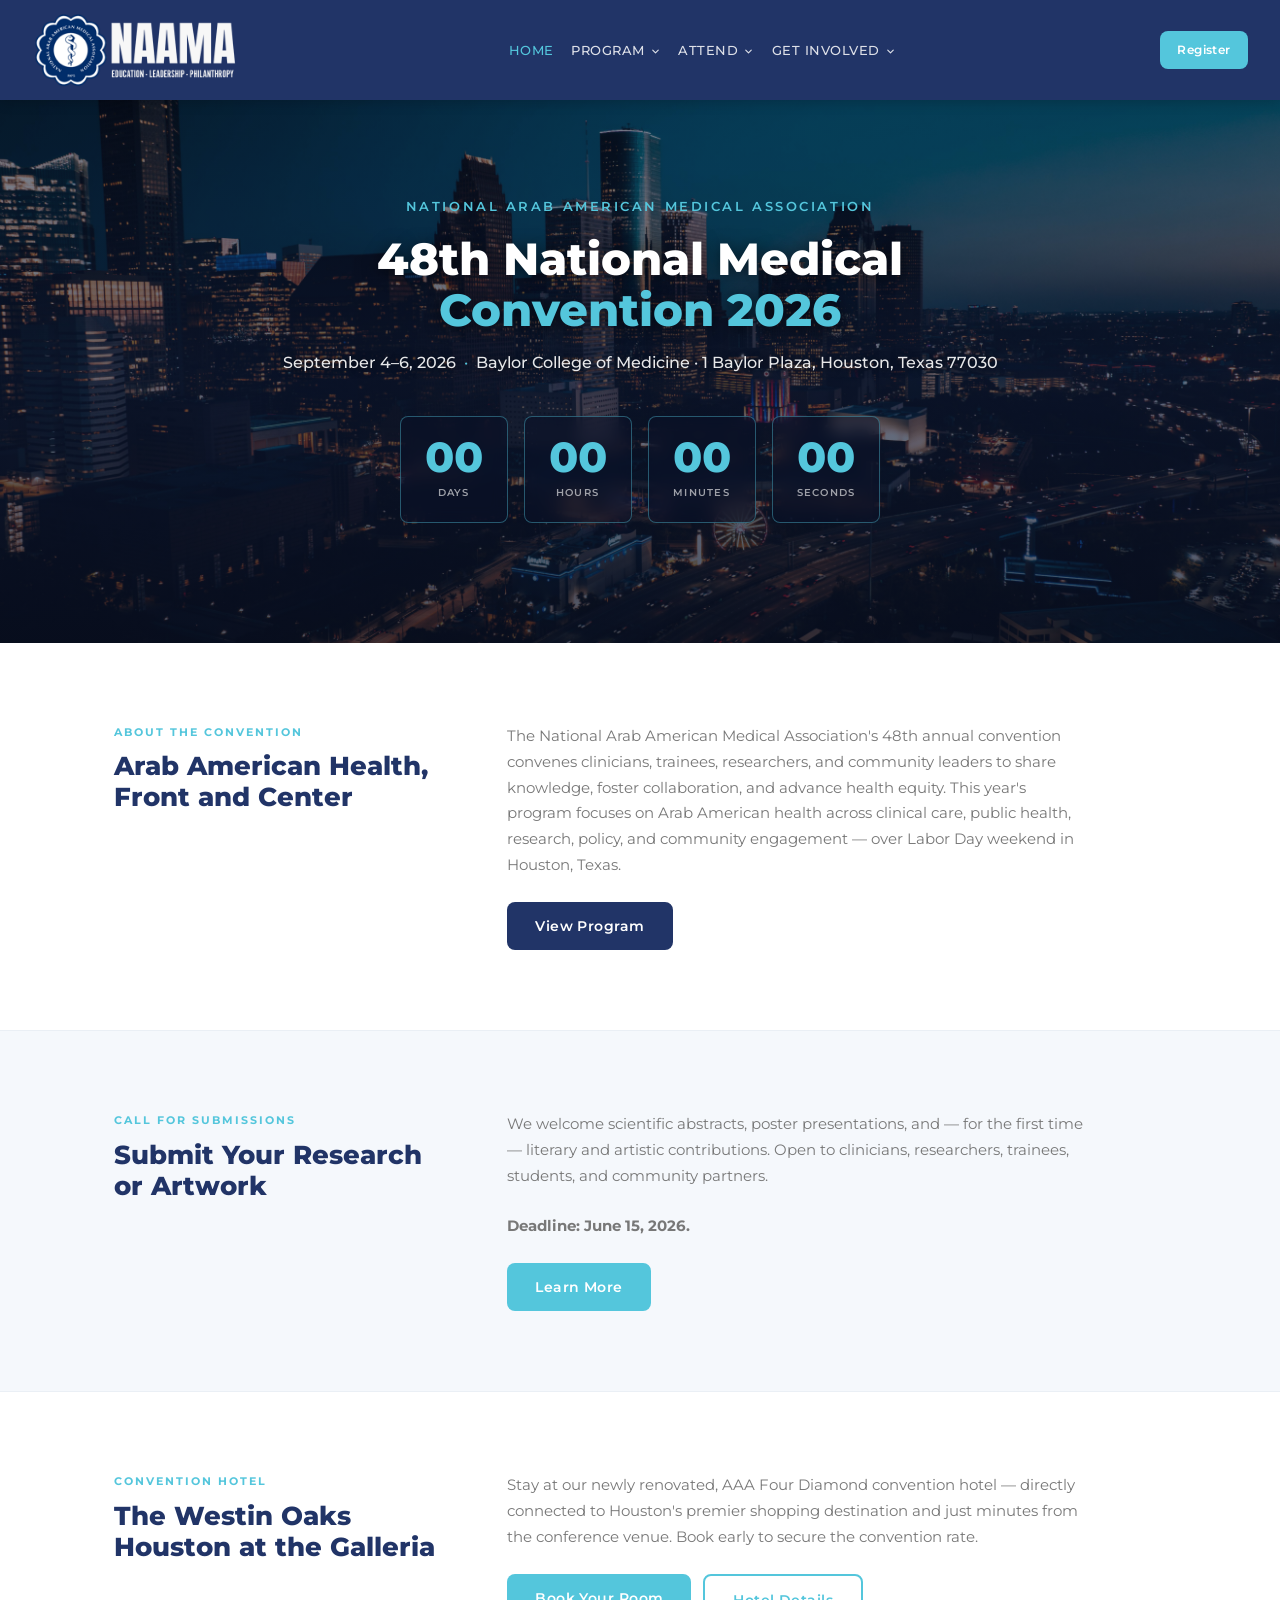
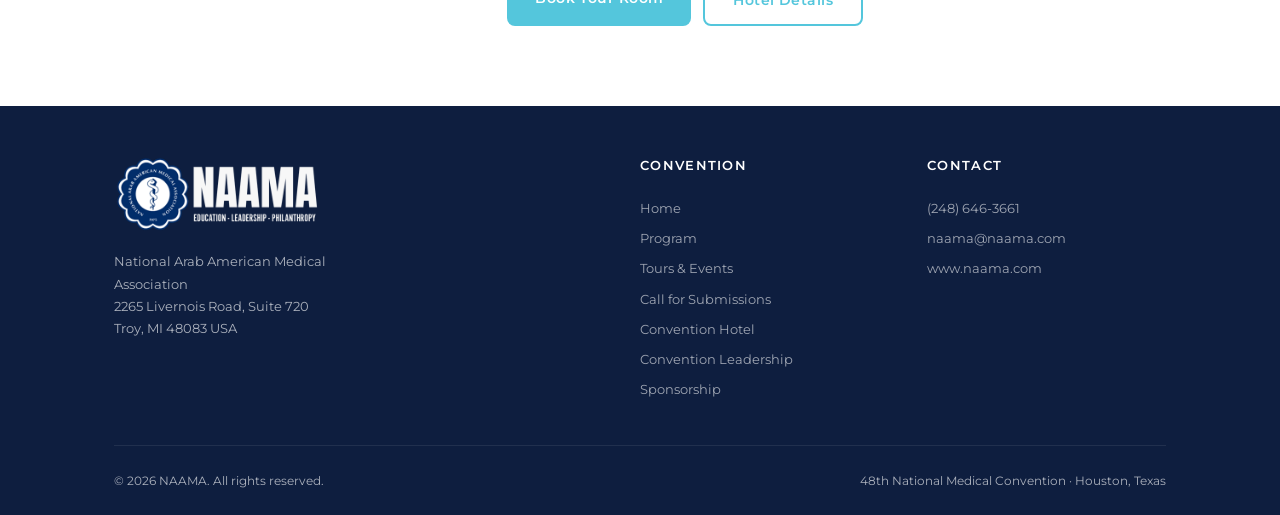
<file: index.html>
<!DOCTYPE html>
<html lang="en">
<head>
  <meta charset="UTF-8" />
  <meta name="viewport" content="width=device-width, initial-scale=1.0" />
  <title>NAAMA 2026 Convention | 48th National Medical Convention – Houston, TX</title>
  <link rel="icon" type="image/png" href="images/naama-favicon.png" />
  <meta name="description" content="Join the National Arab American Medical Association for its 48th National Medical Convention, September 4–6, 2026 in Houston, Texas. Scientific sessions, networking, and discussions on Arab American health equity." />
  <meta name="robots" content="index, follow" />
  <link rel="canonical" href="https://aa4793.github.io/naama-convention-2026/" />

  <!-- Open Graph -->
  <meta property="og:type" content="website" />
  <meta property="og:url" content="https://aa4793.github.io/naama-convention-2026/" />
  <meta property="og:title" content="NAAMA 48th National Medical Convention 2026 | Houston, Texas" />
  <meta property="og:description" content="Join the National Arab American Medical Association for its 48th National Medical Convention, September 4–6, 2026 in Houston, Texas." />
  <meta property="og:image" content="https://aa4793.github.io/naama-convention-2026/images/houston-hero.jpg" />

  <!-- Twitter Card -->
  <meta name="twitter:card" content="summary_large_image" />
  <meta name="twitter:title" content="NAAMA 48th National Medical Convention 2026 | Houston, Texas" />
  <meta name="twitter:description" content="Join the National Arab American Medical Association for its 48th National Medical Convention, September 4–6, 2026 in Houston, Texas." />
  <meta name="twitter:image" content="https://aa4793.github.io/naama-convention-2026/images/houston-hero.jpg" />

  <!-- JSON-LD Event Schema -->
  <script type="application/ld+json">
  {
    "@context": "https://schema.org",
    "@type": "Event",
    "name": "NAAMA 48th National Medical Convention",
    "startDate": "2026-09-04",
    "endDate": "2026-09-06",
    "eventStatus": "https://schema.org/EventScheduled",
    "eventAttendanceMode": "https://schema.org/OfflineEventAttendanceMode",
    "location": {
      "@type": "Place",
      "name": "Baylor College of Medicine",
      "address": {
        "@type": "PostalAddress",
        "streetAddress": "1 Baylor Plaza",
        "addressLocality": "Houston",
        "addressRegion": "TX",
        "postalCode": "77030",
        "addressCountry": "US"
      }
    },
    "image": "https://aa4793.github.io/naama-convention-2026/images/houston-hero.jpg",
    "description": "The 48th National Medical Convention of the National Arab American Medical Association, featuring scientific sessions, networking, and discussions on Arab American health equity.",
    "organizer": {
      "@type": "Organization",
      "name": "National Arab American Medical Association",
      "url": "https://www.naama.com"
    },
    "url": "https://aa4793.github.io/naama-convention-2026/"
  }
  </script>

  <link rel="stylesheet" href="css/naama-site.css" />
</head>
<body>

  <script src="js/nav.js"></script>

  <!-- ── Hero ── -->
  <section class="hero">
    <div class="container">
      <p class="hero__eyebrow">National Arab American Medical Association</p>
      <h1>48th National Medical<br><span>Convention 2026</span></h1>
      <div class="hero__meta">
        <span>September 4–6, 2026</span>
        <span class="sep">·</span>
        <span>Baylor College of Medicine &middot; 1 Baylor Plaza, Houston, Texas 77030</span>
      </div>

      <!-- Countdown -->
      <div class="countdown">
        <div class="countdown__unit">
          <span class="countdown__number" id="cd-days">--</span>
          <span class="countdown__label">Days</span>
        </div>
        <div class="countdown__unit">
          <span class="countdown__number" id="cd-hours">--</span>
          <span class="countdown__label">Hours</span>
        </div>
        <div class="countdown__unit">
          <span class="countdown__number" id="cd-minutes">--</span>
          <span class="countdown__label">Minutes</span>
        </div>
        <div class="countdown__unit">
          <span class="countdown__number" id="cd-seconds">--</span>
          <span class="countdown__label">Seconds</span>
        </div>
      </div>
    </div>
  </section>

  <!-- ── Strip: About ── -->
  <div class="strip">
    <div class="container">
      <div class="strip__inner">
        <div class="strip__heading">
          <div class="strip__label">About the Convention</div>
          <div class="strip__title">Arab American Health, Front and Center</div>
        </div>
        <div class="strip__body">
          <p>
            The National Arab American Medical Association's 48th annual convention convenes
            clinicians, trainees, researchers, and community leaders to share knowledge, foster
            collaboration, and advance health equity. This year's program focuses on Arab American
            health across clinical care, public health, research, policy, and community engagement —
            over Labor Day weekend in Houston, Texas.
          </p>
          <a href="agenda.html" class="btn btn-navy">View Program</a>
        </div>
      </div>
    </div>
  </div>

  <!-- ── Strip: Submissions ── -->
  <div class="strip strip--alt">
    <div class="container">
      <div class="strip__inner">
        <div class="strip__heading">
          <div class="strip__label">Call for Submissions</div>
          <div class="strip__title">Submit Your Research or Artwork</div>
        </div>
        <div class="strip__body">
          <p>
            We welcome scientific abstracts, poster presentations, and — for the first time —
            literary and artistic contributions. Open to clinicians, researchers, trainees,
            students, and community partners.
          </p>
          <p style="margin-top:.75rem;margin-bottom:1.5rem;"><strong>Deadline: June 15, 2026.</strong></p>
          <a href="submissions.html" class="btn btn-primary">Learn More</a>
        </div>
      </div>
    </div>
  </div>

  <!-- ── Strip: Hotel ── -->
  <div class="strip">
    <div class="container">
      <div class="strip__inner">
        <div class="strip__heading">
          <div class="strip__label">Convention Hotel</div>
          <div class="strip__title">The Westin Oaks Houston at the Galleria</div>
        </div>
        <div class="strip__body">
          <p>
            Stay at our newly renovated, AAA Four Diamond convention hotel — directly connected
            to Houston's premier shopping destination and just minutes from the conference venue.
            Book early to secure the convention rate.
          </p>
          <div style="display:flex;gap:.75rem;flex-wrap:wrap;">
            <a href="https://book.passkey.com/event/51253467/owner/3317/home?mobile=false" target="_blank" rel="noopener" class="btn btn-primary">Book Your Room</a>
            <a href="hotel.html" class="btn btn-outline">Hotel Details</a>
          </div>
        </div>
      </div>
    </div>
  </div>

  <!-- ── Footer ── -->
  <footer class="footer">
    <div class="container">
      <div class="footer__inner">
        <div class="footer__brand">
          <img src="images/New2025-WH-NAAMA-Full-logo-corrected-500x188-1.png" alt="NAAMA Logo" />
          <p>National Arab American Medical Association<br>2265 Livernois Road, Suite 720<br>Troy, MI 48083 USA</p>
        </div>
        <div class="footer__col">
          <h4>Convention</h4>
          <a href="index.html">Home</a>
          <a href="agenda.html">Program</a>
          <a href="tours.html">Tours &amp; Events</a>
          <a href="submissions.html">Call for Submissions</a>
          <a href="hotel.html">Convention Hotel</a>
          <a href="leadership.html">Convention Leadership</a>
          <a href="sponsorship.html">Sponsorship</a>
        </div>
        <div class="footer__col">
          <h4>Contact</h4>
          <a href="tel:2486463661">(248) 646-3661</a>
          <a href="mailto:naama@naama.com">naama@naama.com</a>
          <a href="https://www.naama.com" target="_blank" rel="noopener">www.naama.com</a>
        </div>
      </div>
      <div class="footer__bottom">
        <span>&copy; 2026 NAAMA. All rights reserved.</span>
        <span>48th National Medical Convention &middot; Houston, Texas</span>
      </div>
    </div>
  </footer>

  <script>

    // Countdown to September 4, 2026 at 8:00 AM
    function updateCountdown() {
      const target = new Date('2026-09-04T08:00:00').getTime();
      const now    = new Date().getTime();
      const diff   = target - now;

      if (diff <= 0) {
        ['cd-days','cd-hours','cd-minutes','cd-seconds'].forEach(id =>
          document.getElementById(id).textContent = '00'
        );
        return;
      }

      const pad = n => String(n).padStart(2, '0');
      document.getElementById('cd-days').textContent    = pad(Math.floor(diff / 86400000));
      document.getElementById('cd-hours').textContent   = pad(Math.floor((diff % 86400000) / 3600000));
      document.getElementById('cd-minutes').textContent = pad(Math.floor((diff % 3600000) / 60000));
      document.getElementById('cd-seconds').textContent = pad(Math.floor((diff % 60000) / 1000));
    }

    updateCountdown();
    setInterval(updateCountdown, 1000);
  </script>
</body>
</html>
</file>
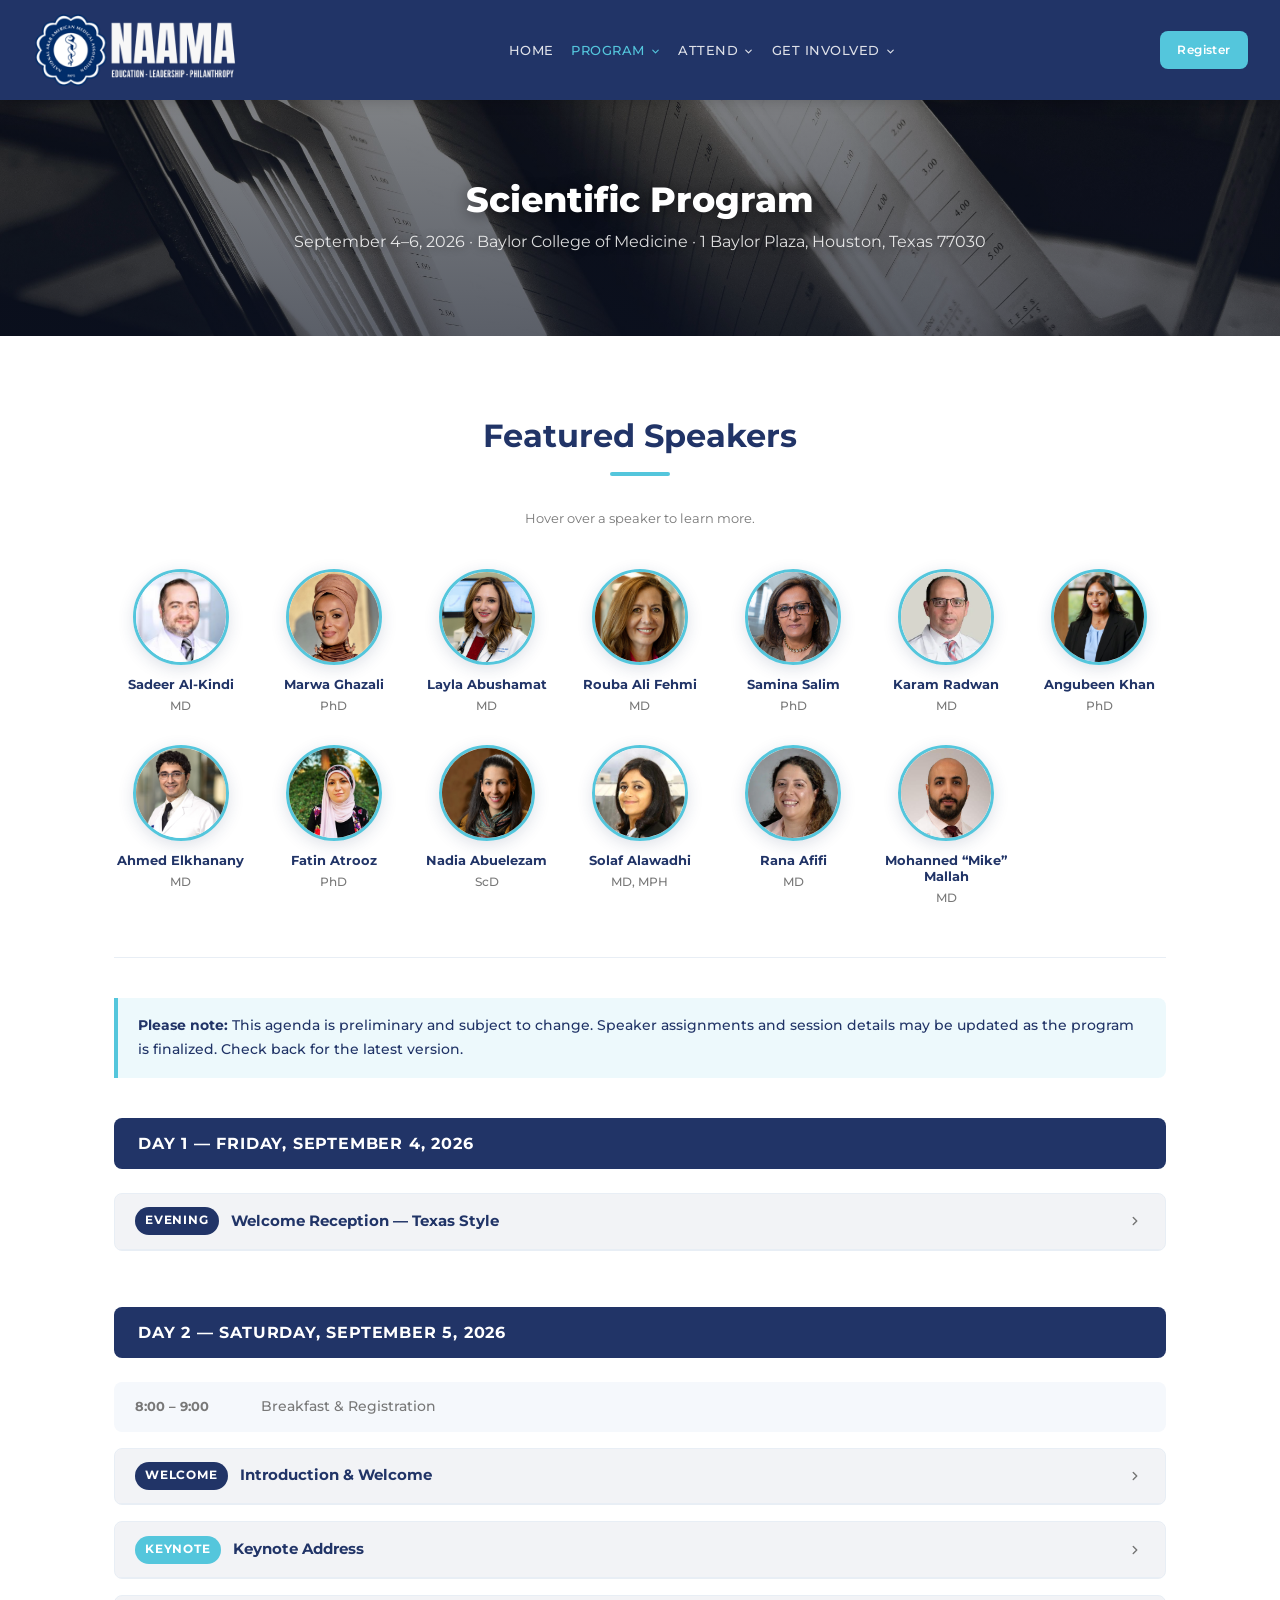
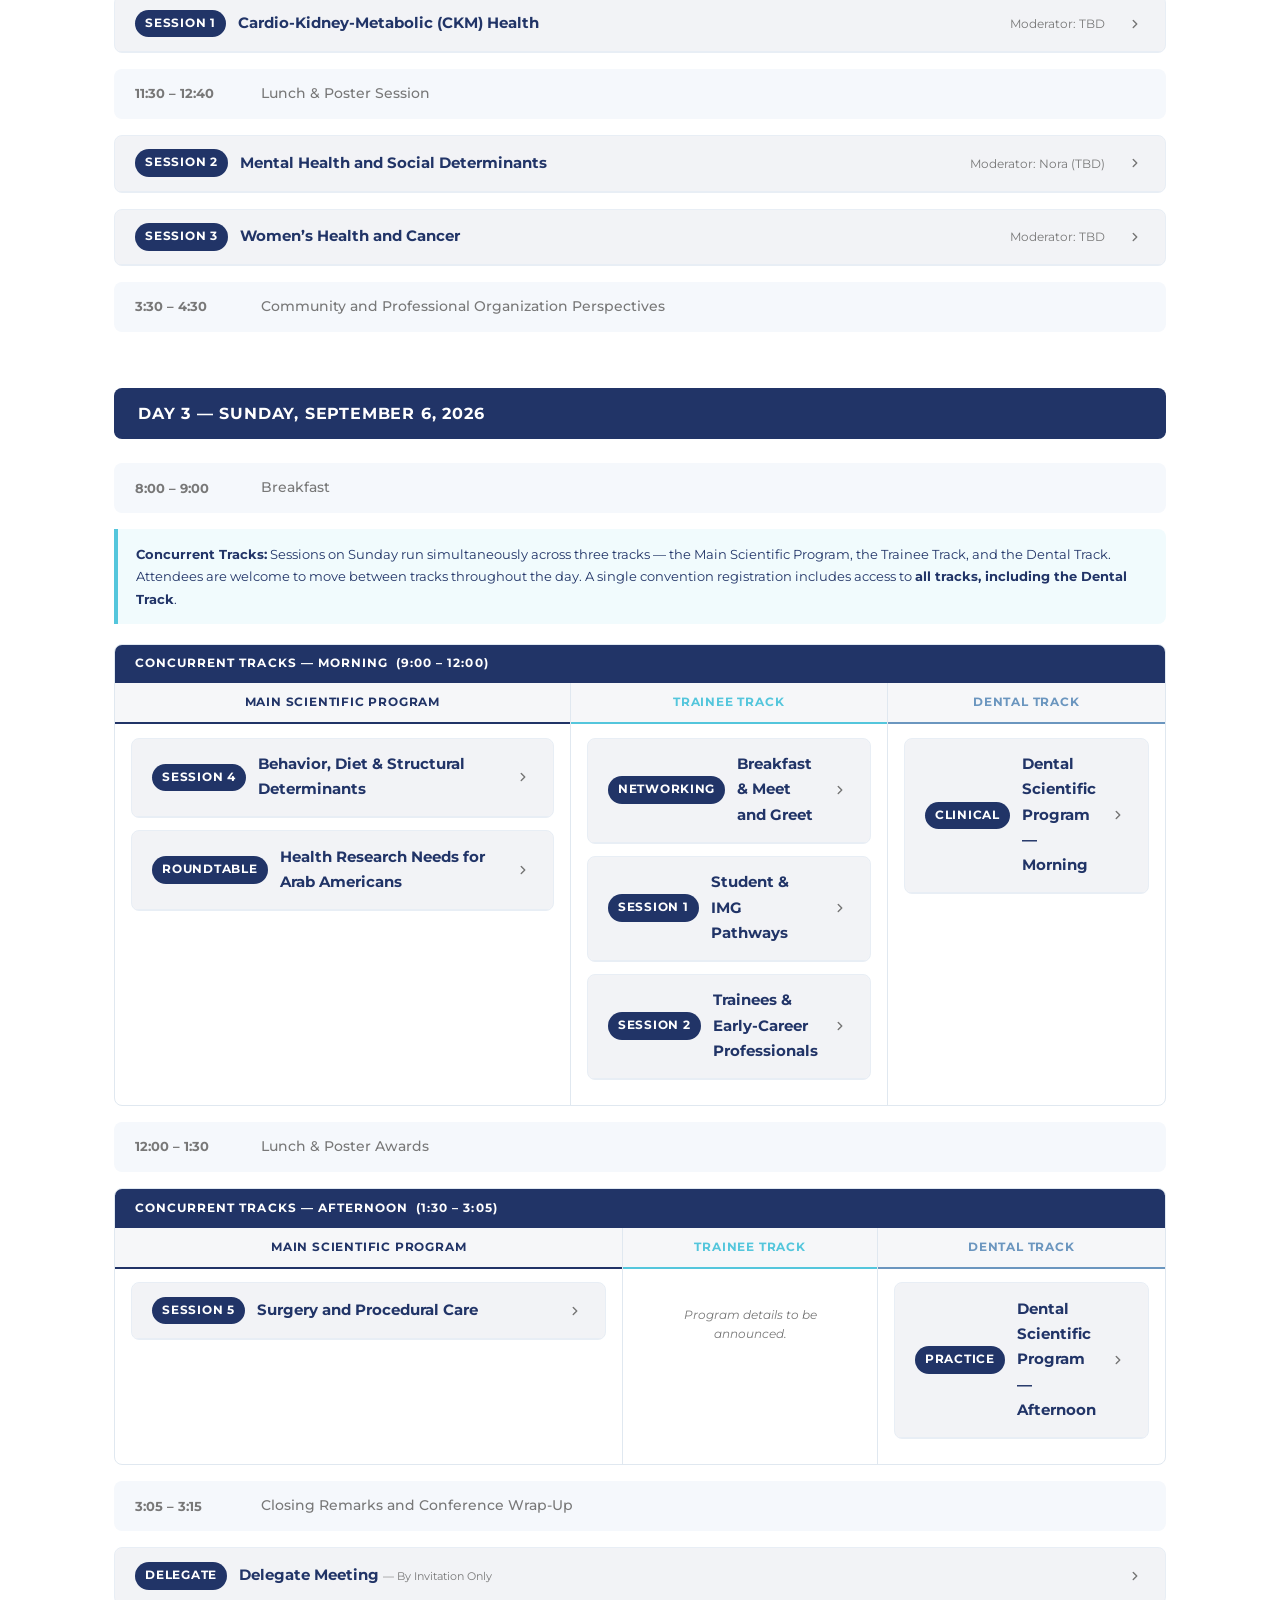
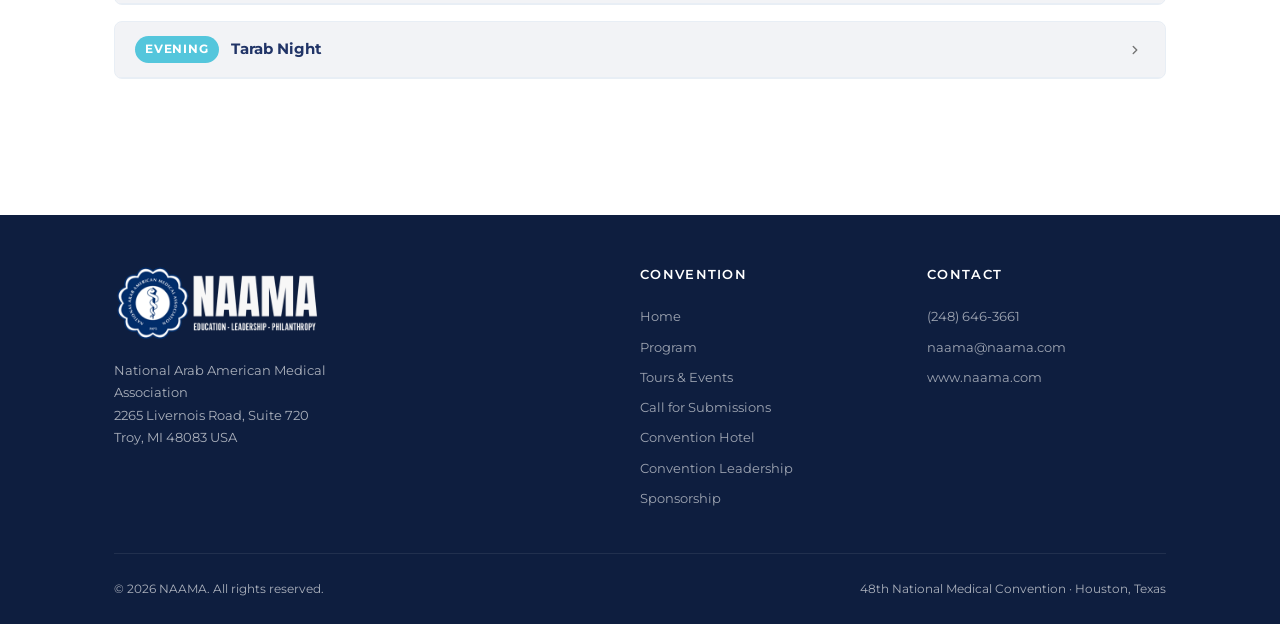
<file: agenda.html>
<!DOCTYPE html>
<html lang="en">
<head>
  <meta charset="UTF-8" />
  <meta name="viewport" content="width=device-width, initial-scale=1.0" />
  <title>Program – NAAMA 2026 Convention | Scientific Sessions & Schedule</title>
  <link rel="icon" type="image/png" href="images/naama-favicon.png" />
  <meta name="description" content="Explore the full scientific program for the NAAMA 48th National Medical Convention, September 4–6, 2026 in Houston, Texas. Sessions on Arab American health, cardiology, mental health, surgery, and more." />
  <meta name="robots" content="index, follow" />
  <link rel="canonical" href="https://aa4793.github.io/naama-convention-2026/agenda.html" />

  <!-- Open Graph -->
  <meta property="og:type" content="website" />
  <meta property="og:url" content="https://aa4793.github.io/naama-convention-2026/agenda.html" />
  <meta property="og:title" content="Program – NAAMA 48th National Medical Convention 2026" />
  <meta property="og:description" content="Explore the full scientific program for the NAAMA 48th National Medical Convention, September 4–6, 2026 in Houston, Texas." />
  <meta property="og:image" content="https://aa4793.github.io/naama-convention-2026/images/houston-hero.jpg" />

  <!-- Twitter Card -->
  <meta name="twitter:card" content="summary_large_image" />
  <meta name="twitter:title" content="Program – NAAMA 48th National Medical Convention 2026" />
  <meta name="twitter:description" content="Explore the full scientific program for the NAAMA 48th National Medical Convention, September 4–6, 2026 in Houston, Texas." />
  <meta name="twitter:image" content="https://aa4793.github.io/naama-convention-2026/images/houston-hero.jpg" />

  <link rel="stylesheet" href="css/naama-site.css" />
</head>
<body>

  <script src="js/nav.js"></script>

  <!-- ── Page Hero ── -->
  <div class="page-hero">
    <div class="page-hero__bg" style="background-image:url('images/agenda.jpg');"></div>
    <div class="page-hero__overlay"></div>
    <div class="container">
      <h1>Scientific Program</h1>
      <p>September 4&ndash;6, 2026 &middot; Baylor College of Medicine &middot; 1 Baylor Plaza, Houston, Texas 77030</p>
    </div>
  </div>

  <!-- ── Agenda Content ── -->
  <section>
    <div class="container">

      <!-- ── Featured Speakers ── -->
      <div class="section-header" style="margin-bottom:1.5rem;">
        <h2>Featured Speakers</h2>
        <div class="divider"></div>
      </div>
      <p style="text-align:center;font-size:.8rem;color:var(--gray);margin-bottom:1.5rem;">Hover over a speaker to learn more.</p>
      <div class="speakers-grid">

        <div class="speaker-card">
          <img class="speaker-card__photo" src="images/Sadeer_al_kindi.jpg" alt="Sadeer Al-Kindi" />
          <div class="speaker-card__name">Sadeer Al-Kindi</div>
          <div class="speaker-card__cred">MD</div>
          <div class="speaker-bio">
            <div class="speaker-bio__name">Sadeer Al-Kindi, MD</div>
            <div class="speaker-bio__text">Associate Professor and Jerold B. Katz Endowed Investigator at Houston Methodist's DeBakey Heart and Vascular Center. Fellowship-trained preventive and imaging cardiologist with over 200 peer-reviewed publications. His research on cardiometabolic disease and cardiovascular risk in diverse populations is central to understanding heart disease disparities in Arab American communities.</div>
          </div>
        </div>

        <div class="speaker-card">
          <img class="speaker-card__photo" src="images/Marwa_Ghazali.jpg" alt="Marwa Ghazali" />
          <div class="speaker-card__name">Marwa Ghazali</div>
          <div class="speaker-card__cred">PhD</div>
          <div class="speaker-bio">
            <div class="speaker-bio__name">Marwa Ghazali, PhD</div>
            <div class="speaker-bio__text">Assistant Professor of Anthropology at Central Washington University specializing in medical anthropology, structural violence, and displacement in MENA communities. Her multi-sited ethnographic research examines health inequalities and the politics of mortality among marginalized Arab and diasporic populations in the U.S. and abroad.</div>
          </div>
        </div>

        <div class="speaker-card">
          <img class="speaker-card__photo" src="images/Layla_Abushamat.jpeg" alt="Layla Abushamat" />
          <div class="speaker-card__name">Layla Abushamat</div>
          <div class="speaker-card__cred">MD</div>
          <div class="speaker-bio">
            <div class="speaker-bio__name">Layla Abushamat, MD</div>
            <div class="speaker-bio__text">Endocrinologist and NIH K23 award recipient at Baylor College of Medicine specializing in the prevention and management of cardiometabolic disease including diabetes, obesity, and dyslipidemia. Her research on cardiometabolic risk in multi-ethnic populations informs our understanding of metabolic health disparities relevant to Arab Americans.</div>
          </div>
        </div>

        <div class="speaker-card">
          <img class="speaker-card__photo" src="images/Rouba_Ali_Fehmi.jpg" alt="Rouba Ali Fehmi" />
          <div class="speaker-card__name">Rouba Ali Fehmi</div>
          <div class="speaker-card__cred">MD</div>
          <div class="speaker-bio">
            <div class="speaker-bio__name">Rouba Ali Fehmi, MD</div>
            <div class="speaker-bio__text">Professor of Pathology and Director of Breast Pathology at the University of Michigan with over 140 publications on cancer progression. Immediate past president of NAAMA and founder of NAAMA NextGen. Her landmark research on Arab American health &mdash; including obesity, HPV, and COVID-19 vaccine attitudes &mdash; was presented at the White House.</div>
          </div>
        </div>

        <div class="speaker-card">
          <img class="speaker-card__photo" src="images/Samina_Salim.jpg" alt="Samina Salim" />
          <div class="speaker-card__name">Samina Salim</div>
          <div class="speaker-card__cred">PhD</div>
          <div class="speaker-bio">
            <div class="speaker-bio__name">Samina Salim, PhD</div>
            <div class="speaker-bio__text">Associate Professor at the University of Houston College of Pharmacy and 2025&ndash;2026 Fulbright U.S. Scholar. Her research bridges behavioral neuroscience and community health, with published studies on post-resettlement health among refugees and mental health outcomes in Arab and Arab American communities.</div>
          </div>
        </div>

        <div class="speaker-card">
          <img class="speaker-card__photo" src="images/Karam_Radwan.webp" alt="Karam Radwan" />
          <div class="speaker-card__name">Karam Radwan</div>
          <div class="speaker-card__cred">MD</div>
          <div class="speaker-bio">
            <div class="speaker-bio__name">Karam Radwan, MD</div>
            <div class="speaker-bio__text">Associate Professor and Section Chief of Child and Adolescent Psychiatry at the University of Chicago Medicine. A graduate of the University of Damascus, his research focuses on global mental health, refugee care, and the neurobiology of emotion in children &mdash; making him a leading voice on Arab American youth psychological wellbeing.</div>
          </div>
        </div>

        <div class="speaker-card">
          <img class="speaker-card__photo" src="images/Angubeen_Khan.jpg" alt="Angubeen Khan" />
          <div class="speaker-card__name">Angubeen Khan</div>
          <div class="speaker-card__cred">PhD</div>
          <div class="speaker-bio">
            <div class="speaker-bio__name">Angubeen Khan, PhD</div>
            <div class="speaker-bio__text">Postdoctoral Research Fellow at the University of Michigan's Population Studies Center. Her intersectional research examines how social norms, religion, and migration context shape the reproductive and sexual health of MENA women. She has published foundational work on intimate partner violence and reproductive coercion among Arab American women in Southeast Michigan.</div>
          </div>
        </div>

        <div class="speaker-card">
          <img class="speaker-card__photo" src="images/Ahmed_Elkhanany.jpeg" alt="Ahmed Elkhanany" />
          <div class="speaker-card__name">Ahmed Elkhanany</div>
          <div class="speaker-card__cred">MD</div>
          <div class="speaker-bio">
            <div class="speaker-bio__name">Ahmed Elkhanany, MD</div>
            <div class="speaker-bio__text">Assistant Professor at the Lester and Sue Smith Breast Center at Baylor College of Medicine specializing in breast oncology and high-risk prevention. Trained at Mayo Clinic, his research on race, ethnicity, and cancer genomics directly informs understanding of cancer disparities in Arab American and other minority populations.</div>
          </div>
        </div>

        <div class="speaker-card">
          <img class="speaker-card__photo" src="images/Fatin_Atrooz.webp" alt="Fatin Atrooz" />
          <div class="speaker-card__name">Fatin Atrooz</div>
          <div class="speaker-card__cred">PhD</div>
          <div class="speaker-bio">
            <div class="speaker-bio__name">Fatin Atrooz, PhD</div>
            <div class="speaker-bio__text">Pharmacology researcher and Fulbright Scholar from Jordan specializing in behavioral neuroscience and stress biology with over 40 publications. She has conducted published research on anxiety and depression prevalence among Houston-based MENA residents and on mental health among Syrian refugees &mdash; bringing essential data to Arab American mental health discourse.</div>
          </div>
        </div>

        <div class="speaker-card">
          <img class="speaker-card__photo" src="images/Nadia_Abuelezam.webp" alt="Nadia Abuelezam" />
          <div class="speaker-card__name">Nadia Abuelezam</div>
          <div class="speaker-card__cred">ScD</div>
          <div class="speaker-bio">
            <div class="speaker-bio__name">Nadia Abuelezam, ScD</div>
            <div class="speaker-bio__text">Assistant Professor at Boston College and one of the nation's foremost researchers dedicated to Arab American health disparities. Holding a ScD from Harvard T.H. Chan School of Public Health, her advocacy for disaggregated MENA health data and publications in leading journals have been instrumental in advancing Arab American health equity nationally.</div>
          </div>
        </div>

        <div class="speaker-card">
          <img class="speaker-card__photo" src="images/Solaf_Alawadhi.jpg" alt="Solaf Alawadhi" />
          <div class="speaker-card__name">Solaf Alawadhi</div>
          <div class="speaker-card__cred">MD, MPH</div>
          <div class="speaker-bio">
            <div class="speaker-bio__name">Solaf Alawadhi, MD, MPH</div>
            <div class="speaker-bio__text">Physician-scientist and Research Scientist in the Department of Surgery at Houston Methodist Hospital with graduate training in Comparative Effectiveness Research from NYU. Her 37 publications focus on kidney disease, transplant access, and risk prediction models to improve outcomes in underserved populations, including Arab Americans.</div>
          </div>
        </div>

        <div class="speaker-card">
          <img class="speaker-card__photo" src="images/Rana_Afifi.webp" alt="Rana Afifi" />
          <div class="speaker-card__name">Rana Afifi</div>
          <div class="speaker-card__cred">MD</div>
          <div class="speaker-bio">
            <div class="speaker-bio__name">Rana Afifi, MD</div>
            <div class="speaker-bio__text">Associate Professor of Vascular Surgery at McGovern Medical School, UTHealth Houston, specializing in acute aortic dissection and cardiovascular outcomes in women. Founder of the Women's Vascular and Cardiac Health Initiative (WVACHI), her population-level research on sex-based cardiovascular disparities addresses the health needs of Arab American women.</div>
          </div>
        </div>

        <div class="speaker-card">
          <img class="speaker-card__photo" src="images/Mohanned_Mike_M_Mallah.jpg" alt="Mohanned Mallah" />
          <div class="speaker-card__name">Mohanned &ldquo;Mike&rdquo; Mallah</div>
          <div class="speaker-card__cred">MD</div>
          <div class="speaker-bio">
            <div class="speaker-bio__name">Mohanned &ldquo;Mike&rdquo; Mallah, MD</div>
            <div class="speaker-bio__text">Double-board certified trauma surgeon and Director of the Global Surgery Program at MUSC. A UNC graduate and former McKinsey healthcare consultant, he has operated in over 55 countries across five continents. His expertise in global surgery and cross-cultural medical care brings an essential international perspective to Arab American health access.</div>
          </div>
        </div>

      </div>

      <hr style="border:none;border-top:1px solid #e8eef5;margin:3rem 0 2.5rem;" />

      <div class="agenda-disclaimer">
        <strong>Please note:</strong> This agenda is preliminary and subject to change.
        Speaker assignments and session details may be updated as the program is finalized.
        Check back for the latest version.
      </div>

      <!-- ════ DAY 0 ════ -->
      <div class="agenda-day">
        <div class="agenda-day__title">Day 1 &mdash; Friday, September 4, 2026</div>

        <div class="agenda-block agenda-session">
          <div class="agenda-session__header" onclick="toggleSession(this)" role="button" aria-expanded="false">
            <span class="agenda-session__badge">Evening</span>
            <span class="agenda-session__title">Welcome Reception &mdash; Texas Style</span>
            <span class="agenda-session__toggle"><svg viewBox="0 0 24 24"><polyline points="6 9 12 15 18 9"/></svg></span>
          </div>
          <div class="agenda-session__body collapsed">
            <div class="agenda-session__summary">6:00 &ndash; 9:00 PM &middot; The Westin Oaks Houston at the Galleria</div>
            <div class="agenda-special" style="border-top-color:var(--teal);">
              <span class="agenda-special__time">6:00 &ndash; 9:00 PM</span>
              <div>
                <div class="agenda-special__title">Texas-Style Welcome Reception</div>
                <div class="agenda-special__sub" style="margin-bottom:.6rem;">The Westin Oaks Houston at the Galleria</div>
                <p style="font-size:.82rem;color:var(--gray);line-height:1.6;margin-bottom:.6rem;">
                  Kick off the convention with an evening of Texas hospitality, featuring a fun Western theme complete with cowboy hats, boots, and bandanas to help you dress the part of a true Texan.
                </p>
                <p style="font-size:.82rem;color:var(--gray);line-height:1.6;margin:0;">
                  Enjoy a selection of hors d&rsquo;oeuvres and beverages while networking and celebrating with fellow attendees in a relaxed and festive atmosphere.
                </p>
              </div>
            </div>
          </div>
        </div>
      </div>

      <!-- ════ DAY 1 ════ -->
      <div class="agenda-day">
        <div class="agenda-day__title">Day 2 &mdash; Saturday, September 5, 2026</div>

        <div class="agenda-block agenda-block--break">
          <span class="time">8:00 &ndash; 9:00</span>
          <span class="label">Breakfast &amp; Registration</span>
        </div>

        <!-- Welcome -->
        <div class="agenda-block agenda-session">
          <div class="agenda-session__header" onclick="toggleSession(this)" role="button" aria-expanded="false">
            <span class="agenda-session__badge">Welcome</span>
            <span class="agenda-session__title">Introduction &amp; Welcome</span>
            <span class="agenda-session__toggle"><svg viewBox="0 0 24 24"><polyline points="6 9 12 15 18 9"/></svg></span>
          </div>
          <div class="agenda-session__body collapsed">
            <div class="agenda-special">
              <span class="agenda-special__time">9:00 &ndash; 9:05</span>
              <div>
                <div class="agenda-special__title">Introduction &amp; Welcome</div>
                <div class="agenda-special__sub">Sadeer Al-Kindi</div>
              </div>
            </div>
          </div>
        </div>

        <!-- Keynote -->
        <div class="agenda-block agenda-session">
          <div class="agenda-session__header" onclick="toggleSession(this)" role="button" aria-expanded="false">
            <span class="agenda-session__badge" style="background:var(--teal);">Keynote</span>
            <span class="agenda-session__title">Keynote Address</span>
            <span class="agenda-session__toggle"><svg viewBox="0 0 24 24"><polyline points="6 9 12 15 18 9"/></svg></span>
          </div>
          <div class="agenda-session__body collapsed">
            <div class="agenda-special" style="border-top-color:var(--steel);">
              <span class="agenda-special__time">9:05 &ndash; 9:35</span>
              <div>
                <div class="agenda-special__title">Keynote Address</div>
                <div class="agenda-special__sub" style="font-style:italic;margin-bottom:.25rem;">
                  &ldquo;Living at the Margins: Displacement, Structural Violence, and Health in Arab and Diasporic Communities&rdquo;
                </div>
                <div class="agenda-special__sub">Marwa Ghazali, PhD &mdash; 25 min + 5 min Q&amp;A</div>
              </div>
            </div>
          </div>
        </div>

        <!-- Session 1 -->
        <div class="agenda-block agenda-session">
          <div class="agenda-session__header" onclick="toggleSession(this)" role="button" aria-expanded="false">
            <span class="agenda-session__badge">Session 1</span>
            <span class="agenda-session__title">Cardio-Kidney-Metabolic (CKM) Health</span>
            <span class="agenda-session__moderator">Moderator: TBD</span>
            <span class="agenda-session__toggle"><svg viewBox="0 0 24 24"><polyline points="6 9 12 15 18 9"/></svg></span>
          </div>
          <div class="agenda-session__body collapsed">
            <div class="agenda-session__summary">Examining cardiovascular, kidney, and metabolic disease burden, risk factors, and disparities in Arab American communities.</div>
            <div class="agenda-talk">
              <span class="agenda-talk__time">9:40 &ndash; 10:00</span>
              <div>
                <div class="agenda-talk__title">Cardio-Kidney-Metabolic Disease in Arab Americans: Epidemiology, Gaps, and Opportunities</div>
                <div class="agenda-talk__speaker">Sadeer Al-Kindi, MD</div>
              </div>
            </div>
            <div class="agenda-talk">
              <span class="agenda-talk__time">10:00 &ndash; 10:20</span>
              <div>
                <div class="agenda-talk__title">Diabetes Risk, Control, and Disparities in Arab American Communities</div>
                <div class="agenda-talk__speaker">Samar A. Nasser, PhD</div>
              </div>
            </div>
            <div class="agenda-talk">
              <span class="agenda-talk__time">10:20 &ndash; 10:40</span>
              <div>
                <div class="agenda-talk__title">Obesity, Metabolic Health, and Cultural Context in Arab American Populations</div>
                <div class="agenda-talk__speaker">Layla Abushamat, MD</div>
              </div>
            </div>
            <div class="agenda-talk">
              <span class="agenda-talk__time">10:40 &ndash; 11:15</span>
              <div>
                <div class="agenda-talk__title">Panel Discussion and Q&amp;A</div>
              </div>
            </div>
            <div class="agenda-talk">
              <span class="agenda-talk__time">11:15 &ndash; 11:30</span>
              <div>
                <div class="agenda-talk__title">NAAMA NextGen Presentation</div>
                <div class="agenda-talk__speaker">Rouba Ali Fehmi, MD</div>
              </div>
            </div>
          </div>
        </div>

        <div class="agenda-block agenda-block--break">
          <span class="time">11:30 &ndash; 12:40</span>
          <span class="label">Lunch &amp; Poster Session</span>
        </div>

        <!-- Session 2 -->
        <div class="agenda-block agenda-session">
          <div class="agenda-session__header" onclick="toggleSession(this)" role="button" aria-expanded="false">
            <span class="agenda-session__badge">Session 2</span>
            <span class="agenda-session__title">Mental Health and Social Determinants</span>
            <span class="agenda-session__moderator">Moderator: Nora (TBD)</span>
            <span class="agenda-session__toggle"><svg viewBox="0 0 24 24"><polyline points="6 9 12 15 18 9"/></svg></span>
          </div>
          <div class="agenda-session__body collapsed">
            <div class="agenda-session__summary">Exploring stress, trauma, substance use, and psychological wellbeing among Arab and MENA American populations.</div>
            <div class="agenda-talk">
              <span class="agenda-talk__time">12:40 &ndash; 1:00</span>
              <div>
                <div class="agenda-talk__title">Stress, Trauma, and Mental Health in Arab and MENA Communities</div>
                <div class="agenda-talk__speaker">Samina Salim, PhD</div>
              </div>
            </div>
            <div class="agenda-talk">
              <span class="agenda-talk__time">1:00 &ndash; 1:20</span>
              <div>
                <div class="agenda-talk__title">Honor, Family, and Substance Use Risk Among Arab and MENA American Youth</div>
                <div class="agenda-talk__speaker">Speaker: TBD</div>
              </div>
            </div>
            <div class="agenda-talk">
              <span class="agenda-talk__time">1:20 &ndash; 1:40</span>
              <div>
                <div class="agenda-talk__title">Measuring What Matters: Stigma, Well-Being, Identity, and Mental Health</div>
                <div class="agenda-talk__speaker">Karam Radwan, MD</div>
              </div>
            </div>
            <div class="agenda-talk">
              <span class="agenda-talk__time">1:40 &ndash; 2:10</span>
              <div>
                <div class="agenda-talk__title">Panel Discussion and Q&amp;A</div>
              </div>
            </div>
          </div>
        </div>

        <!-- Session 3 -->
        <div class="agenda-block agenda-session">
          <div class="agenda-session__header" onclick="toggleSession(this)" role="button" aria-expanded="false">
            <span class="agenda-session__badge">Session 3</span>
            <span class="agenda-session__title">Women&rsquo;s Health and Cancer</span>
            <span class="agenda-session__moderator">Moderator: TBD</span>
            <span class="agenda-session__toggle"><svg viewBox="0 0 24 24"><polyline points="6 9 12 15 18 9"/></svg></span>
          </div>
          <div class="agenda-session__body collapsed">
            <div class="agenda-session__summary">Addressing reproductive health, family violence, cancer genetics, and screening disparities in Arab American women.</div>
            <div class="agenda-talk">
              <span class="agenda-talk__time">2:10 &ndash; 2:30</span>
              <div>
                <div class="agenda-talk__title">Reproductive Autonomy, Family Violence, and Structural Barriers to Health</div>
                <div class="agenda-talk__speaker">Angubeen Khan, PhD</div>
              </div>
            </div>
            <div class="agenda-talk">
              <span class="agenda-talk__time">2:30 &ndash; 2:50</span>
              <div>
                <div class="agenda-talk__title">Cancer Genetics in Arab American Populations</div>
                <div class="agenda-talk__speaker">Ahmed Elkhanany, MD</div>
              </div>
            </div>
            <div class="agenda-talk">
              <span class="agenda-talk__time">2:50 &ndash; 3:10</span>
              <div>
                <div class="agenda-talk__title">Cancer Prevention and Screening Disparities</div>
                <div class="agenda-talk__speaker">Speaker: TBD</div>
              </div>
            </div>
            <div class="agenda-talk">
              <span class="agenda-talk__time">3:10 &ndash; 3:30</span>
              <div>
                <div class="agenda-talk__title">Panel Discussion and Q&amp;A</div>
              </div>
            </div>
          </div>
        </div>

        <div class="agenda-block agenda-block--break">
          <span class="time">3:30 &ndash; 4:30</span>
          <span class="label">Community and Professional Organization Perspectives</span>
        </div>
      </div>

      <!-- ════ DAY 2 ════ -->
      <div class="agenda-day">
        <div class="agenda-day__title">Day 3 &mdash; Sunday, September 6, 2026</div>

        <div class="agenda-block agenda-block--break">
          <span class="time">8:00 &ndash; 9:00</span>
          <span class="label">Breakfast</span>
        </div>

        <div class="concurrent-note">
          <strong>Concurrent Tracks:</strong> Sessions on Sunday run simultaneously across three tracks &mdash; the Main Scientific Program, the Trainee Track, and the Dental Track. Attendees are welcome to move between tracks throughout the day. A single convention registration includes access to <strong>all tracks, including the Dental Track</strong>.
        </div>

        <!-- ── Morning Concurrent Block ── -->
        <div class="concurrent-wrapper">
          <div class="concurrent-label">Concurrent Tracks &mdash; Morning &nbsp;(9:00 &ndash; 12:00)</div>
          <div class="concurrent-grid">

            <div class="concurrent-track concurrent-track--main">
              <div class="concurrent-track__header">Main Scientific Program</div>
              <div class="concurrent-track__body">

                <div class="agenda-block agenda-session" style="margin-bottom:.75rem;">
                  <div class="agenda-session__header" onclick="toggleSession(this)" role="button" aria-expanded="false">
                    <span class="agenda-session__badge">Session 4</span>
                    <span class="agenda-session__title">Behavior, Diet &amp; Structural Determinants</span>
                    <span class="agenda-session__toggle"><svg viewBox="0 0 24 24"><polyline points="6 9 12 15 18 9"/></svg></span>
                  </div>
                  <div class="agenda-session__body collapsed">
                    <div class="agenda-session__summary">Investigating physical activity, nutrition, tobacco use, and community-driven approaches to MENA health equity.</div>
                    <div class="agenda-talk">
                      <span class="agenda-talk__time">9:00 &ndash; 9:20</span>
                      <div>
                        <div class="agenda-talk__title">Moving Matters: Physical Activity and Health in Arab Communities</div>
                        <div class="agenda-talk__speaker">Speaker: TBD</div>
                      </div>
                    </div>
                    <div class="agenda-talk">
                      <span class="agenda-talk__time">9:20 &ndash; 9:40</span>
                      <div>
                        <div class="agenda-talk__title">Food, Culture, and Health: Rethinking Nutrition in Arab Communities</div>
                        <div class="agenda-talk__speaker">Speaker: TBD</div>
                      </div>
                    </div>
                    <div class="agenda-talk">
                      <span class="agenda-talk__time">9:40 &ndash; 10:00</span>
                      <div>
                        <div class="agenda-talk__title">Tobacco, Waterpipe Use, and Emerging Risks in Arab Immigrant Communities</div>
                        <div class="agenda-talk__speaker">Fatin Atrooz, PhD</div>
                      </div>
                    </div>
                    <div class="agenda-talk">
                      <span class="agenda-talk__time">10:00 &ndash; 10:20</span>
                      <div>
                        <div class="agenda-talk__title">Community-Driven Epidemiology &amp; Engagement to Advance MENA Health Equity</div>
                        <div class="agenda-talk__speaker">Nadia Abuelezam, ScD</div>
                      </div>
                    </div>
                    <div class="agenda-talk">
                      <span class="agenda-talk__time">10:20 &ndash; 10:35</span>
                      <div>
                        <div class="agenda-talk__title">Panel Discussion and Q&amp;A</div>
                      </div>
                    </div>
                  </div>
                </div>

                <div class="agenda-block agenda-session">
                  <div class="agenda-session__header" onclick="toggleSession(this)" role="button" aria-expanded="false">
                    <span class="agenda-session__badge">Roundtable</span>
                    <span class="agenda-session__title">Health Research Needs for Arab Americans</span>
                    <span class="agenda-session__toggle"><svg viewBox="0 0 24 24"><polyline points="6 9 12 15 18 9"/></svg></span>
                  </div>
                  <div class="agenda-session__body collapsed">
                    <div class="agenda-session__summary">A collaborative dialogue on research priorities, data infrastructure, policy translation, and community trust for Arab American health equity.</div>
                    <div class="agenda-special" style="border-top-color:var(--steel);">
                      <span class="agenda-special__time">10:35 &ndash; 12:00</span>
                      <div>
                        <div class="agenda-special__title">Lessons Learned from Ethnic-Based Research</div>
                        <div class="agenda-special__sub">Panelists: TBD</div>
                        <ul class="roundtable-topics">
                          <li>Priority research gaps</li>
                          <li>Data infrastructure</li>
                          <li>Policy translation</li>
                          <li>Community trust and engagement</li>
                        </ul>
                      </div>
                    </div>
                  </div>
                </div>

              </div>
            </div>

            <div class="concurrent-track concurrent-track--nextgen">
              <div class="concurrent-track__header">Trainee Track</div>
              <div class="concurrent-track__body">

                <!-- Networking -->
                <div class="agenda-block agenda-session" style="margin-bottom:.75rem;">
                  <div class="agenda-session__header" onclick="toggleSession(this)" role="button" aria-expanded="false">
                    <span class="agenda-session__badge">Networking</span>
                    <span class="agenda-session__title">Breakfast &amp; Meet and Greet</span>
                    <span class="agenda-session__toggle"><svg viewBox="0 0 24 24"><polyline points="6 9 12 15 18 9"/></svg></span>
                  </div>
                  <div class="agenda-session__body collapsed">
                    <div class="agenda-session__summary">8:00 &ndash; 8:45 AM &mdash; informal networking over breakfast to open the Trainee Track.</div>
                    <div class="agenda-talk">
                      <span class="agenda-talk__time">Hosts</span>
                      <div>
                        <div class="agenda-talk__speaker">Sherif Zaffran, MD</div>
                        <div class="agenda-talk__speaker">Nidal Moukaddam, MD</div>
                        <div class="agenda-talk__speaker">Chadi Calarge, MD</div>
                        <div class="agenda-talk__speaker">Ahmed Thabet, MD</div>
                      </div>
                    </div>
                  </div>
                </div>

                <!-- Session I -->
                <div class="agenda-block agenda-session" style="margin-bottom:.75rem;">
                  <div class="agenda-session__header" onclick="toggleSession(this)" role="button" aria-expanded="false">
                    <span class="agenda-session__badge">Session 1</span>
                    <span class="agenda-session__title">Student &amp; IMG Pathways</span>
                    <span class="agenda-session__toggle"><svg viewBox="0 0 24 24"><polyline points="6 9 12 15 18 9"/></svg></span>
                  </div>
                  <div class="agenda-session__body collapsed">
                    <div class="agenda-session__summary">Pre-Med, Medical Students, Nursing, Pharmacy, IMGs &mdash; panel discussion on pathways into medicine and residency. 8:45 &ndash; 10:15 AM</div>
                    <div class="agenda-talk">
                      <span class="agenda-talk__time">Moderator</span>
                      <div>
                        <div class="agenda-talk__title">Yacoub Khatab, MD</div>
                      </div>
                    </div>
                    <div class="agenda-talk">
                      <span class="agenda-talk__time">Panelists</span>
                      <div>
                        <div class="agenda-talk__speaker">Suzan Skef, MD, MS</div>
                        <div class="agenda-talk__speaker">Reem Al-Dallal, MD</div>
                        <div class="agenda-talk__speaker">Abdalla Sherif Radwan, PhD</div>
                        <div class="agenda-talk__speaker">Marwan Yared, MD</div>
                        <div class="agenda-talk__speaker">Zaid Almubaid, MS4</div>
                      </div>
                    </div>
                    <ul class="nextgen-topics" style="margin-top:.75rem;">
                      <li>What makes a competitive residency applicant</li>
                      <li>Leadership opportunities during medical school</li>
                      <li>Sub-Internship (Sub-I) rotations: timing and selection</li>
                      <li>Pre-Med pathways overview</li>
                      <li>Mentorship during medical school</li>
                      <li>Research opportunities for medical students</li>
                      <li>Is a gap year necessary? Pros and cons</li>
                      <li>International medical graduates (IMG): pathways to training in the U.S.</li>
                    </ul>
                  </div>
                </div>

                <!-- Session II -->
                <div class="agenda-block agenda-session">
                  <div class="agenda-session__header" onclick="toggleSession(this)" role="button" aria-expanded="false">
                    <span class="agenda-session__badge">Session 2</span>
                    <span class="agenda-session__title">Trainees &amp; Early-Career Professionals</span>
                    <span class="agenda-session__toggle"><svg viewBox="0 0 24 24"><polyline points="6 9 12 15 18 9"/></svg></span>
                  </div>
                  <div class="agenda-session__body collapsed">
                    <div class="agenda-session__summary">Residents, Fellows &amp; Early-Career Professionals &mdash; panel discussion on career navigation and growth. 10:30 AM &ndash; 12:00 PM</div>
                    <div class="agenda-talk">
                      <span class="agenda-talk__time">Moderator</span>
                      <div>
                        <div class="agenda-talk__title">Shaimaa El-Zamly, MD</div>
                      </div>
                    </div>
                    <div class="agenda-talk">
                      <span class="agenda-talk__time">Panelists</span>
                      <div>
                        <div class="agenda-talk__speaker">Sadeer Al-Kindi, MD</div>
                        <div class="agenda-talk__speaker">Mahmood Dweik, MD</div>
                        <div class="agenda-talk__speaker">Khaled Al Sayes, MD</div>
                        <div class="agenda-talk__speaker">Omid Jalali, MD</div>
                        <div class="agenda-talk__speaker">Jean Michel Saad, MD</div>
                      </div>
                    </div>
                    <ul class="nextgen-topics" style="margin-top:.75rem;">
                      <li>Fellowship choices and application strategies</li>
                      <li>The role of mentorship during residency and fellowship</li>
                      <li>Pathways into academic medicine and research</li>
                      <li>Building a research niche and mentorship networks</li>
                      <li>Funding strategies for early-career investigators</li>
                      <li>Career pathways and long-term growth</li>
                    </ul>
                  </div>
                </div>

              </div>
            </div>

            <div class="concurrent-track concurrent-track--dental">
              <div class="concurrent-track__header">Dental Track</div>
              <div class="concurrent-track__body">

                <div class="agenda-block agenda-session">
                  <div class="agenda-session__header" onclick="toggleSession(this)" role="button" aria-expanded="false">
                    <span class="agenda-session__badge">Clinical</span>
                    <span class="agenda-session__title">Dental Scientific Program &mdash; Morning</span>
                    <span class="agenda-session__toggle"><svg viewBox="0 0 24 24"><polyline points="6 9 12 15 18 9"/></svg></span>
                  </div>
                  <div class="agenda-session__body collapsed">
                    <div class="agenda-session__summary">Bringing oral health into the Arab American medical community. Organized and moderated by Bader Abdeen, DDS, MSD.</div>
                    <div class="agenda-talk">
                      <span class="agenda-talk__time">9:00 &ndash; 9:15</span>
                      <div>
                        <div class="agenda-talk__title">Welcome &amp; Introduction</div>
                        <div class="agenda-talk__speaker">Dr. Bader Abdeen</div>
                      </div>
                    </div>
                    <div class="agenda-talk">
                      <span class="agenda-talk__time">9:15 &ndash; 10:00</span>
                      <div>
                        <div class="agenda-talk__title">Breathe, Grow, Thrive: Facial Development and the Airway from Childhood</div>
                        <div class="agenda-talk__speaker">Dr. Wael Kannan</div>
                      </div>
                    </div>
                    <div class="agenda-talk">
                      <span class="agenda-talk__time">10:00 &ndash; 10:45</span>
                      <div>
                        <div class="agenda-talk__title">Prepared, Not Panicked: A Practical Approach to Medical Emergencies in Dental Practice</div>
                        <div class="agenda-talk__speaker">Dr. Nagi Demian</div>
                      </div>
                    </div>
                    <div class="agenda-talk">
                      <span class="agenda-talk__time">10:45 &ndash; 11:00</span>
                      <div>
                        <div class="agenda-talk__title">Break</div>
                      </div>
                    </div>
                    <div class="agenda-talk">
                      <span class="agenda-talk__time">11:00 &ndash; 11:45</span>
                      <div>
                        <div class="agenda-talk__title">Beyond the Traditional Denture: Implant-Retained Overdentures in Full-Arch Restoration</div>
                        <div class="agenda-talk__speaker">Dr. Mohammad Koutrach</div>
                      </div>
                    </div>
                    <div class="agenda-talk">
                      <span class="agenda-talk__time">11:45 &ndash; 12:00</span>
                      <div>
                        <div class="agenda-talk__title">Morning Q&amp;A</div>
                        <div class="agenda-talk__speaker">All clinical speakers</div>
                      </div>
                    </div>
                  </div>
                </div>

              </div>
            </div>

          </div>
        </div>

        <div class="agenda-block agenda-block--break">
          <span class="time">12:00 &ndash; 1:30</span>
          <span class="label">Lunch &amp; Poster Awards</span>
        </div>

        <!-- ── Afternoon Concurrent Block ── -->
        <div class="concurrent-wrapper">
          <div class="concurrent-label">Concurrent Tracks &mdash; Afternoon &nbsp;(1:30 &ndash; 3:05)</div>
          <div class="concurrent-grid">

            <div class="concurrent-track concurrent-track--main">
              <div class="concurrent-track__header">Main Scientific Program</div>
              <div class="concurrent-track__body">

                <div class="agenda-block agenda-session">
                  <div class="agenda-session__header" onclick="toggleSession(this)" role="button" aria-expanded="false">
                    <span class="agenda-session__badge">Session 5</span>
                    <span class="agenda-session__title">Surgery and Procedural Care</span>
                    <span class="agenda-session__toggle"><svg viewBox="0 0 24 24"><polyline points="6 9 12 15 18 9"/></svg></span>
                  </div>
                  <div class="agenda-session__body collapsed">
                    <div class="agenda-session__summary">Examining equity and access in transplantation, surgical care, and global surgery for Arab and MENA communities.</div>
                    <div class="agenda-talk">
                      <span class="agenda-talk__time">1:30 &ndash; 1:50</span>
                      <div>
                        <div class="agenda-talk__title">Transplantation, Equity, and Access in Arab and MENA Populations</div>
                        <div class="agenda-talk__speaker">Solaf Alawadhi, MD, MPH</div>
                      </div>
                    </div>
                    <div class="agenda-talk">
                      <span class="agenda-talk__time">1:50 &ndash; 2:10</span>
                      <div>
                        <div class="agenda-talk__title">Beyond the Numbers: Advancing Equity in Surgical Care of MENA Communities</div>
                        <div class="agenda-talk__speaker">Rana Afifi, MD</div>
                      </div>
                    </div>
                    <div class="agenda-talk">
                      <span class="agenda-talk__time">2:10 &ndash; 2:30</span>
                      <div>
                        <div class="agenda-talk__title">Global Surgery in 2026: Challenges and Opportunities</div>
                        <div class="agenda-talk__speaker">Mohanned &ldquo;Mike&rdquo; M. Mallah, MD</div>
                      </div>
                    </div>
                    <div class="agenda-talk">
                      <span class="agenda-talk__time">2:30 &ndash; 2:50</span>
                      <div>
                        <div class="agenda-talk__title">Uniting for Surgical Equity: NAAS and NAAMA as Collaborative Partners</div>
                        <div class="agenda-talk__speaker">Speaker: TBD</div>
                      </div>
                    </div>
                    <div class="agenda-talk">
                      <span class="agenda-talk__time">2:50 &ndash; 3:05</span>
                      <div>
                        <div class="agenda-talk__title">Panel Discussion and Q&amp;A</div>
                      </div>
                    </div>
                  </div>
                </div>

              </div>
            </div>

            <div class="concurrent-track concurrent-track--nextgen">
              <div class="concurrent-track__header">Trainee Track</div>
              <div class="concurrent-track__body">
                <p class="concurrent-track__tba">Program details to be announced.</p>
              </div>
            </div>

            <div class="concurrent-track concurrent-track--dental">
              <div class="concurrent-track__header">Dental Track</div>
              <div class="concurrent-track__body">

                <div class="agenda-block agenda-session">
                  <div class="agenda-session__header" onclick="toggleSession(this)" role="button" aria-expanded="false">
                    <span class="agenda-session__badge">Practice</span>
                    <span class="agenda-session__title">Dental Scientific Program &mdash; Afternoon</span>
                    <span class="agenda-session__toggle"><svg viewBox="0 0 24 24"><polyline points="6 9 12 15 18 9"/></svg></span>
                  </div>
                  <div class="agenda-session__body collapsed">
                    <div class="agenda-session__summary">Clinical &amp; practice session &mdash; from endodontic decision-making to the business of dentistry and community building.</div>
                    <div class="agenda-talk">
                      <span class="agenda-talk__time">1:00 &ndash; 1:45</span>
                      <div>
                        <div class="agenda-talk__title">The Hidden Fracture: Detecting Root Fractures and the Save-or-Extract Decision</div>
                        <div class="agenda-talk__speaker">Dr. Samar Alhashimy</div>
                      </div>
                    </div>
                    <div class="agenda-talk">
                      <span class="agenda-talk__time">1:45 &ndash; 2:45</span>
                      <div>
                        <div class="agenda-talk__title">Owning Your Future: The Business Side of a Dental Career, Start to Finish</div>
                        <div class="agenda-talk__speaker">Joshe Griebahn</div>
                      </div>
                    </div>
                    <div class="agenda-talk">
                      <span class="agenda-talk__time">2:45 &ndash; 3:15</span>
                      <div>
                        <div class="agenda-talk__title">Looking Forward: Building a Community of Arab American Dentists</div>
                        <div class="agenda-talk__speaker">Moderated by Dr. Bader Abdeen</div>
                      </div>
                    </div>
                  </div>
                </div>

              </div>
            </div>

          </div>
        </div>

        <div class="agenda-block agenda-block--break">
          <span class="time">3:05 &ndash; 3:15</span>
          <span class="label">Closing Remarks and Conference Wrap-Up</span>
        </div>

        <div class="agenda-block agenda-session">
          <div class="agenda-session__header" onclick="toggleSession(this)" role="button" aria-expanded="false">
            <span class="agenda-session__badge" style="background:var(--navy);">Delegate</span>
            <span class="agenda-session__title">Delegate Meeting <span style="font-size:.75em;font-weight:400;color:var(--gray);">&mdash; By Invitation Only</span></span>
            <span class="agenda-session__toggle"><svg viewBox="0 0 24 24"><polyline points="6 9 12 15 18 9"/></svg></span>
          </div>
          <div class="agenda-session__body collapsed">
            <div class="agenda-session__summary">3:15 &ndash; 4:15 PM &middot; By invitation only</div>
            <div class="agenda-special" style="border-top-color:var(--navy);">
              <span class="agenda-special__time">3:15 &ndash; 4:15 PM</span>
              <div>
                <div class="agenda-special__title">NAAMA Delegate Meeting</div>
                <div class="agenda-special__sub">By invitation only &mdash; Official NAAMA delegate business session.</div>
              </div>
            </div>
          </div>
        </div>

        <div class="agenda-block agenda-session">
          <div class="agenda-session__header" onclick="toggleSession(this)" role="button" aria-expanded="false">
            <span class="agenda-session__badge" style="background:var(--teal);">Evening</span>
            <span class="agenda-session__title">Tarab Night</span>
            <span class="agenda-session__toggle"><svg viewBox="0 0 24 24"><polyline points="6 9 12 15 18 9"/></svg></span>
          </div>
          <div class="agenda-session__body collapsed">
            <div class="agenda-session__summary">6:00 &ndash; 9:00 PM &middot; Details to follow</div>
            <div class="agenda-special" style="border-top-color:var(--teal);">
              <span class="agenda-special__time">6:00 &ndash; 9:00 PM</span>
              <div>
                <div class="agenda-special__title">Tarab Night</div>
                <div class="agenda-special__sub">An evening of Arabic music and celebration. Full details to be announced — check back soon.</div>
              </div>
            </div>
          </div>
        </div>

      </div>

    </div>
  </section>

  <!-- ── Footer ── -->
  <footer class="footer">
    <div class="container">
      <div class="footer__inner">
        <div class="footer__brand">
          <img src="images/New2025-WH-NAAMA-Full-logo-corrected-500x188-1.png" alt="NAAMA Logo" />
          <p>National Arab American Medical Association<br>2265 Livernois Road, Suite 720<br>Troy, MI 48083 USA</p>
        </div>
        <div class="footer__col">
          <h4>Convention</h4>
          <a href="index.html">Home</a>
          <a href="agenda.html">Program</a>
          <a href="tours.html">Tours &amp; Events</a>
          <a href="submissions.html">Call for Submissions</a>
          <a href="hotel.html">Convention Hotel</a>
          <a href="leadership.html">Convention Leadership</a>
          <a href="sponsorship.html">Sponsorship</a>
        </div>
        <div class="footer__col">
          <h4>Contact</h4>
          <a href="tel:2486463661">(248) 646-3661</a>
          <a href="mailto:naama@naama.com">naama@naama.com</a>
          <a href="https://www.naama.com" target="_blank" rel="noopener">www.naama.com</a>
        </div>
      </div>
      <div class="footer__bottom">
        <span>&copy; 2026 NAAMA. All rights reserved.</span>
        <span>48th National Medical Convention &middot; Houston, Texas</span>
      </div>
    </div>
  </footer>

  <script>

    // Collapsible sessions — click header to expand/collapse
    function toggleSession(header) {
      const expanded = header.getAttribute('aria-expanded') === 'true';
      header.setAttribute('aria-expanded', expanded ? 'false' : 'true');
      const body = header.nextElementSibling;
      if (body && body.classList.contains('agenda-session__body')) {
        body.classList.toggle('collapsed', expanded);
      }
    }

    // Speaker bio: tap to toggle on mobile, hover handled by CSS
    document.querySelectorAll('.speaker-card').forEach(card => {
      card.addEventListener('click', () => {
        const isOpen = card.classList.contains('bio-open');
        document.querySelectorAll('.speaker-card').forEach(c => c.classList.remove('bio-open'));
        if (!isOpen) card.classList.add('bio-open');
      });
    });
    document.addEventListener('click', e => {
      if (!e.target.closest('.speaker-card')) {
        document.querySelectorAll('.speaker-card').forEach(c => c.classList.remove('bio-open'));
      }
    });
  </script>
</body>
</html>
</file>
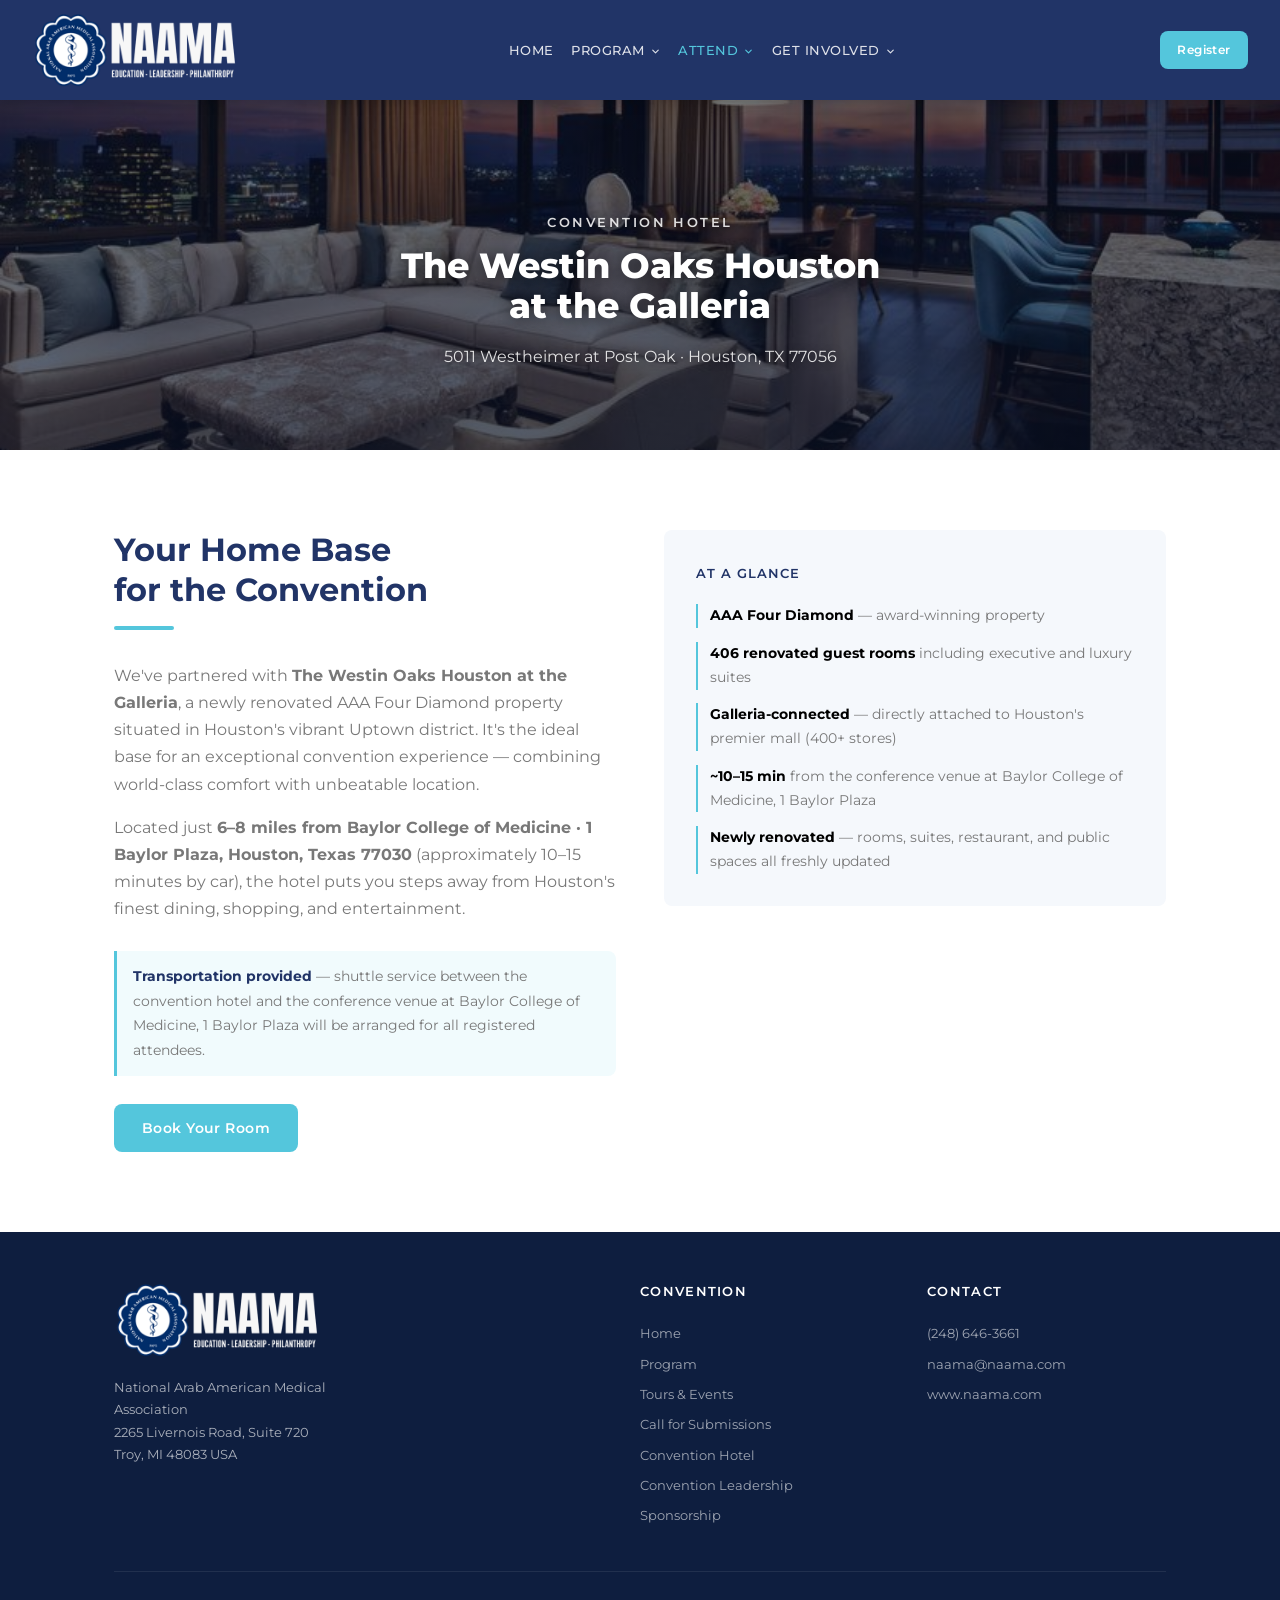
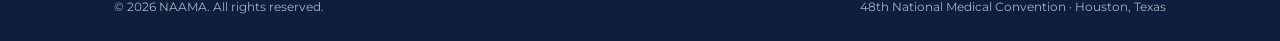
<file: hotel.html>
<!DOCTYPE html>
<html lang="en">
<head>
  <meta charset="UTF-8" />
  <meta name="viewport" content="width=device-width, initial-scale=1.0" />
  <title>Convention Hotel – NAAMA 2026 | Westin Oaks Houston at the Galleria</title>
  <link rel="icon" type="image/png" href="images/naama-favicon.png" />
  <meta name="description" content="Stay at the official convention hotel — The Westin Oaks Houston at the Galleria — for the NAAMA 48th National Medical Convention, September 4–6, 2026. Book your room at the group rate." />
  <meta name="robots" content="index, follow" />
  <link rel="canonical" href="https://aa4793.github.io/naama-convention-2026/hotel.html" />

  <!-- Open Graph -->
  <meta property="og:type" content="website" />
  <meta property="og:url" content="https://aa4793.github.io/naama-convention-2026/hotel.html" />
  <meta property="og:title" content="Convention Hotel – NAAMA 48th National Medical Convention 2026" />
  <meta property="og:description" content="Stay at the official convention hotel — The Westin Oaks Houston at the Galleria — for the NAAMA 48th National Medical Convention, September 4–6, 2026." />
  <meta property="og:image" content="https://aa4793.github.io/naama-convention-2026/images/hotel-hero.jpg" />

  <!-- Twitter Card -->
  <meta name="twitter:card" content="summary_large_image" />
  <meta name="twitter:title" content="Convention Hotel – NAAMA 48th National Medical Convention 2026" />
  <meta name="twitter:description" content="Stay at the official convention hotel — The Westin Oaks Houston at the Galleria — for the NAAMA 48th National Medical Convention, September 4–6, 2026." />
  <meta name="twitter:image" content="https://aa4793.github.io/naama-convention-2026/images/hotel-hero.jpg" />

  <link rel="stylesheet" href="css/naama-site.css" />
</head>
<body>

  <script src="js/nav.js"></script>

  <!-- ── Hotel Hero ── -->
  <div class="hotel-hero">
    <div class="container">
      <p class="hero__eyebrow" style="margin-bottom:.75rem;">Convention Hotel</p>
      <h1 style="color:var(--white);font-size:2.2rem;">The Westin Oaks Houston<br>at the Galleria</h1>
      <p>5011 Westheimer at Post Oak &middot; Houston, TX 77056</p>
    </div>
  </div>

  <!-- ── Overview ── -->
  <section>
    <div class="container">

      <div style="display:grid;grid-template-columns:1fr 1fr;gap:3rem;align-items:start;">

        <div>
          <h2 style="color:var(--navy);">Your Home Base<br>for the Convention</h2>
          <div class="divider divider-left"></div>
          <p style="color:var(--gray);margin-bottom:1rem;">
            We've partnered with <strong>The Westin Oaks Houston at the Galleria</strong>, a newly
            renovated AAA Four Diamond property situated in Houston's vibrant Uptown district. It's
            the ideal base for an exceptional convention experience — combining world-class comfort
            with unbeatable location.
          </p>
          <p style="color:var(--gray);margin-bottom:1.75rem;">
            Located just <strong>6–8 miles from Baylor College of Medicine &middot; 1 Baylor Plaza, Houston, Texas 77030</strong> (approximately
            10–15 minutes by car), the hotel puts you steps away from Houston's finest dining,
            shopping, and entertainment.
          </p>
          <p style="color:var(--gray);margin-bottom:1.75rem;font-size:.9rem;background:rgba(84,198,220,.08);border-left:3px solid var(--teal);padding:.85rem 1rem;border-radius:0 var(--radius) var(--radius) 0;">
            <strong style="color:var(--navy);">Transportation provided</strong> — shuttle service between the convention hotel and the conference venue at Baylor College of Medicine, 1 Baylor Plaza will be arranged for all registered attendees.
          </p>
          <a href="https://book.passkey.com/event/51253467/owner/3317/home?mobile=false" target="_blank" rel="noopener" class="btn btn-primary">Book Your Room</a>
        </div>

        <div>
          <div style="background:var(--light);border-radius:var(--radius);padding:2rem;">
            <h4 style="color:var(--navy);margin-bottom:1.25rem;font-size:.82rem;text-transform:uppercase;letter-spacing:.08em;">At a Glance</h4>
            <ul style="list-style:none;display:flex;flex-direction:column;gap:.85rem;">
              <li style="font-size:.88rem;color:var(--gray);padding-left:.75rem;border-left:2px solid var(--teal);">
                <strong style="color:var(--black);">AAA Four Diamond</strong> — award-winning property
              </li>
              <li style="font-size:.88rem;color:var(--gray);padding-left:.75rem;border-left:2px solid var(--teal);">
                <strong style="color:var(--black);">406 renovated guest rooms</strong> including executive and luxury suites
              </li>
              <li style="font-size:.88rem;color:var(--gray);padding-left:.75rem;border-left:2px solid var(--teal);">
                <strong style="color:var(--black);">Galleria-connected</strong> — directly attached to Houston's premier mall (400+ stores)
              </li>
              <li style="font-size:.88rem;color:var(--gray);padding-left:.75rem;border-left:2px solid var(--teal);">
                <strong style="color:var(--black);">~10–15 min</strong> from the conference venue at Baylor College of Medicine, 1 Baylor Plaza
              </li>
              <li style="font-size:.88rem;color:var(--gray);padding-left:.75rem;border-left:2px solid var(--teal);">
                <strong style="color:var(--black);">Newly renovated</strong> — rooms, suites, restaurant, and public spaces all freshly updated
              </li>
            </ul>
          </div>
        </div>

      </div>

    </div>
  </section>


  <!-- ── Footer ── -->
  <footer class="footer">
    <div class="container">
      <div class="footer__inner">
        <div class="footer__brand">
          <img src="images/New2025-WH-NAAMA-Full-logo-corrected-500x188-1.png" alt="NAAMA Logo" />
          <p>National Arab American Medical Association<br>2265 Livernois Road, Suite 720<br>Troy, MI 48083 USA</p>
        </div>
        <div class="footer__col">
          <h4>Convention</h4>
          <a href="index.html">Home</a>
          <a href="agenda.html">Program</a>
          <a href="tours.html">Tours &amp; Events</a>
          <a href="submissions.html">Call for Submissions</a>
          <a href="hotel.html">Convention Hotel</a>
          <a href="leadership.html">Convention Leadership</a>
          <a href="sponsorship.html">Sponsorship</a>
        </div>
        <div class="footer__col">
          <h4>Contact</h4>
          <a href="tel:2486463661">(248) 646-3661</a>
          <a href="mailto:naama@naama.com">naama@naama.com</a>
          <a href="https://www.naama.com" target="_blank" rel="noopener">www.naama.com</a>
        </div>
      </div>
      <div class="footer__bottom">
        <span>&copy; 2026 NAAMA. All rights reserved.</span>
        <span>48th National Medical Convention &middot; Houston, Texas</span>
      </div>
    </div>
  </footer>

  
</body>
</html>
</file>
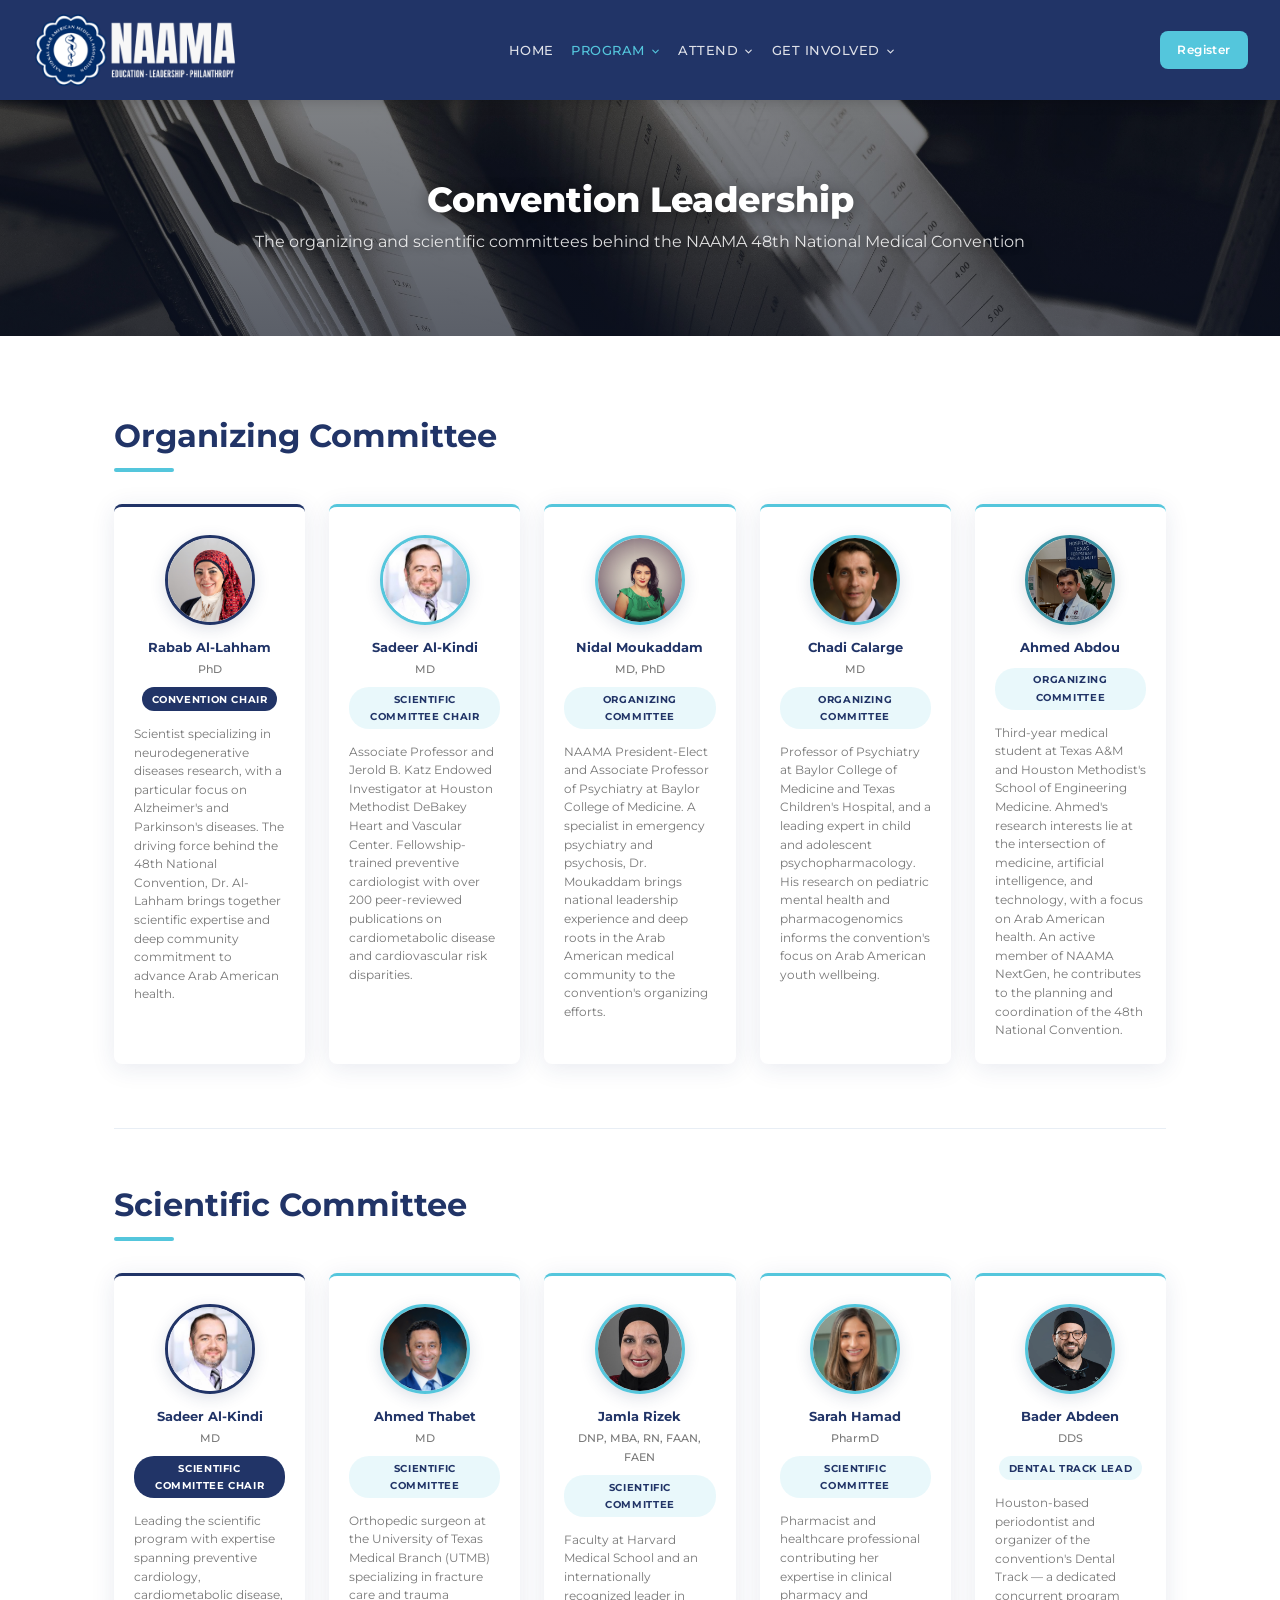
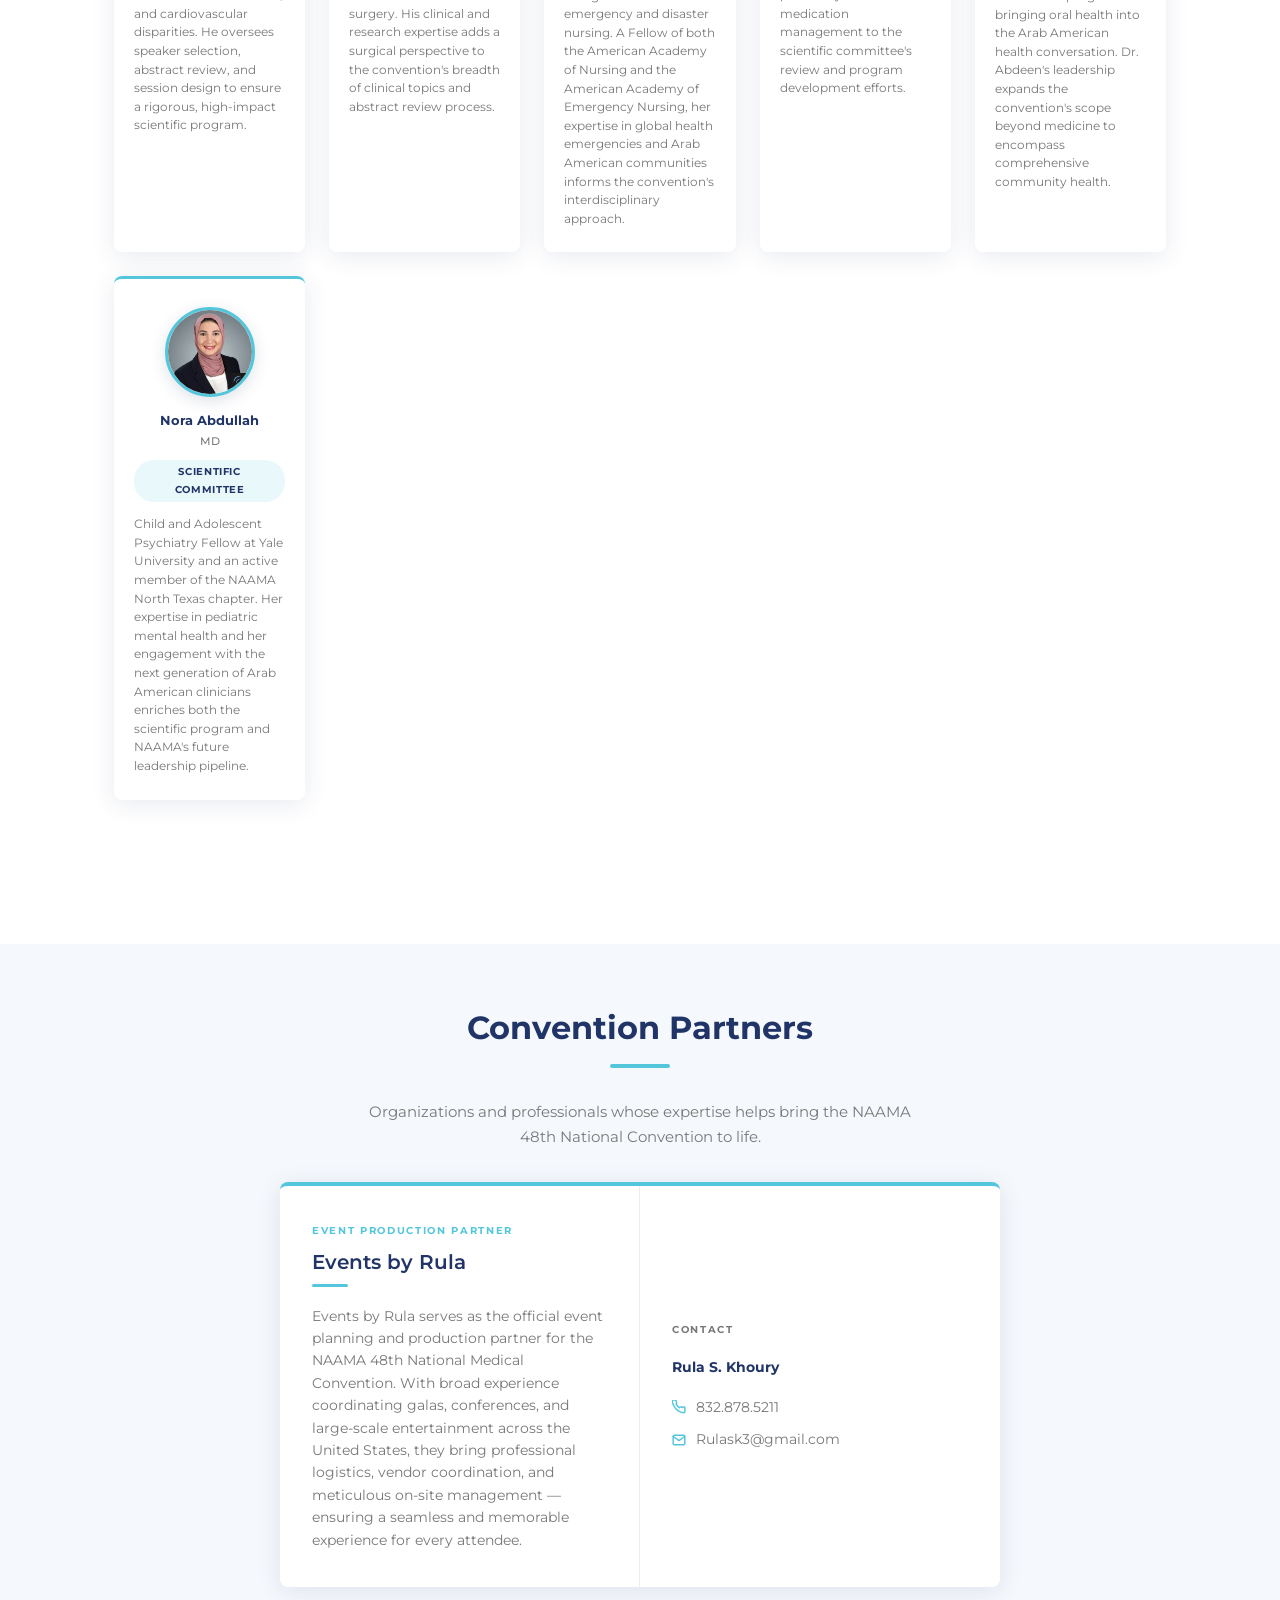
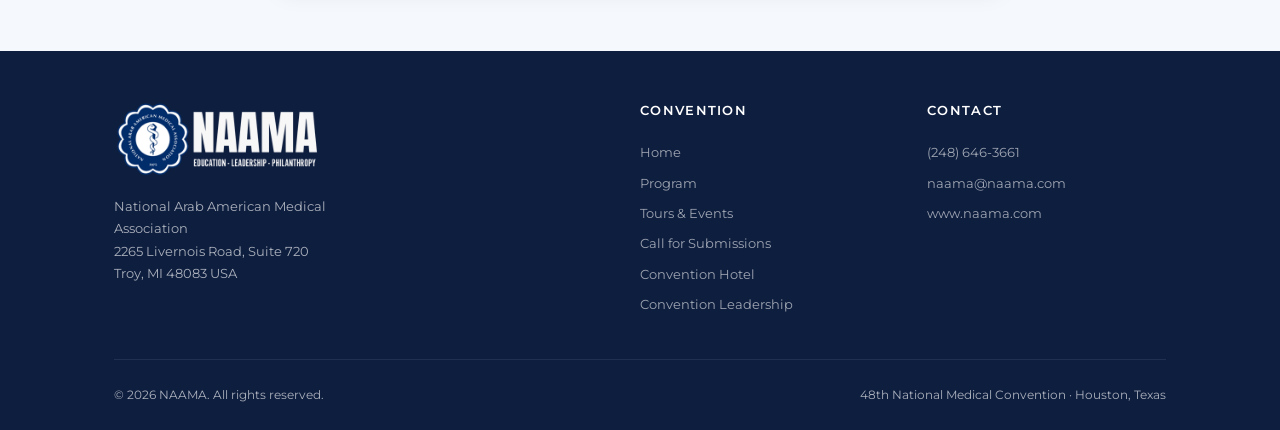
<file: leadership.html>
<!DOCTYPE html>
<html lang="en">
<head>
  <meta charset="UTF-8" />
  <meta name="viewport" content="width=device-width, initial-scale=1.0" />
  <title>Convention Leadership – NAAMA 2026 | Organizing & Scientific Committees</title>
  <link rel="icon" type="image/png" href="images/naama-favicon.png" />
  <meta name="description" content="Meet the organizing and scientific committees behind the NAAMA 48th National Medical Convention 2026 in Houston, Texas. Leading physicians, researchers, and healthcare professionals." />
  <meta name="robots" content="index, follow" />
  <link rel="canonical" href="https://aa4793.github.io/naama-convention-2026/leadership.html" />

  <!-- Open Graph -->
  <meta property="og:type" content="website" />
  <meta property="og:url" content="https://aa4793.github.io/naama-convention-2026/leadership.html" />
  <meta property="og:title" content="Convention Leadership – NAAMA 48th National Medical Convention 2026" />
  <meta property="og:description" content="Meet the organizing and scientific committees behind the NAAMA 48th National Medical Convention 2026 in Houston, Texas." />
  <meta property="og:image" content="https://aa4793.github.io/naama-convention-2026/images/houston-hero.jpg" />

  <!-- Twitter Card -->
  <meta name="twitter:card" content="summary_large_image" />
  <meta name="twitter:title" content="Convention Leadership – NAAMA 48th National Medical Convention 2026" />
  <meta name="twitter:description" content="Meet the organizing and scientific committees behind the NAAMA 48th National Medical Convention 2026 in Houston, Texas." />
  <meta name="twitter:image" content="https://aa4793.github.io/naama-convention-2026/images/houston-hero.jpg" />

  <link rel="stylesheet" href="css/naama-site.css" />
</head>
<body>

  <script src="js/nav.js"></script>

  <!-- ── Page Hero ── -->
  <div class="page-hero">
    <div class="page-hero__bg" style="background-image:url('images/agenda.jpg');background-position:center 40%;"></div>
    <div class="page-hero__overlay"></div>
    <div class="container">
      <h1>Convention Leadership</h1>
      <p>The organizing and scientific committees behind the NAAMA 48th National Medical Convention</p>
    </div>
  </div>

  <!-- ── Committee Content ── -->
  <section>
    <div class="container">

      <!-- ── Organizing Committee ── -->
      <div class="committee-section">
        <div class="committee-section__heading">
          <h2>Organizing Committee</h2>
        </div>
        <div class="divider divider-left"></div>

        <div class="committee-grid">

          <!-- Dr. Rabab Al-Lahham – Chair -->
          <div class="committee-card committee-card--chair">
            <img class="committee-card__photo"
                 src="images/rabab-al-lahham.jpg"
                 alt="Rabab Al-Lahham"
                 onerror="this.style.display='none';this.nextElementSibling.style.display='flex';" />
            <div class="committee-card__initials" style="display:none;">RL</div>
            <div class="committee-card__name">Rabab Al-Lahham</div>
            <div class="committee-card__cred">PhD</div>
            <div class="committee-card__role">Convention Chair</div>
            <p class="committee-card__bio">Scientist specializing in neurodegenerative diseases research, with a particular focus on Alzheimer's and Parkinson's diseases. The driving force behind the 48th National Convention, Dr. Al-Lahham brings together scientific expertise and deep community commitment to advance Arab American health.</p>
          </div>

          <!-- Dr. Sadeer Al-Kindi -->
          <div class="committee-card">
            <img class="committee-card__photo"
                 src="images/Sadeer_al_kindi.jpg"
                 alt="Sadeer Al-Kindi"
                 onerror="this.style.display='none';this.nextElementSibling.style.display='flex';" />
            <div class="committee-card__initials" style="display:none;">SA</div>
            <div class="committee-card__name">Sadeer Al-Kindi</div>
            <div class="committee-card__cred">MD</div>
            <div class="committee-card__role">Scientific Committee Chair</div>
            <p class="committee-card__bio">Associate Professor and Jerold B. Katz Endowed Investigator at Houston Methodist DeBakey Heart and Vascular Center. Fellowship-trained preventive cardiologist with over 200 peer-reviewed publications on cardiometabolic disease and cardiovascular risk disparities.</p>
          </div>

          <!-- Dr. Nidal Moukaddam -->
          <div class="committee-card">
            <img class="committee-card__photo"
                 src="images/nidal-moukaddam.png"
                 alt="Nidal Moukaddam"
                 onerror="this.style.display='none';this.nextElementSibling.style.display='flex';" />
            <div class="committee-card__initials" style="display:none;">NM</div>
            <div class="committee-card__name">Nidal Moukaddam</div>
            <div class="committee-card__cred">MD, PhD</div>
            <div class="committee-card__role">Organizing Committee</div>
            <p class="committee-card__bio">NAAMA President-Elect and Associate Professor of Psychiatry at Baylor College of Medicine. A specialist in emergency psychiatry and psychosis, Dr. Moukaddam brings national leadership experience and deep roots in the Arab American medical community to the convention's organizing efforts.</p>
          </div>

          <!-- Dr. Chadi Calarge -->
          <div class="committee-card">
            <img class="committee-card__photo"
                 src="images/chadi-calarge.jpeg"
                 alt="Chadi Calarge"
                 onerror="this.style.display='none';this.nextElementSibling.style.display='flex';" />
            <div class="committee-card__initials" style="display:none;">CC</div>
            <div class="committee-card__name">Chadi Calarge</div>
            <div class="committee-card__cred">MD</div>
            <div class="committee-card__role">Organizing Committee</div>
            <p class="committee-card__bio">Professor of Psychiatry at Baylor College of Medicine and Texas Children's Hospital, and a leading expert in child and adolescent psychopharmacology. His research on pediatric mental health and pharmacogenomics informs the convention's focus on Arab American youth wellbeing.</p>
          </div>

          <!-- Ahmed Abdou -->
          <div class="committee-card">
            <img class="committee-card__photo"
                 src="images/ahmed-abdou.jpg"
                 alt="Ahmed Abdou"
                 style="filter:brightness(0.72) contrast(1.08);"
                 onerror="this.style.display='none';this.nextElementSibling.style.display='flex';" />
            <div class="committee-card__initials" style="display:none;">AA</div>
            <div class="committee-card__name">Ahmed Abdou</div>
            <div class="committee-card__cred"></div>
            <div class="committee-card__role">Organizing Committee</div>
            <p class="committee-card__bio">Third-year medical student at Texas A&amp;M and Houston Methodist's School of Engineering Medicine. Ahmed's research interests lie at the intersection of medicine, artificial intelligence, and technology, with a focus on Arab American health. An active member of NAAMA NextGen, he contributes to the planning and coordination of the 48th National Convention.</p>
          </div>

        </div>
      </div>

      <hr style="border:none;border-top:1px solid #e8eef5;margin:1rem 0 3.5rem;" />

      <!-- ── Scientific Committee ── -->
      <div class="committee-section">
        <div class="committee-section__heading">
          <h2>Scientific Committee</h2>
        </div>
        <div class="divider divider-left"></div>

        <div class="committee-grid">

          <!-- Dr. Sadeer Al-Kindi – Chair -->
          <div class="committee-card committee-card--chair">
            <img class="committee-card__photo"
                 src="images/Sadeer_al_kindi.jpg"
                 alt="Sadeer Al-Kindi"
                 onerror="this.style.display='none';this.nextElementSibling.style.display='flex';" />
            <div class="committee-card__initials" style="display:none;">SA</div>
            <div class="committee-card__name">Sadeer Al-Kindi</div>
            <div class="committee-card__cred">MD</div>
            <div class="committee-card__role">Scientific Committee Chair</div>
            <p class="committee-card__bio">Leading the scientific program with expertise spanning preventive cardiology, cardiometabolic disease, and cardiovascular disparities. He oversees speaker selection, abstract review, and session design to ensure a rigorous, high-impact scientific program.</p>
          </div>

          <!-- Dr. Ahmed Thabet -->
          <div class="committee-card">
            <img class="committee-card__photo"
                 src="images/ahmed-thabet.jpg"
                 alt="Ahmed Thabet"
                 onerror="this.style.display='none';this.nextElementSibling.style.display='flex';" />
            <div class="committee-card__initials" style="display:none;">AT</div>
            <div class="committee-card__name">Ahmed Thabet</div>
            <div class="committee-card__cred">MD</div>
            <div class="committee-card__role">Scientific Committee</div>
            <p class="committee-card__bio">Orthopedic surgeon at the University of Texas Medical Branch (UTMB) specializing in fracture care and trauma surgery. His clinical and research expertise adds a surgical perspective to the convention's breadth of clinical topics and abstract review process.</p>
          </div>

          <!-- Jamla Rizek -->
          <div class="committee-card">
            <img class="committee-card__photo"
                 src="images/jamla-rizek.jpeg"
                 alt="Jamla Rizek"
                 onerror="this.style.display='none';this.nextElementSibling.style.display='flex';" />
            <div class="committee-card__initials" style="display:none;">JR</div>
            <div class="committee-card__name">Jamla Rizek</div>
            <div class="committee-card__cred">DNP, MBA, RN, FAAN, FAEN</div>
            <div class="committee-card__role">Scientific Committee</div>
            <p class="committee-card__bio">Faculty at Harvard Medical School and an internationally recognized leader in emergency and disaster nursing. A Fellow of both the American Academy of Nursing and the American Academy of Emergency Nursing, her expertise in global health emergencies and Arab American communities informs the convention's interdisciplinary approach.</p>
          </div>

          <!-- Sarah Hamad -->
          <div class="committee-card">
            <img class="committee-card__photo"
                 src="images/sara-hamad.jpeg"
                 alt="Sarah Hamad"
                 onerror="this.style.display='none';this.nextElementSibling.style.display='flex';" />
            <div class="committee-card__initials" style="display:none;">SH</div>
            <div class="committee-card__name">Sarah Hamad</div>
            <div class="committee-card__cred">PharmD</div>
            <div class="committee-card__role">Scientific Committee</div>
            <p class="committee-card__bio">Pharmacist and healthcare professional contributing her expertise in clinical pharmacy and medication management to the scientific committee's review and program development efforts.</p>
          </div>

          <!-- Bader Abdeen -->
          <div class="committee-card">
            <img class="committee-card__photo"
                 src="images/bader-abdeen.webp"
                 alt="Bader Abdeen"
                 onerror="this.style.display='none';this.nextElementSibling.style.display='flex';" />
            <div class="committee-card__initials" style="display:none;">BA</div>
            <div class="committee-card__name">Bader Abdeen</div>
            <div class="committee-card__cred">DDS</div>
            <div class="committee-card__role">Dental Track Lead</div>
            <p class="committee-card__bio">Houston-based periodontist and organizer of the convention's Dental Track — a dedicated concurrent program bringing oral health into the Arab American health conversation. Dr. Abdeen's leadership expands the convention's scope beyond medicine to encompass comprehensive community health.</p>
          </div>

          <!-- Nora Abdullah -->
          <div class="committee-card">
            <img class="committee-card__photo"
                 src="images/nora-abdullah.jpg"
                 alt="Nora Abdullah"
                 onerror="this.style.display='none';this.nextElementSibling.style.display='flex';" />
            <div class="committee-card__initials" style="display:none;">NA</div>
            <div class="committee-card__name">Nora Abdullah</div>
            <div class="committee-card__cred">MD</div>
            <div class="committee-card__role">Scientific Committee</div>
            <p class="committee-card__bio">Child and Adolescent Psychiatry Fellow at Yale University and an active member of the NAAMA North Texas chapter. Her expertise in pediatric mental health and her engagement with the next generation of Arab American clinicians enriches both the scientific program and NAAMA's future leadership pipeline.</p>
          </div>

        </div>
      </div>

    </div>
  </section>

  <!-- ── Convention Partners ── -->
  <section style="background:var(--light);padding:4rem 0;">
    <div class="container">

      <div class="section-header" style="margin-bottom:2rem;">
        <h2>Convention Partners</h2>
        <div class="divider"></div>
        <p style="color:var(--gray);font-size:.92rem;max-width:560px;margin:0 auto;">Organizations and professionals whose expertise helps bring the NAAMA 48th National Convention to life.</p>
      </div>

      <div style="max-width:720px;margin:0 auto;background:var(--white);border-radius:var(--radius);box-shadow:var(--shadow);overflow:hidden;border-top:4px solid var(--teal);">
        <div style="display:grid;grid-template-columns:1fr 1fr;gap:0;">

          <!-- Left: About -->
          <div style="padding:2.25rem 2rem;border-right:1px solid #eaeff5;">
            <div style="font-size:.65rem;font-weight:700;letter-spacing:.16em;text-transform:uppercase;color:var(--teal);margin-bottom:.6rem;">Event Production Partner</div>
            <h3 style="color:var(--navy);font-size:1.25rem;margin-bottom:.5rem;">Events by Rula</h3>
            <div style="width:36px;height:3px;background:var(--teal);border-radius:2px;margin-bottom:1.1rem;"></div>
            <p style="font-size:.85rem;color:var(--gray);line-height:1.65;margin-bottom:0;">
              Events by Rula serves as the official event planning and production partner for the NAAMA 48th National Medical Convention. With broad experience coordinating galas, conferences, and large-scale entertainment across the United States, they bring professional logistics, vendor coordination, and meticulous on-site management — ensuring a seamless and memorable experience for every attendee.
            </p>
          </div>

          <!-- Right: Contact -->
          <div style="padding:2.25rem 2rem;display:flex;flex-direction:column;justify-content:center;">
            <div style="font-size:.65rem;font-weight:700;letter-spacing:.16em;text-transform:uppercase;color:var(--gray);margin-bottom:1rem;">Contact</div>
            <div style="font-size:.9rem;font-weight:700;color:var(--navy);margin-bottom:1rem;">Rula S. Khoury</div>
            <a href="tel:8328785211" style="display:flex;align-items:center;gap:.6rem;font-size:.85rem;color:var(--gray);margin-bottom:.6rem;text-decoration:none;">
              <svg width="14" height="14" viewBox="0 0 24 24" fill="none" stroke="var(--teal)" stroke-width="2.5" stroke-linecap="round" stroke-linejoin="round"><path d="M22 16.92v3a2 2 0 01-2.18 2 19.79 19.79 0 01-8.63-3.07A19.5 19.5 0 013.07 9.8 19.79 19.79 0 01.22 1.18 2 2 0 012.18 0h3a2 2 0 012 1.72c.127.96.361 1.903.7 2.81a2 2 0 01-.45 2.11L6.91 7.09a16 16 0 006 6l.56-.56a2 2 0 012.11-.45c.907.339 1.85.573 2.81.7A2 2 0 0122 14.92z"/></svg>
              832.878.5211
            </a>
            <a href="mailto:Rulask3@gmail.com" style="display:flex;align-items:center;gap:.6rem;font-size:.85rem;color:var(--gray);text-decoration:none;">
              <svg width="14" height="14" viewBox="0 0 24 24" fill="none" stroke="var(--teal)" stroke-width="2.5" stroke-linecap="round" stroke-linejoin="round"><path d="M4 4h16c1.1 0 2 .9 2 2v12c0 1.1-.9 2-2 2H4c-1.1 0-2-.9-2-2V6c0-1.1.9-2 2-2z"/><polyline points="22,6 12,13 2,6"/></svg>
              Rulask3@gmail.com
            </a>
          </div>

        </div>
      </div>

    </div>
  </section>

  <!-- ── Footer ── -->
  <footer class="footer">
    <div class="container">
      <div class="footer__inner">
        <div class="footer__brand">
          <img src="images/New2025-WH-NAAMA-Full-logo-corrected-500x188-1.png" alt="NAAMA Logo" />
          <p>National Arab American Medical Association<br>2265 Livernois Road, Suite 720<br>Troy, MI 48083 USA</p>
        </div>
        <div class="footer__col">
          <h4>Convention</h4>
          <a href="index.html">Home</a>
          <a href="agenda.html">Program</a>
          <a href="tours.html">Tours &amp; Events</a>
          <a href="submissions.html">Call for Submissions</a>
          <a href="hotel.html">Convention Hotel</a>
          <a href="leadership.html">Convention Leadership</a>
        </div>
        <div class="footer__col">
          <h4>Contact</h4>
          <a href="tel:2486463661">(248) 646-3661</a>
          <a href="mailto:naama@naama.com">naama@naama.com</a>
          <a href="https://www.naama.com" target="_blank" rel="noopener">www.naama.com</a>
        </div>
      </div>
      <div class="footer__bottom">
        <span>&copy; 2026 NAAMA. All rights reserved.</span>
        <span>48th National Medical Convention &middot; Houston, Texas</span>
      </div>
    </div>
  </footer>

  
</body>
</html>
</file>
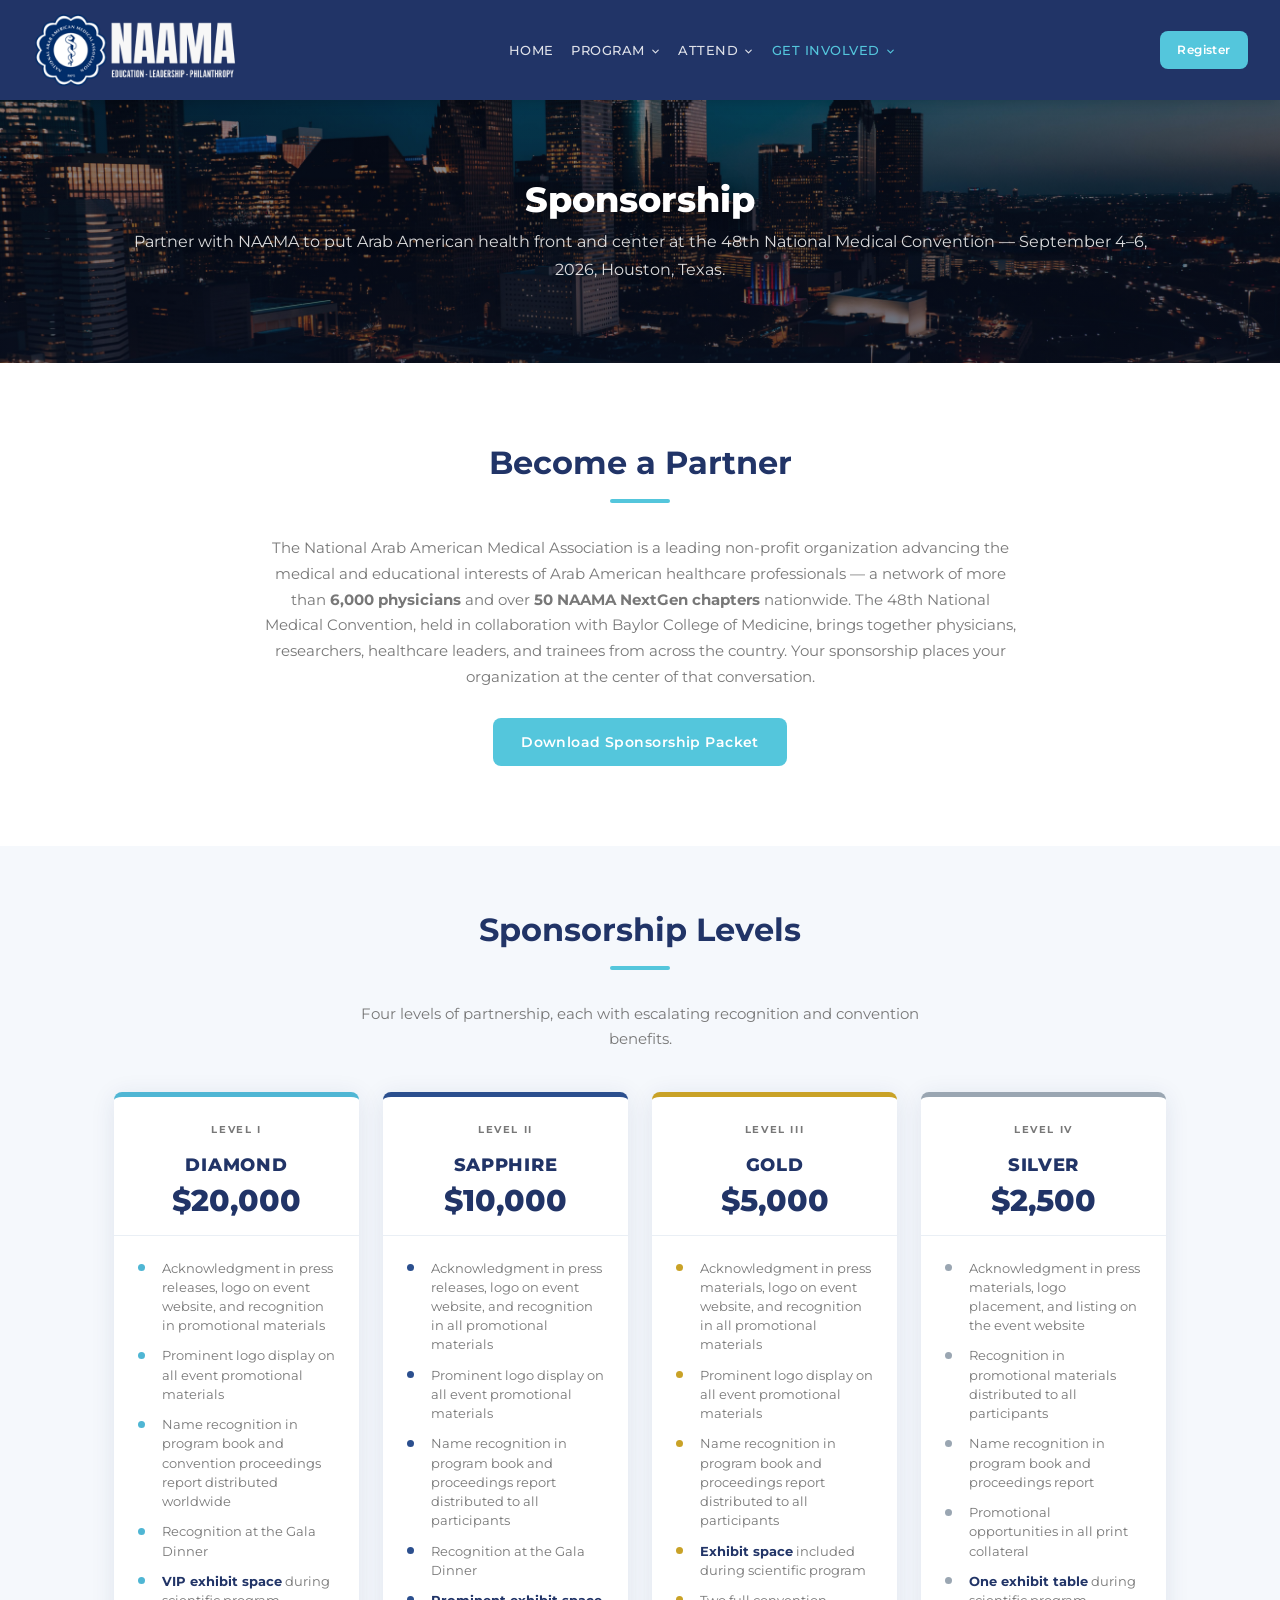
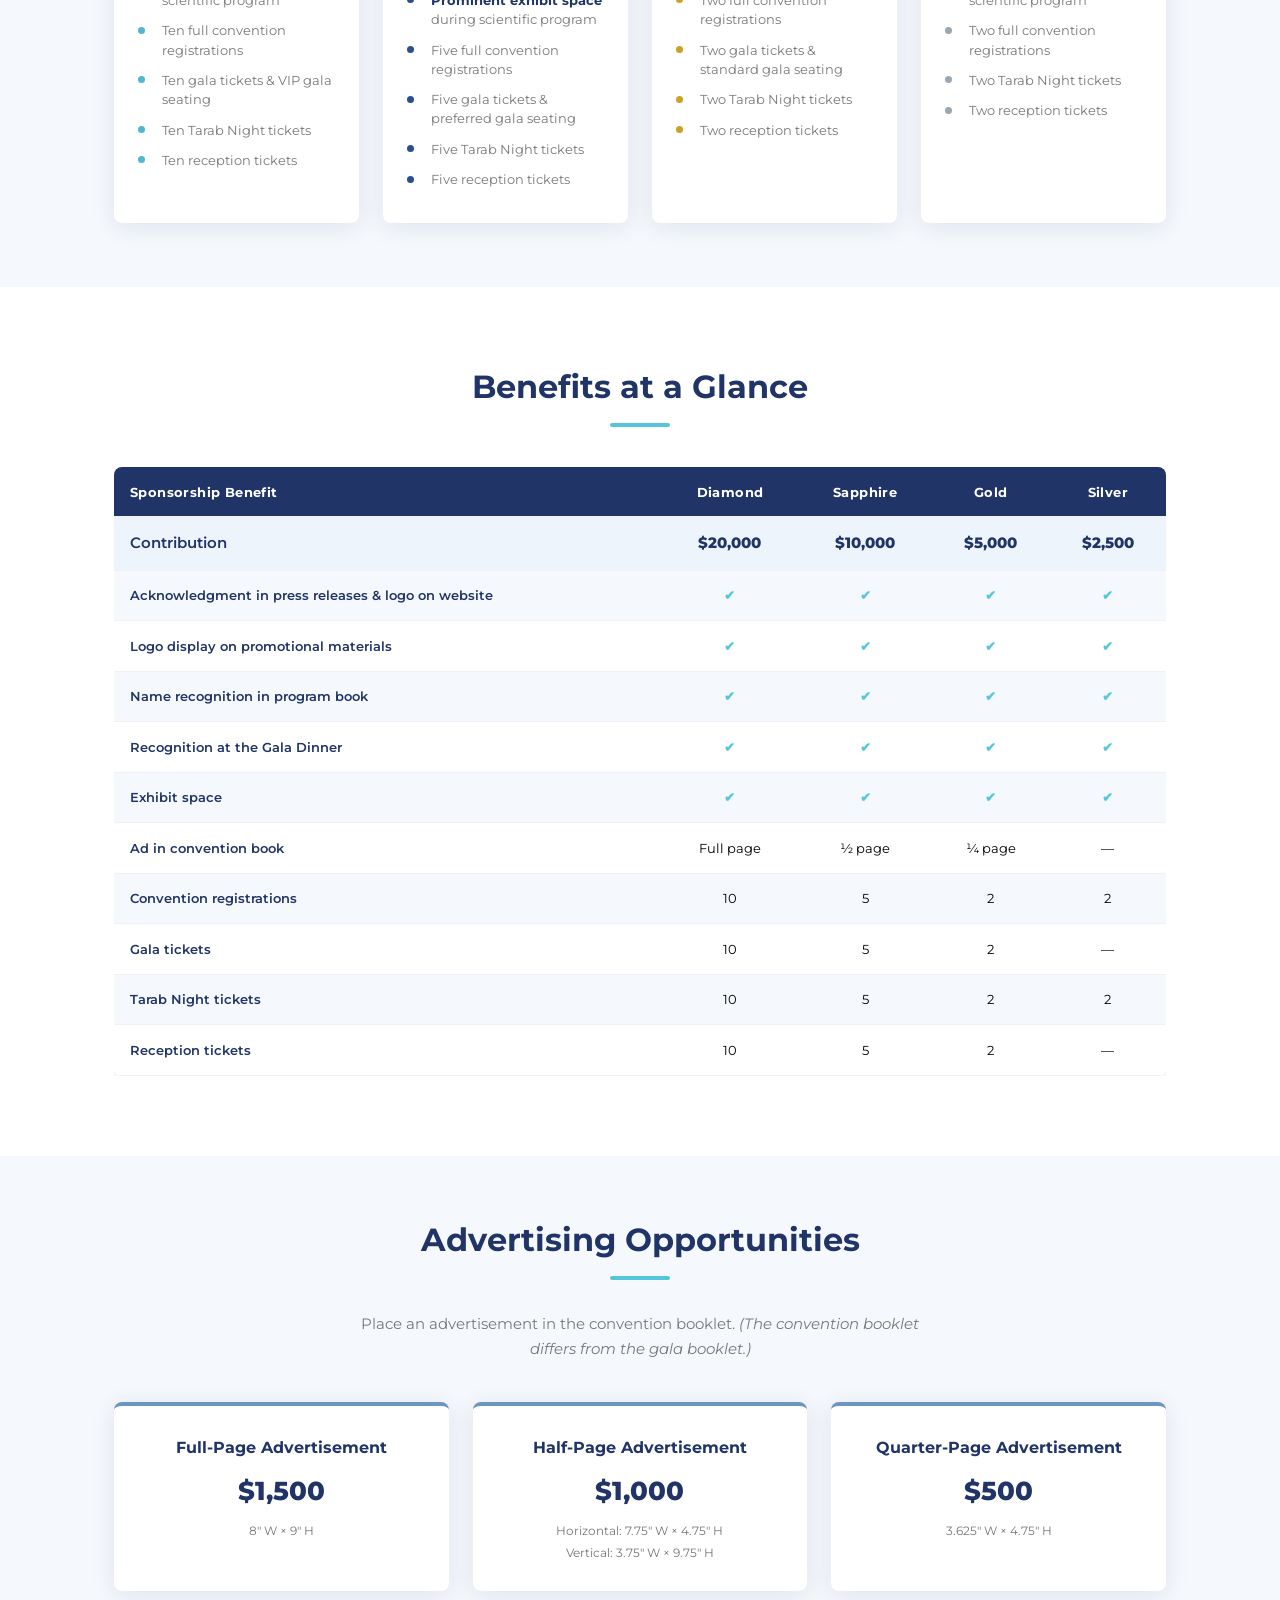
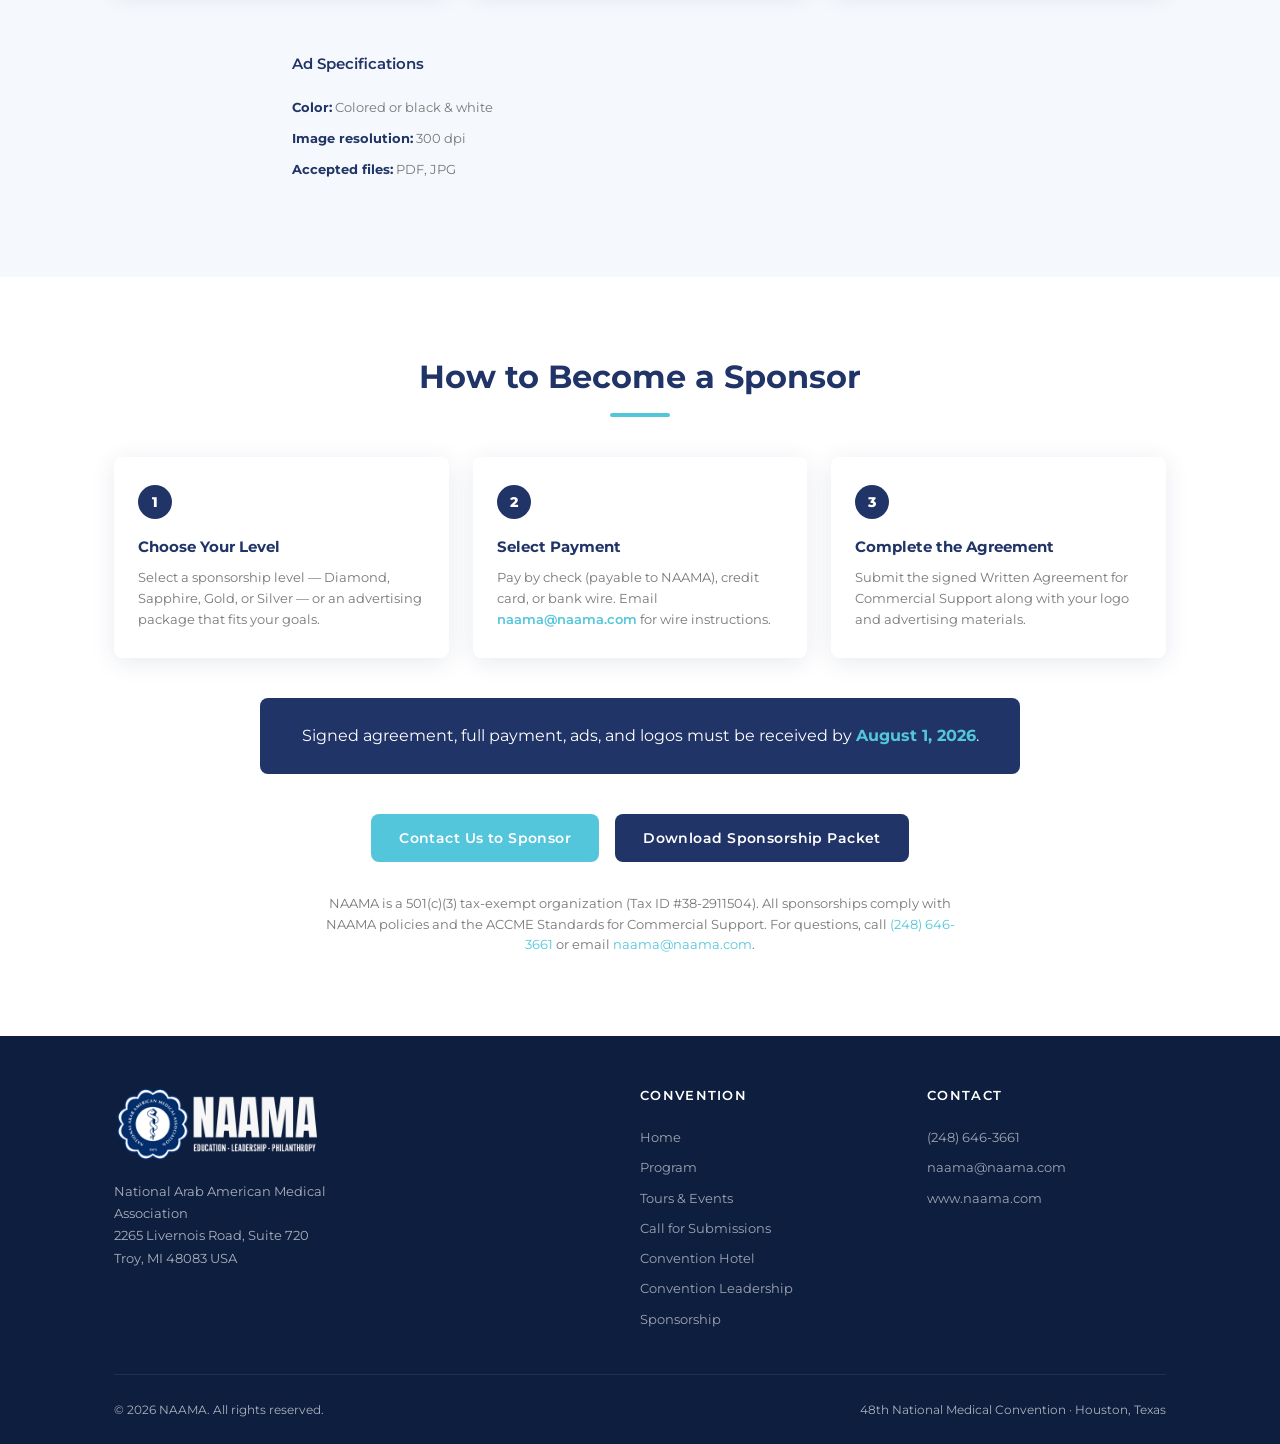
<file: sponsorship.html>
<!DOCTYPE html>
<html lang="en">
<head>
  <meta charset="UTF-8" />
  <meta name="viewport" content="width=device-width, initial-scale=1.0" />
  <title>Sponsorship – NAAMA 2026 Convention | Partnership & Advertising</title>
  <meta name="description" content="Become a sponsor of the NAAMA 48th National Medical Convention, September 4–6, 2026 in Houston, Texas. Diamond, Sapphire, Gold, and Silver sponsorship levels and advertising opportunities available." />
  <meta name="robots" content="index, follow" />
  <link rel="canonical" href="https://aa4793.github.io/naama-convention-2026/sponsorship.html" />
  <link rel="icon" type="image/png" href="images/naama-favicon.png" />

  <!-- Open Graph -->
  <meta property="og:type" content="website" />
  <meta property="og:url" content="https://aa4793.github.io/naama-convention-2026/sponsorship.html" />
  <meta property="og:title" content="Sponsorship – NAAMA 2026 Convention" />
  <meta property="og:description" content="Partner with the NAAMA 48th National Medical Convention. Diamond, Sapphire, Gold, and Silver sponsorship levels available." />
  <meta property="og:image" content="https://aa4793.github.io/naama-convention-2026/images/houston-hero.jpg" />

  <!-- Twitter Card -->
  <meta name="twitter:card" content="summary_large_image" />
  <meta name="twitter:title" content="Sponsorship – NAAMA 2026 Convention" />
  <meta name="twitter:description" content="Partner with the NAAMA 48th National Medical Convention. Diamond, Sapphire, Gold, and Silver sponsorship levels available." />
  <meta name="twitter:image" content="https://aa4793.github.io/naama-convention-2026/images/houston-hero.jpg" />

  <link rel="stylesheet" href="css/naama-site.css" />
  <style>
    /* ── Sponsorship page styles ── */

    .sponsor-intro {
      max-width: 760px;
      margin: 0 auto 1rem;
      text-align: center;
      color: var(--gray);
      font-size: .95rem;
      line-height: 1.7;
    }

    /* Tier cards */
    .tier-grid {
      display: grid;
      grid-template-columns: repeat(4, 1fr);
      gap: 1.5rem;
      margin-top: 2.5rem;
    }
    @media (max-width: 980px) { .tier-grid { grid-template-columns: repeat(2, 1fr); } }
    @media (max-width: 560px) { .tier-grid { grid-template-columns: 1fr; } }

    .tier-card {
      background: var(--white);
      border-radius: var(--radius);
      box-shadow: var(--shadow);
      overflow: hidden;
      display: flex;
      flex-direction: column;
      border-top: 5px solid var(--teal);
    }
    .tier-card--diamond { border-top-color: #4fb6d4; }
    .tier-card--sapphire { border-top-color: #2b4f8e; }
    .tier-card--gold { border-top-color: #c9a227; }
    .tier-card--silver { border-top-color: #9aa6b2; }

    .tier-card__head {
      padding: 1.5rem 1.5rem 1.25rem;
      text-align: center;
      border-bottom: 1px solid #eaeff5;
    }
    .tier-card__name {
      font-size: 1.15rem;
      font-weight: 800;
      letter-spacing: .04em;
      text-transform: uppercase;
      color: var(--navy);
      margin-bottom: .35rem;
    }
    .tier-card__price {
      font-size: 1.85rem;
      font-weight: 800;
      color: var(--navy);
      line-height: 1;
    }
    .tier-card__level {
      font-size: .62rem;
      font-weight: 700;
      letter-spacing: .16em;
      text-transform: uppercase;
      color: var(--gray);
      margin-bottom: .65rem;
    }

    .tier-card__list {
      list-style: none;
      padding: 1.4rem 1.5rem;
      margin: 0;
      flex: 1;
    }
    .tier-card__list li {
      position: relative;
      padding-left: 1.5rem;
      font-size: .8rem;
      color: var(--gray);
      line-height: 1.5;
      margin-bottom: .7rem;
    }
    .tier-card__list li::before {
      content: "";
      position: absolute;
      left: 0;
      top: .42em;
      width: 7px;
      height: 7px;
      border-radius: 50%;
      background: var(--teal);
    }
    .tier-card--diamond .tier-card__list li::before { background: #4fb6d4; }
    .tier-card--sapphire .tier-card__list li::before { background: #2b4f8e; }
    .tier-card--gold .tier-card__list li::before { background: #c9a227; }
    .tier-card--silver .tier-card__list li::before { background: #9aa6b2; }
    .tier-card__list li strong { color: var(--navy); font-weight: 700; }

    /* Comparison table */
    .compare-wrap { overflow-x: auto; margin-top: 2.5rem; }
    .compare-table {
      width: 100%;
      border-collapse: collapse;
      min-width: 620px;
      background: var(--white);
      border-radius: var(--radius);
      overflow: hidden;
      box-shadow: var(--shadow);
    }
    .compare-table th, .compare-table td {
      padding: .85rem 1rem;
      text-align: center;
      font-size: .82rem;
      border-bottom: 1px solid #eef2f7;
    }
    .compare-table thead th {
      background: var(--navy);
      color: #fff;
      font-weight: 700;
      letter-spacing: .03em;
    }
    .compare-table thead th:first-child { text-align: left; }
    .compare-table tbody td:first-child {
      text-align: left;
      color: var(--navy);
      font-weight: 600;
    }
    .compare-table tbody tr:nth-child(even) td { background: var(--light); }
    .compare-table .check { color: var(--teal); font-weight: 800; }
    .compare-table .price-row td {
      font-weight: 800;
      color: var(--navy);
      font-size: .92rem;
      background: #eef4fb !important;
    }

    /* Ad options */
    .ad-grid {
      display: grid;
      grid-template-columns: repeat(3, 1fr);
      gap: 1.5rem;
      margin-top: 2.5rem;
    }
    @media (max-width: 700px) { .ad-grid { grid-template-columns: 1fr; } }
    .ad-card {
      background: var(--white);
      border-radius: var(--radius);
      box-shadow: var(--shadow);
      padding: 1.75rem 1.5rem;
      text-align: center;
      border-top: 4px solid var(--steel);
    }
    .ad-card__name { font-size: 1rem; font-weight: 700; color: var(--navy); margin-bottom: .5rem; }
    .ad-card__price { font-size: 1.6rem; font-weight: 800; color: var(--navy); margin-bottom: .5rem; }
    .ad-card__size { font-size: .78rem; color: var(--gray); }

    .spec-box {
      max-width: 760px;
      margin: 2rem auto 0;
      background: var(--light);
      border-radius: var(--radius);
      padding: 1.75rem 2rem;
    }
    .spec-box h4 { color: var(--navy); margin-bottom: 1rem; font-size: .95rem; }
    .spec-box ul { list-style: none; padding: 0; margin: 0; }
    .spec-box li { font-size: .82rem; color: var(--gray); padding: .35rem 0; line-height: 1.5; }
    .spec-box li strong { color: var(--navy); }

    /* How to sponsor */
    .sponsor-steps {
      display: grid;
      grid-template-columns: repeat(3, 1fr);
      gap: 1.5rem;
      margin-top: 2.5rem;
    }
    @media (max-width: 700px) { .sponsor-steps { grid-template-columns: 1fr; } }
    .step-card {
      background: var(--white);
      border-radius: var(--radius);
      box-shadow: var(--shadow);
      padding: 1.75rem 1.5rem;
    }
    .step-card__num {
      width: 34px; height: 34px;
      border-radius: 50%;
      background: var(--navy);
      color: #fff;
      display: flex; align-items: center; justify-content: center;
      font-weight: 800; font-size: .9rem;
      margin-bottom: .9rem;
    }
    .step-card__title { font-size: .95rem; font-weight: 700; color: var(--navy); margin-bottom: .5rem; }
    .step-card__body { font-size: .82rem; color: var(--gray); line-height: 1.6; }
    .step-card__body a { color: var(--teal); text-decoration: none; font-weight: 600; }

    .deadline-callout {
      max-width: 760px;
      margin: 2.5rem auto 0;
      background: var(--navy);
      color: #fff;
      border-radius: var(--radius);
      padding: 1.5rem 2rem;
      text-align: center;
    }
    .deadline-callout strong { color: var(--teal); }
  </style>
</head>
<body>

  <script src="js/nav.js"></script>

  <!-- ── Page Hero ── -->
  <div class="page-hero">
    <div class="page-hero__bg" style="background-image:url('images/houston-hero.jpg');background-position:center 45%;"></div>
    <div class="page-hero__overlay"></div>
    <div class="container">
      <h1>Sponsorship</h1>
      <p>Partner with NAAMA to put Arab American health front and center at the 48th National Medical Convention &mdash; September 4&ndash;6, 2026, Houston, Texas.</p>
    </div>
  </div>

  <!-- ── About / Intro ── -->
  <section>
    <div class="container">
      <div class="section-header" style="margin-bottom:1.25rem;">
        <h2>Become a Partner</h2>
        <div class="divider"></div>
      </div>
      <p class="sponsor-intro">
        The National Arab American Medical Association is a leading non-profit organization advancing the medical and
        educational interests of Arab American healthcare professionals &mdash; a network of more than <strong>6,000 physicians</strong>
        and over <strong>50 NAAMA NextGen chapters</strong> nationwide. The 48th National Medical Convention, held in collaboration
        with Baylor College of Medicine, brings together physicians, researchers, healthcare leaders, and trainees from across
        the country. Your sponsorship places your organization at the center of that conversation.
      </p>
      <div style="text-align:center;margin-top:1.75rem;">
        <a href="documents/NAAMA-2026-Sponsorship-Packet.docx" download class="btn btn-primary">Download Sponsorship Packet</a>
      </div>
    </div>
  </section>

  <!-- ── Sponsorship Levels ── -->
  <section style="background:var(--light);padding:4rem 0;">
    <div class="container">
      <div class="section-header" style="margin-bottom:.5rem;">
        <h2>Sponsorship Levels</h2>
        <div class="divider"></div>
        <p style="color:var(--gray);font-size:.92rem;max-width:560px;margin:0 auto;">Four levels of partnership, each with escalating recognition and convention benefits.</p>
      </div>

      <div class="tier-grid">

        <!-- Diamond -->
        <div class="tier-card tier-card--diamond">
          <div class="tier-card__head">
            <div class="tier-card__level">Level I</div>
            <div class="tier-card__name">Diamond</div>
            <div class="tier-card__price">$20,000</div>
          </div>
          <ul class="tier-card__list">
            <li>Acknowledgment in press releases, logo on event website, and recognition in promotional materials</li>
            <li>Prominent logo display on all event promotional materials</li>
            <li>Name recognition in program book and convention proceedings report distributed worldwide</li>
            <li>Recognition at the Gala Dinner</li>
            <li><strong>VIP exhibit space</strong> during scientific program</li>
            <li>Ten full convention registrations</li>
            <li>Ten gala tickets &amp; VIP gala seating</li>
            <li>Ten Tarab Night tickets</li>
            <li>Ten reception tickets</li>
          </ul>
        </div>

        <!-- Sapphire -->
        <div class="tier-card tier-card--sapphire">
          <div class="tier-card__head">
            <div class="tier-card__level">Level II</div>
            <div class="tier-card__name">Sapphire</div>
            <div class="tier-card__price">$10,000</div>
          </div>
          <ul class="tier-card__list">
            <li>Acknowledgment in press releases, logo on event website, and recognition in all promotional materials</li>
            <li>Prominent logo display on all event promotional materials</li>
            <li>Name recognition in program book and proceedings report distributed to all participants</li>
            <li>Recognition at the Gala Dinner</li>
            <li><strong>Prominent exhibit space</strong> during scientific program</li>
            <li>Five full convention registrations</li>
            <li>Five gala tickets &amp; preferred gala seating</li>
            <li>Five Tarab Night tickets</li>
            <li>Five reception tickets</li>
          </ul>
        </div>

        <!-- Gold -->
        <div class="tier-card tier-card--gold">
          <div class="tier-card__head">
            <div class="tier-card__level">Level III</div>
            <div class="tier-card__name">Gold</div>
            <div class="tier-card__price">$5,000</div>
          </div>
          <ul class="tier-card__list">
            <li>Acknowledgment in press materials, logo on event website, and recognition in all promotional materials</li>
            <li>Prominent logo display on all event promotional materials</li>
            <li>Name recognition in program book and proceedings report distributed to all participants</li>
            <li><strong>Exhibit space</strong> included during scientific program</li>
            <li>Two full convention registrations</li>
            <li>Two gala tickets &amp; standard gala seating</li>
            <li>Two Tarab Night tickets</li>
            <li>Two reception tickets</li>
          </ul>
        </div>

        <!-- Silver -->
        <div class="tier-card tier-card--silver">
          <div class="tier-card__head">
            <div class="tier-card__level">Level IV</div>
            <div class="tier-card__name">Silver</div>
            <div class="tier-card__price">$2,500</div>
          </div>
          <ul class="tier-card__list">
            <li>Acknowledgment in press materials, logo placement, and listing on the event website</li>
            <li>Recognition in promotional materials distributed to all participants</li>
            <li>Name recognition in program book and proceedings report</li>
            <li>Promotional opportunities in all print collateral</li>
            <li><strong>One exhibit table</strong> during scientific program</li>
            <li>Two full convention registrations</li>
            <li>Two Tarab Night tickets</li>
            <li>Two reception tickets</li>
          </ul>
        </div>

      </div>
    </div>
  </section>

  <!-- ── Benefits Comparison ── -->
  <section>
    <div class="container">
      <div class="section-header" style="margin-bottom:.5rem;">
        <h2>Benefits at a Glance</h2>
        <div class="divider"></div>
      </div>

      <div class="compare-wrap">
        <table class="compare-table">
          <thead>
            <tr>
              <th>Sponsorship Benefit</th>
              <th>Diamond</th>
              <th>Sapphire</th>
              <th>Gold</th>
              <th>Silver</th>
            </tr>
          </thead>
          <tbody>
            <tr class="price-row">
              <td>Contribution</td>
              <td>$20,000</td>
              <td>$10,000</td>
              <td>$5,000</td>
              <td>$2,500</td>
            </tr>
            <tr>
              <td>Acknowledgment in press releases &amp; logo on website</td>
              <td><span class="check">&#10004;</span></td>
              <td><span class="check">&#10004;</span></td>
              <td><span class="check">&#10004;</span></td>
              <td><span class="check">&#10004;</span></td>
            </tr>
            <tr>
              <td>Logo display on promotional materials</td>
              <td><span class="check">&#10004;</span></td>
              <td><span class="check">&#10004;</span></td>
              <td><span class="check">&#10004;</span></td>
              <td><span class="check">&#10004;</span></td>
            </tr>
            <tr>
              <td>Name recognition in program book</td>
              <td><span class="check">&#10004;</span></td>
              <td><span class="check">&#10004;</span></td>
              <td><span class="check">&#10004;</span></td>
              <td><span class="check">&#10004;</span></td>
            </tr>
            <tr>
              <td>Recognition at the Gala Dinner</td>
              <td><span class="check">&#10004;</span></td>
              <td><span class="check">&#10004;</span></td>
              <td><span class="check">&#10004;</span></td>
              <td><span class="check">&#10004;</span></td>
            </tr>
            <tr>
              <td>Exhibit space</td>
              <td><span class="check">&#10004;</span></td>
              <td><span class="check">&#10004;</span></td>
              <td><span class="check">&#10004;</span></td>
              <td><span class="check">&#10004;</span></td>
            </tr>
            <tr>
              <td>Ad in convention book</td>
              <td>Full page</td>
              <td>&frac12; page</td>
              <td>&frac14; page</td>
              <td>&mdash;</td>
            </tr>
            <tr>
              <td>Convention registrations</td>
              <td>10</td>
              <td>5</td>
              <td>2</td>
              <td>2</td>
            </tr>
            <tr>
              <td>Gala tickets</td>
              <td>10</td>
              <td>5</td>
              <td>2</td>
              <td>&mdash;</td>
            </tr>
            <tr>
              <td>Tarab Night tickets</td>
              <td>10</td>
              <td>5</td>
              <td>2</td>
              <td>2</td>
            </tr>
            <tr>
              <td>Reception tickets</td>
              <td>10</td>
              <td>5</td>
              <td>2</td>
              <td>&mdash;</td>
            </tr>
          </tbody>
        </table>
      </div>
    </div>
  </section>

  <!-- ── Advertising ── -->
  <section style="background:var(--light);padding:4rem 0;">
    <div class="container">
      <div class="section-header" style="margin-bottom:.5rem;">
        <h2>Advertising Opportunities</h2>
        <div class="divider"></div>
        <p style="color:var(--gray);font-size:.92rem;max-width:560px;margin:0 auto;">Place an advertisement in the convention booklet. <em>(The convention booklet differs from the gala booklet.)</em></p>
      </div>

      <div class="ad-grid">
        <div class="ad-card">
          <div class="ad-card__name">Full-Page Advertisement</div>
          <div class="ad-card__price">$1,500</div>
          <div class="ad-card__size">8&Prime; W &times; 9&Prime; H</div>
        </div>
        <div class="ad-card">
          <div class="ad-card__name">Half-Page Advertisement</div>
          <div class="ad-card__price">$1,000</div>
          <div class="ad-card__size">Horizontal: 7.75&Prime; W &times; 4.75&Prime; H<br>Vertical: 3.75&Prime; W &times; 9.75&Prime; H</div>
        </div>
        <div class="ad-card">
          <div class="ad-card__name">Quarter-Page Advertisement</div>
          <div class="ad-card__price">$500</div>
          <div class="ad-card__size">3.625&Prime; W &times; 4.75&Prime; H</div>
        </div>
      </div>

      <div class="spec-box">
        <h4>Ad Specifications</h4>
        <ul>
          <li><strong>Color:</strong> Colored or black &amp; white</li>
          <li><strong>Image resolution:</strong> 300 dpi</li>
          <li><strong>Accepted files:</strong> PDF, JPG</li>
        </ul>
      </div>
    </div>
  </section>

  <!-- ── How to Sponsor ── -->
  <section>
    <div class="container">
      <div class="section-header" style="margin-bottom:.5rem;">
        <h2>How to Become a Sponsor</h2>
        <div class="divider"></div>
      </div>

      <div class="sponsor-steps">
        <div class="step-card">
          <div class="step-card__num">1</div>
          <div class="step-card__title">Choose Your Level</div>
          <div class="step-card__body">Select a sponsorship level &mdash; Diamond, Sapphire, Gold, or Silver &mdash; or an advertising package that fits your goals.</div>
        </div>
        <div class="step-card">
          <div class="step-card__num">2</div>
          <div class="step-card__title">Select Payment</div>
          <div class="step-card__body">Pay by check (payable to NAAMA), credit card, or bank wire. Email <a href="mailto:naama@naama.com">naama@naama.com</a> for wire instructions.</div>
        </div>
        <div class="step-card">
          <div class="step-card__num">3</div>
          <div class="step-card__title">Complete the Agreement</div>
          <div class="step-card__body">Submit the signed Written Agreement for Commercial Support along with your logo and advertising materials.</div>
        </div>
      </div>

      <div class="deadline-callout">
        Signed agreement, full payment, ads, and logos must be received by <strong>August 1, 2026</strong>.
      </div>

      <div style="text-align:center;margin-top:2.5rem;display:flex;gap:1rem;justify-content:center;flex-wrap:wrap;">
        <a href="mailto:naama@naama.com?subject=NAAMA%2048th%20Convention%20Sponsorship" class="btn btn-primary">Contact Us to Sponsor</a>
        <a href="documents/NAAMA-2026-Sponsorship-Packet.docx" download class="btn btn-navy">Download Sponsorship Packet</a>
      </div>

      <p style="text-align:center;color:var(--gray);font-size:.8rem;max-width:640px;margin:2rem auto 0;line-height:1.6;">
        NAAMA is a 501(c)(3) tax-exempt organization (Tax ID #38-2911504). All sponsorships comply with NAAMA policies and
        the ACCME Standards for Commercial Support. For questions, call <a href="tel:2486463661" style="color:var(--teal);text-decoration:none;">(248) 646-3661</a>
        or email <a href="mailto:naama@naama.com" style="color:var(--teal);text-decoration:none;">naama@naama.com</a>.
      </p>
    </div>
  </section>

  <!-- ── Footer ── -->
  <footer class="footer">
    <div class="container">
      <div class="footer__inner">
        <div class="footer__brand">
          <img src="images/New2025-WH-NAAMA-Full-logo-corrected-500x188-1.png" alt="NAAMA Logo" />
          <p>National Arab American Medical Association<br>2265 Livernois Road, Suite 720<br>Troy, MI 48083 USA</p>
        </div>
        <div class="footer__col">
          <h4>Convention</h4>
          <a href="index.html">Home</a>
          <a href="agenda.html">Program</a>
          <a href="tours.html">Tours &amp; Events</a>
          <a href="submissions.html">Call for Submissions</a>
          <a href="hotel.html">Convention Hotel</a>
          <a href="leadership.html">Convention Leadership</a>
          <a href="sponsorship.html">Sponsorship</a>
        </div>
        <div class="footer__col">
          <h4>Contact</h4>
          <a href="tel:2486463661">(248) 646-3661</a>
          <a href="mailto:naama@naama.com">naama@naama.com</a>
          <a href="https://www.naama.com" target="_blank" rel="noopener">www.naama.com</a>
        </div>
      </div>
      <div class="footer__bottom">
        <span>&copy; 2026 NAAMA. All rights reserved.</span>
        <span>48th National Medical Convention &middot; Houston, Texas</span>
      </div>
    </div>
  </footer>

</body>
</html>
</file>
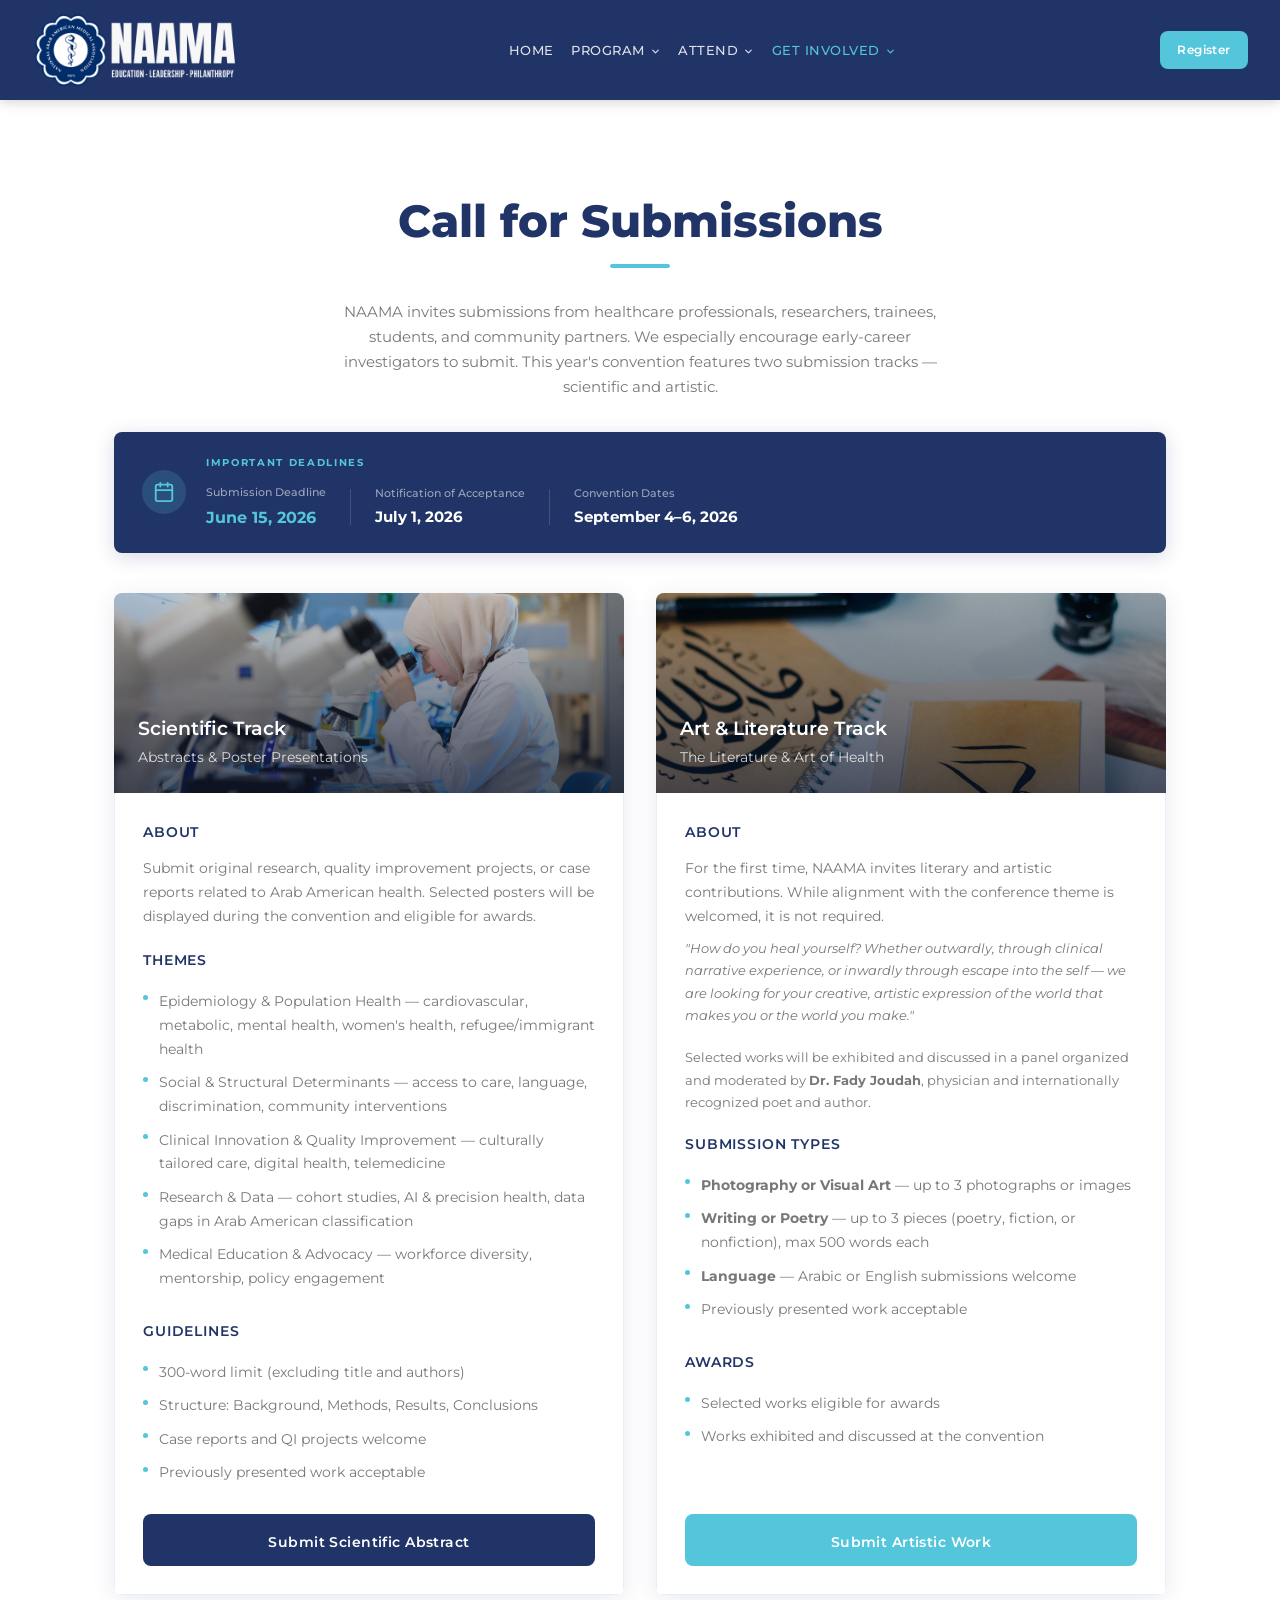
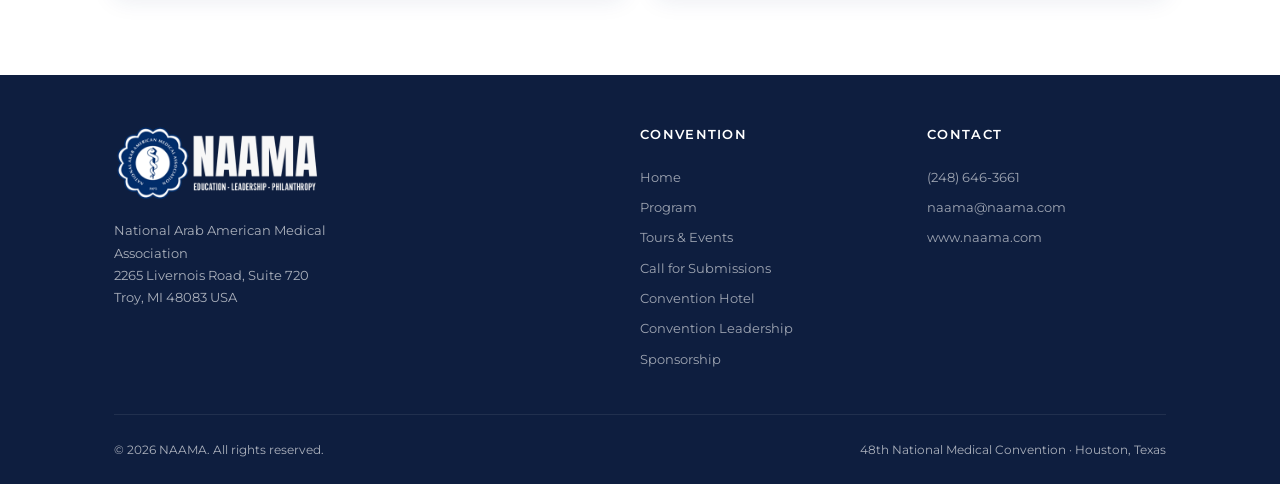
<file: submissions.html>
<!DOCTYPE html>
<html lang="en">
<head>
  <meta charset="UTF-8" />
  <meta name="viewport" content="width=device-width, initial-scale=1.0" />
  <title>Call for Submissions – NAAMA 2026 Convention | Abstracts & Artistic Work</title>
  <link rel="icon" type="image/png" href="images/naama-favicon.png" />
  <meta name="description" content="Submit your scientific abstract or artistic work to the NAAMA 48th National Medical Convention. Deadline: June 15, 2026. Open to healthcare professionals, researchers, trainees, and students." />
  <meta name="robots" content="index, follow" />
  <link rel="canonical" href="https://aa4793.github.io/naama-convention-2026/submissions.html" />

  <!-- Open Graph -->
  <meta property="og:type" content="website" />
  <meta property="og:url" content="https://aa4793.github.io/naama-convention-2026/submissions.html" />
  <meta property="og:title" content="Call for Submissions – NAAMA 48th National Medical Convention 2026" />
  <meta property="og:description" content="Submit your scientific abstract or artistic work to the NAAMA 48th National Medical Convention. Deadline: June 15, 2026." />
  <meta property="og:image" content="https://aa4793.github.io/naama-convention-2026/images/houston-hero.jpg" />

  <!-- Twitter Card -->
  <meta name="twitter:card" content="summary_large_image" />
  <meta name="twitter:title" content="Call for Submissions – NAAMA 48th National Medical Convention 2026" />
  <meta name="twitter:description" content="Submit your scientific abstract or artistic work to the NAAMA 48th National Medical Convention. Deadline: June 15, 2026." />
  <meta name="twitter:image" content="https://aa4793.github.io/naama-convention-2026/images/houston-hero.jpg" />

  <link rel="stylesheet" href="css/naama-site.css" />
</head>
<body>

  <script src="js/nav.js"></script>

  <!-- ── Intro ── -->
  <section>
    <div class="container">

      <div class="section-header" style="margin-top:1rem;margin-bottom:2rem;">
        <h1 style="color:var(--navy);">Call for Submissions</h1>
        <div class="divider"></div>
        <p style="color:var(--gray);font-size:.92rem;max-width:640px;margin:0 auto;">NAAMA invites submissions from healthcare professionals, researchers, trainees, students, and community partners. We especially encourage early-career investigators to submit. This year's convention features two submission tracks — scientific and artistic.</p>
      </div>

      <!-- ── Important Deadlines Banner ── -->
      <div class="deadline-banner">
        <div class="deadline-banner__icon">
          <svg viewBox="0 0 24 24" fill="none" stroke="currentColor" stroke-width="2" stroke-linecap="round" stroke-linejoin="round">
            <rect x="3" y="4" width="18" height="18" rx="2" ry="2"/><line x1="16" y1="2" x2="16" y2="6"/><line x1="8" y1="2" x2="8" y2="6"/><line x1="3" y1="10" x2="21" y2="10"/>
          </svg>
        </div>
        <div class="deadline-banner__content">
          <div class="deadline-banner__heading">Important Deadlines</div>
          <div class="deadline-banner__dates">
            <div class="deadline-item deadline-item--urgent">
              <div class="deadline-item__label">Submission Deadline</div>
              <div class="deadline-item__date">June 15, 2026</div>
            </div>
            <div class="deadline-sep"></div>
            <div class="deadline-item">
              <div class="deadline-item__label">Notification of Acceptance</div>
              <div class="deadline-item__date">July 1, 2026</div>
            </div>
            <div class="deadline-sep"></div>
            <div class="deadline-item">
              <div class="deadline-item__label">Convention Dates</div>
              <div class="deadline-item__date">September 4&ndash;6, 2026</div>
            </div>
          </div>
        </div>
      </div>

      <!-- Tracks -->
      <div class="tracks">

        <!-- Scientific Track -->
        <div class="track track--science">
          <div class="track__header">
            <div class="track__header-bg"></div>
            <div class="track__header-overlay"></div>
            <div class="track__header-text">
              <h3>Scientific Track</h3>
              <p>Abstracts &amp; Poster Presentations</p>
            </div>
          </div>
          <div class="track__body">

            <h4>About</h4>
            <p style="font-size:.88rem;color:var(--gray);margin-bottom:1.25rem;">
              Submit original research, quality improvement projects, or case reports related to
              Arab American health. Selected posters will be displayed during the convention and
              eligible for awards.
            </p>

            <h4>Themes</h4>
            <ul class="track__list">
              <li>Epidemiology &amp; Population Health — cardiovascular, metabolic, mental health, women's health, refugee/immigrant health</li>
              <li>Social &amp; Structural Determinants — access to care, language, discrimination, community interventions</li>
              <li>Clinical Innovation &amp; Quality Improvement — culturally tailored care, digital health, telemedicine</li>
              <li>Research &amp; Data — cohort studies, AI &amp; precision health, data gaps in Arab American classification</li>
              <li>Medical Education &amp; Advocacy — workforce diversity, mentorship, policy engagement</li>
            </ul>

            <h4>Guidelines</h4>
            <ul class="track__list">
              <li>300-word limit (excluding title and authors)</li>
              <li>Structure: Background, Methods, Results, Conclusions</li>
              <li>Case reports and QI projects welcome</li>
              <li>Previously presented work acceptable</li>
            </ul>

            <a href="https://formlets.com/forms/ujChjh7fCIg33g2b/" target="_blank" rel="noopener" class="btn btn-navy">
              Submit Scientific Abstract
            </a>
          </div>
        </div>

        <!-- Art Track -->
        <div class="track track--art">
          <div class="track__header">
            <div class="track__header-bg"></div>
            <div class="track__header-overlay"></div>
            <div class="track__header-text">
              <h3>Art &amp; Literature Track</h3>
              <p>The Literature &amp; Art of Health</p>
            </div>
          </div>
          <div class="track__body">

            <h4>About</h4>
            <p style="font-size:.88rem;color:var(--gray);margin-bottom:.5rem;">
              For the first time, NAAMA invites literary and artistic contributions. While alignment
              with the conference theme is welcomed, it is not required.
            </p>
            <p style="font-size:.82rem;color:var(--gray);font-style:italic;margin-bottom:1.25rem;">
              "How do you heal yourself? Whether outwardly, through clinical narrative experience,
              or inwardly through escape into the self — we are looking for your creative, artistic
              expression of the world that makes you or the world you make."
            </p>
            <p style="font-size:.82rem;color:var(--gray);margin-bottom:1.25rem;">
              Selected works will be exhibited and discussed in a panel organized and moderated by
              <strong>Dr. Fady Joudah</strong>, physician and internationally recognized poet and author.
            </p>

            <h4>Submission Types</h4>
            <ul class="track__list">
              <li><strong>Photography or Visual Art</strong> — up to 3 photographs or images</li>
              <li><strong>Writing or Poetry</strong> — up to 3 pieces (poetry, fiction, or nonfiction), max 500 words each</li>
              <li><strong>Language</strong> — Arabic or English submissions welcome</li>
              <li>Previously presented work acceptable</li>
            </ul>

            <h4>Awards</h4>
            <ul class="track__list" style="margin-bottom:1.25rem;">
              <li>Selected works eligible for awards</li>
              <li>Works exhibited and discussed at the convention</li>
            </ul>

            <a href="https://formlets.com/forms/4KzQhU82axCfHQCq/" target="_blank" rel="noopener" class="btn btn-primary">
              Submit Artistic Work
            </a>
          </div>
        </div>

      </div>


    </div>
  </section>

  <!-- ── Footer ── -->
  <footer class="footer">
    <div class="container">
      <div class="footer__inner">
        <div class="footer__brand">
          <img src="images/New2025-WH-NAAMA-Full-logo-corrected-500x188-1.png" alt="NAAMA Logo" />
          <p>National Arab American Medical Association<br>2265 Livernois Road, Suite 720<br>Troy, MI 48083 USA</p>
        </div>
        <div class="footer__col">
          <h4>Convention</h4>
          <a href="index.html">Home</a>
          <a href="agenda.html">Program</a>
          <a href="tours.html">Tours &amp; Events</a>
          <a href="submissions.html">Call for Submissions</a>
          <a href="hotel.html">Convention Hotel</a>
          <a href="leadership.html">Convention Leadership</a>
          <a href="sponsorship.html">Sponsorship</a>
        </div>
        <div class="footer__col">
          <h4>Contact</h4>
          <a href="tel:2486463661">(248) 646-3661</a>
          <a href="mailto:naama@naama.com">naama@naama.com</a>
          <a href="https://www.naama.com" target="_blank" rel="noopener">www.naama.com</a>
        </div>
      </div>
      <div class="footer__bottom">
        <span>&copy; 2026 NAAMA. All rights reserved.</span>
        <span>48th National Medical Convention &middot; Houston, Texas</span>
      </div>
    </div>
  </footer>

  
</body>
</html>
</file>
<file: css/naama-site.css>
/* ========================================
   NAAMA 2026 – Site Styles
   ======================================== */

@import url('https://fonts.googleapis.com/css2?family=Montserrat:wght@300;400;500;600;700;800&display=swap');

/* ── Reset & Base ── */
*, *::before, *::after { box-sizing: border-box; margin: 0; padding: 0; }

:root {
  --navy:   #213467;
  --teal:   #54c6dc;
  --black:  #000000;
  --gray:   #787878;
  --steel:  #6b96bf;
  --white:  #ffffff;
  --light:  #f5f8fc;

  --h1: 2.8rem;
  --h2: 2rem;
  --h3: 1.4rem;
  --h4: 1.1rem;
  --body: 1rem;
  --small: 0.875rem;

  --radius: 8px;
  --shadow: 0 4px 24px rgba(33,52,103,.10);
  --transition: .25s ease;
}

html { scroll-behavior: smooth; }

body {
  font-family: 'Montserrat', sans-serif;
  font-size: var(--body);
  color: var(--black);
  background: var(--white);
  line-height: 1.7;
}

img { max-width: 100%; display: block; }
a   { color: inherit; text-decoration: none; }
ul  { list-style: none; }

/* ── Typography ── */
h1 { font-size: var(--h1); font-weight: 800; line-height: 1.15; }
h2 { font-size: var(--h2); font-weight: 700; line-height: 1.25; }
h3 { font-size: var(--h3); font-weight: 600; line-height: 1.35; }
h4 { font-size: var(--h4); font-weight: 600; }
p  { font-size: var(--body); font-weight: 400; }
.small { font-size: var(--small); }

/* ── Utility ── */
.container { max-width: 1100px; margin: 0 auto; padding: 0 1.5rem; }
.text-center { text-align: center; }
.text-navy  { color: var(--navy); }
.text-teal  { color: var(--teal); }
.text-gray  { color: var(--gray); }

.btn {
  display: inline-block;
  padding: .75rem 1.75rem;
  border-radius: var(--radius);
  font-family: 'Montserrat', sans-serif;
  font-weight: 600;
  font-size: .9rem;
  letter-spacing: .03em;
  cursor: pointer;
  transition: opacity var(--transition), transform var(--transition);
  border: none;
}
.btn:hover { opacity: .88; transform: translateY(-1px); }

.btn-primary { background: var(--teal); color: var(--white); }
.btn-outline {
  background: transparent;
  border: 2px solid var(--teal);
  color: var(--teal);
}
.btn-outline:hover { background: var(--teal); color: var(--white); }
.btn-navy { background: var(--navy); color: var(--white); }
.btn-white { background: var(--white); color: var(--navy); }
.btn-disabled {
  background: rgba(255,255,255,.15);
  color: rgba(255,255,255,.5);
  border: 1px solid rgba(255,255,255,.2);
  cursor: default;
  pointer-events: none;
  font-size: .78rem;
  letter-spacing: .04em;
}
.btn-disabled:hover { opacity: 1; transform: none; }

section { padding: 5rem 0; }

/* ── Divider ── */
.divider {
  width: 60px; height: 4px;
  background: var(--teal);
  border-radius: 2px;
  margin: 1rem auto 2rem;
}
.divider-left { margin: 1rem 0 2rem; }

/* ========================================
   NAVIGATION
   ======================================== */
.nav {
  position: sticky; top: 0; z-index: 100;
  background: var(--navy);
  box-shadow: 0 2px 12px rgba(0,0,0,.18);
}
.nav__inner {
  display: flex;
  align-items: center;
  justify-content: space-between;
  height: 100px;
  gap: 1rem;
  max-width: 100%;
  padding: 0 2rem;
}
.nav__logo { flex-shrink: 0; }
.nav__logo img { height: 80px; width: auto; }

.nav__links {
  display: flex;
  align-items: center;
  gap: 2rem;
}
.nav__links a {
  color: rgba(255,255,255,.85);
  font-size: .85rem;
  font-weight: 500;
  letter-spacing: .04em;
  text-transform: uppercase;
  transition: color var(--transition);
}
.nav__links a:hover,
.nav__links a.active { color: var(--teal); }

.nav__register .btn {
  font-size: .82rem;
  padding: .6rem 1.4rem;
}

/* ── Grouped dropdown menus ── */
.nav__item { position: relative; }

.nav__group-label {
  display: inline-flex;
  align-items: center;
  gap: .3rem;
  color: rgba(255,255,255,.85);
  font-size: .85rem;
  font-weight: 500;
  letter-spacing: .04em;
  text-transform: uppercase;
  white-space: nowrap;
  cursor: pointer;
  transition: color var(--transition);
}
.nav__group-label svg {
  width: 11px; height: 11px;
  transition: transform var(--transition);
}
.nav__item--group:hover > .nav__group-label,
.nav__item--group:focus-within > .nav__group-label,
.nav__item--group.active > .nav__group-label { color: var(--teal); }
.nav__item--group:hover > .nav__group-label svg,
.nav__item--group:focus-within > .nav__group-label svg { transform: rotate(180deg); }

.nav__dropdown {
  position: absolute;
  top: 100%;
  left: 50%;
  transform: translateX(-50%) translateY(10px);
  min-width: 230px;
  background: var(--white);
  border-radius: 10px;
  box-shadow: 0 14px 34px rgba(0,0,0,.20);
  padding: .5rem;
  opacity: 0;
  visibility: hidden;
  transition: opacity .18s ease, transform .18s ease;
  z-index: 200;
}
/* transparent hover bridge so the menu doesn't close in the gap */
.nav__dropdown::before {
  content: "";
  position: absolute;
  top: -12px; left: 0; right: 0;
  height: 12px;
}
.nav__item--group:hover > .nav__dropdown,
.nav__item--group:focus-within > .nav__dropdown {
  opacity: 1;
  visibility: visible;
  transform: translateX(-50%) translateY(6px);
}
.nav__dropdown a {
  display: block;
  color: var(--navy);
  font-size: .76rem;
  font-weight: 600;
  letter-spacing: .03em;
  text-transform: uppercase;
  white-space: nowrap;
  padding: .65rem .85rem;
  border-radius: 7px;
  transition: background .15s ease, color .15s ease;
}
.nav__dropdown a:hover { background: var(--light); color: var(--teal); }
.nav__dropdown a.active { background: var(--light); color: var(--teal); }

/* ── Tighten link spacing as viewport narrows before hamburger kicks in */
.nav__links a { white-space: nowrap; }

@media (max-width: 1280px) {
  .nav__links { gap: 1.1rem; }
  .nav__links a,
  .nav__group-label { font-size: .8rem; }
  .nav__register .btn { font-size: .78rem; padding: .55rem 1.1rem; }
}

/* Hamburger */
.nav__toggle {
  display: none;
  flex-direction: column;
  gap: 5px;
  cursor: pointer;
  padding: 4px;
}
.nav__toggle span {
  display: block; width: 26px; height: 2px;
  background: var(--white);
  border-radius: 2px;
  transition: var(--transition);
}

/* Mobile nav */
.nav__mobile {
  display: none;
  background: var(--navy);
  padding: 1rem 1.5rem 1.5rem;
  border-top: 1px solid rgba(255,255,255,.1);
}
.nav__mobile.open { display: block; }
.nav__mobile a {
  display: block;
  color: rgba(255,255,255,.85);
  font-size: .9rem;
  font-weight: 500;
  padding: .65rem 0;
  border-bottom: 1px solid rgba(255,255,255,.07);
  text-transform: uppercase;
  letter-spacing: .04em;
}
.nav__mobile a:last-child { border-bottom: none; }
.nav__mobile a:hover,
.nav__mobile a.active { color: var(--teal); }
.nav__mobile .btn { margin-top: 1rem; width: 100%; text-align: center; }

/* Mobile grouped sections */
.nav__mobile-group { padding: .35rem 0; }
.nav__mobile-heading {
  color: var(--teal);
  font-size: .7rem;
  font-weight: 700;
  letter-spacing: .14em;
  text-transform: uppercase;
  padding: .85rem 0 .15rem;
}
.nav__mobile-group a { padding-left: .85rem; }

/* ========================================
   HERO
   ======================================== */
.hero {
  background: url('../images/houston-hero.jpg') center center / cover no-repeat;
  padding: 6rem 0 5rem;
  color: var(--white);
  text-align: center;
  position: relative;
  overflow: hidden;
}
.hero::before {
  content: '';
  position: absolute; inset: 0;
  background: linear-gradient(
    to bottom,
    rgba(10, 18, 40, 0.52) 0%,
    rgba(15, 28, 60, 0.62) 50%,
    rgba(10, 18, 40, 0.72) 100%
  );
  pointer-events: none;
}
.hero > .container { position: relative; z-index: 1; }
.hero__eyebrow {
  font-size: .8rem;
  font-weight: 600;
  letter-spacing: .2em;
  text-transform: uppercase;
  color: var(--teal);
  margin-bottom: 1rem;
}
.hero h1 {
  color: var(--white);
  margin-bottom: .75rem;
  text-shadow: 0 2px 16px rgba(0,0,0,.55);
}
.hero h1 span { color: var(--teal); }

.hero__meta {
  font-size: 1rem;
  color: rgba(255,255,255,.9);
  font-weight: 500;
  margin-bottom: 2.5rem;
  display: flex;
  justify-content: center;
  align-items: center;
  gap: .5rem;
  flex-wrap: wrap;
  text-shadow: 0 1px 8px rgba(0,0,0,.5);
}
.hero__meta .sep { color: var(--teal); }

/* ── Countdown ── */
.countdown {
  display: flex;
  justify-content: center;
  gap: 1rem;
  margin: 2.5rem 0;
  flex-wrap: wrap;
}
.countdown__unit {
  background: rgba(10, 18, 40, 0.55);
  border: 1px solid rgba(84,198,220,.4);
  border-radius: var(--radius);
  padding: 1.25rem 1.5rem;
  min-width: 90px;
  text-align: center;
  backdrop-filter: blur(8px);
  -webkit-backdrop-filter: blur(8px);
}
.countdown__number {
  display: block;
  font-size: 2.6rem;
  font-weight: 800;
  color: var(--teal);
  line-height: 1;
  font-variant-numeric: tabular-nums;
}
.countdown__label {
  display: block;
  font-size: .65rem;
  font-weight: 600;
  letter-spacing: .12em;
  text-transform: uppercase;
  color: rgba(255,255,255,.6);
  margin-top: .35rem;
}

/* ========================================
   CARDS / INFO BLOCKS
   ======================================== */
.cards {
  display: grid;
  grid-template-columns: repeat(auto-fit, minmax(300px, 1fr));
  gap: 1.75rem;
}

.card {
  background: var(--white);
  border-radius: var(--radius);
  padding: 2.25rem 2rem;
  box-shadow: var(--shadow);
  border-top: 4px solid transparent;
  transition: transform var(--transition), box-shadow var(--transition);
}
.card:hover {
  transform: translateY(-4px);
  box-shadow: 0 8px 32px rgba(33,52,103,.14);
}
.card--teal  { border-top-color: var(--teal); }
.card--navy  { border-top-color: var(--navy); }
.card--steel { border-top-color: var(--steel); }

.card__icon {
  width: 48px; height: 48px;
  border-radius: 50%;
  display: flex; align-items: center; justify-content: center;
  font-size: 1.3rem;
  margin-bottom: 1.25rem;
}
.card__icon--teal  { background: rgba(84,198,220,.12); color: var(--teal); }
.card__icon--navy  { background: rgba(33,52,103,.08);  color: var(--navy); }

.card h3 { margin-bottom: .5rem; color: var(--navy); }
.card p   { color: var(--gray); margin-bottom: 1.25rem; font-size: .93rem; }
.card .btn { font-size: .82rem; }

/* ========================================
   SECTION HEADERS
   ======================================== */
.section-header { margin-bottom: 3rem; text-align: center; }
.section-header h2 { color: var(--navy); }

/* ── Light / Dark sections ── */
.section--light { background: var(--light); }
.section--dark  { background: var(--navy); color: var(--white); }
.section--dark h2 { color: var(--white); }
.section--dark .divider { background: var(--teal); }
.section--dark p { color: rgba(255,255,255,.8); }

/* ========================================
   HOME STRIPS
   ======================================== */
.strip {
  padding: 5rem 0;
  border-bottom: 1px solid #eaeff5;
}
.strip:last-of-type { border-bottom: none; }
.strip--alt { background: var(--light); }
.strip--dark { background: var(--navy); border-bottom: none; }

.strip__inner {
  display: grid;
  grid-template-columns: 1fr 2fr;
  gap: 2.5rem 4rem;
  align-items: start;
}

.strip__label {
  font-size: .7rem;
  font-weight: 700;
  letter-spacing: .18em;
  text-transform: uppercase;
  color: var(--teal);
  margin-bottom: .6rem;
}
.strip__title {
  font-size: 1.6rem;
  font-weight: 800;
  color: var(--navy);
  line-height: 1.2;
}
.strip--dark .strip__title { color: var(--white); }

.strip__accent {
  width: 3px;
  align-self: stretch;
  background: var(--teal);
  border-radius: 2px;
  display: none; /* shown via JS on wider screens */
}

.strip__body p {
  color: var(--gray);
  font-size: .95rem;
  max-width: 580px;
  margin-bottom: 1.5rem;
}
.strip--dark .strip__body p { color: rgba(255,255,255,.75); }

.strip__cta { flex-shrink: 0; }

@media (max-width: 820px) {
  .strip__inner {
    grid-template-columns: 1fr;
    gap: 1.25rem;
  }
  .strip__cta { justify-self: start; }
}

/* ========================================
   SPEAKERS GRID
   ======================================== */
.speakers-grid {
  display: grid;
  grid-template-columns: repeat(auto-fill, minmax(130px, 1fr));
  gap: 1.75rem 1.25rem;
  margin-top: 2.5rem;
}
.speaker-card {
  display: flex;
  flex-direction: column;
  align-items: center;
  text-align: center;
}
.speaker-card__photo {
  width: 96px;
  height: 96px;
  border-radius: 50%;
  object-fit: cover;
  object-position: top center;
  border: 3px solid var(--teal);
  margin-bottom: .75rem;
  box-shadow: 0 4px 16px rgba(33,52,103,.15);
  transition: transform .25s ease, box-shadow .25s ease;
}
.speaker-card:hover .speaker-card__photo {
  transform: translateY(-3px);
  box-shadow: 0 8px 24px rgba(33,52,103,.2);
}
.speaker-card__name {
  font-size: .8rem;
  font-weight: 700;
  color: var(--navy);
  line-height: 1.3;
  margin-bottom: .2rem;
}
.speaker-card__cred {
  font-size: .72rem;
  color: var(--gray);
  font-weight: 500;
}

/* ── Speaker Bio Hover Card ── */
.speaker-card {
  position: relative;
}
.speaker-bio {
  display: none;
  position: absolute;
  bottom: calc(100% + 10px);
  left: 50%;
  transform: translateX(-50%);
  width: 260px;
  background: var(--navy);
  color: var(--white);
  border-radius: var(--radius);
  padding: 1.1rem 1.2rem;
  box-shadow: 0 8px 32px rgba(0,0,0,.3);
  z-index: 50;
  pointer-events: none;
}
.speaker-bio::after {
  content: '';
  position: absolute;
  top: 100%; left: 50%;
  transform: translateX(-50%);
  border: 7px solid transparent;
  border-top-color: var(--navy);
}
.speaker-bio__name {
  font-size: .8rem;
  font-weight: 700;
  color: var(--teal);
  margin-bottom: .5rem;
}
.speaker-bio__text {
  font-size: .75rem;
  line-height: 1.55;
  color: rgba(255,255,255,.85);
}
.speaker-card:hover .speaker-bio,
.speaker-card.bio-open .speaker-bio {
  display: block;
}
/* keep bio on screen near edges */
@media (max-width: 600px) {
  .speaker-bio {
    left: 0; transform: none;
    width: 230px;
  }
  .speaker-bio::after { left: 48px; }
}

/* ── Session summary line ── */
.agenda-session__summary {
  font-size: .78rem;
  color: var(--gray);
  font-style: italic;
  padding: .5rem 1.25rem .6rem;
  border-bottom: 1px solid #f0f4f8;
  background: var(--white);
}

/* ========================================
   AGENDA PAGE
   ======================================== */
.agenda-disclaimer {
  background: rgba(84,198,220,.1);
  border-left: 4px solid var(--teal);
  border-radius: 0 var(--radius) var(--radius) 0;
  padding: 1rem 1.25rem;
  margin-bottom: 2.5rem;
  font-size: .88rem;
  color: var(--navy);
  font-weight: 500;
}

.agenda-day {
  margin-bottom: 3.5rem;
}
.agenda-day__title {
  background: var(--navy);
  color: var(--white);
  padding: .75rem 1.5rem;
  border-radius: var(--radius);
  font-size: 1rem;
  font-weight: 700;
  letter-spacing: .05em;
  text-transform: uppercase;
  margin-bottom: 1.5rem;
}

.agenda-block {
  margin-bottom: 1rem;
  border-radius: var(--radius);
  overflow: hidden;
  border: 1px solid #e8eef5;
}

.agenda-block--break {
  background: var(--light);
  border-color: transparent;
  padding: .75rem 1.25rem;
  display: flex;
  align-items: center;
  gap: 1rem;
}
.agenda-block--break .time {
  font-size: .8rem;
  font-weight: 700;
  color: var(--gray);
  white-space: nowrap;
  min-width: 110px;
}
.agenda-block--break .label {
  font-size: .88rem;
  color: var(--gray);
  font-weight: 500;
}

.agenda-session {
  background: var(--white);
}
.agenda-session__header {
  background: rgba(33,52,103,.06);
  padding: .85rem 1.25rem;
  display: flex;
  align-items: center;
  gap: .75rem;
  border-bottom: 1px solid #e8eef5;
  cursor: pointer;
  user-select: none;
}
.agenda-session__header:hover {
  background: rgba(33,52,103,.10);
}
.agenda-session__badge {
  background: var(--navy);
  color: var(--white);
  font-size: .72rem;
  font-weight: 700;
  letter-spacing: .06em;
  text-transform: uppercase;
  padding: .25rem .65rem;
  border-radius: 20px;
  white-space: nowrap;
}
.agenda-session__title {
  font-weight: 700;
  font-size: .93rem;
  color: var(--navy);
}
.agenda-session__moderator {
  font-size: .78rem;
  color: var(--gray);
  margin-left: auto;
  white-space: nowrap;
}

.agenda-talk {
  display: grid;
  grid-template-columns: 110px 1fr;
  gap: .5rem 1rem;
  padding: .9rem 1.25rem;
  border-bottom: 1px solid #f0f4f8;
  align-items: start;
}
.agenda-talk:last-child { border-bottom: none; }
.agenda-talk__time {
  font-size: .78rem;
  font-weight: 600;
  color: var(--teal);
  padding-top: .1rem;
  white-space: nowrap;
}
.agenda-talk__title {
  font-size: .88rem;
  font-weight: 600;
  color: var(--black);
  line-height: 1.4;
}
.agenda-talk__speaker {
  font-size: .78rem;
  color: var(--gray);
  margin-top: .2rem;
}

.agenda-special {
  display: grid;
  grid-template-columns: 110px 1fr;
  gap: .5rem 1rem;
  padding: .9rem 1.25rem;
  background: rgba(84,198,220,.06);
  border-top: 2px solid var(--teal);
  align-items: start;
}
.agenda-special__time {
  font-size: .78rem;
  font-weight: 700;
  color: var(--teal);
  white-space: nowrap;
}
.agenda-special__title {
  font-size: .9rem;
  font-weight: 700;
  color: var(--navy);
}
.agenda-special__sub {
  font-size: .8rem;
  color: var(--gray);
  margin-top: .2rem;
}

/* Roundtable */
.roundtable-topics {
  margin-top: .5rem;
  padding-left: .5rem;
}
.roundtable-topics li {
  font-size: .8rem;
  color: var(--gray);
  padding: .15rem 0;
}
.roundtable-topics li::before {
  content: '–  ';
  color: var(--teal);
  font-weight: 700;
}

/* ========================================
   SUBMISSIONS PAGE
   ======================================== */
.tracks {
  display: grid;
  grid-template-columns: repeat(auto-fit, minmax(320px, 1fr));
  gap: 2rem;
  margin-top: 2rem;
}

.track {
  border-radius: var(--radius);
  overflow: hidden;
  box-shadow: var(--shadow);
  display: flex;
  flex-direction: column;
}
.track__header {
  padding: 0;
  color: var(--white);
  position: relative;
  overflow: hidden;
  height: 200px;
  display: flex;
  align-items: flex-end;
}
.track__header-bg {
  position: absolute; inset: 0;
  background-size: cover;
  background-position: center;
  transition: transform .4s ease;
}
.track:hover .track__header-bg { transform: scale(1.04); }
.track__header-overlay {
  position: absolute; inset: 0;
  background: linear-gradient(to top, rgba(10,18,40,.70) 0%, rgba(10,18,40,.22) 100%);
}
.track__header-text {
  position: relative; z-index: 1;
  padding: 1.5rem;
}
.track--science .track__header-bg { background-image: url('../images/research.jpg'); }
.track--art     .track__header-bg { background-image: url('../images/arabic_art.jpg'); }

.track__header h3 { color: var(--white); margin-bottom: .25rem; font-size: 1.2rem; }
.track__header p  { color: rgba(255,255,255,.8); font-size: .85rem; margin: 0; }

.track__body {
  padding: 1.75rem;
  background: var(--white);
  border: 1px solid #e8eef5;
  border-top: none;
  display: flex;
  flex-direction: column;
  flex: 1;
}
.track__body .btn { margin-top: auto; width: 100%; text-align: center; padding-top: 1rem; }

.track__body h4 { color: var(--navy); margin-bottom: .75rem; font-size: .88rem; text-transform: uppercase; letter-spacing: .06em; }

.track__list { margin-bottom: 1.5rem; }
.track__list li {
  font-size: .88rem;
  color: var(--gray);
  padding: .3rem 0;
  padding-left: 1rem;
  position: relative;
}
.track__list li::before {
  content: '';
  position: absolute; left: 0; top: .65rem;
  width: 5px; height: 5px;
  border-radius: 50%;
  background: var(--teal);
}

/* Dates bar */
.dates-bar {
  display: flex;
  gap: 1rem;
  flex-wrap: wrap;
  margin: 2.5rem 0;
}
.date-item {
  flex: 1;
  min-width: 200px;
  background: var(--white);
  border-radius: var(--radius);
  padding: 1.25rem 1.5rem;
  box-shadow: var(--shadow);
  border-left: 4px solid var(--teal);
}
.date-item__label {
  font-size: .75rem;
  font-weight: 600;
  text-transform: uppercase;
  letter-spacing: .08em;
  color: var(--gray);
  margin-bottom: .25rem;
}
.date-item__date {
  font-size: 1rem;
  font-weight: 700;
  color: var(--navy);
}

/* ========================================
   HOTEL PAGE
   ======================================== */
.hotel-hero {
  background: url('../images/hotel-hero.jpg') center center / cover no-repeat;
  color: var(--white);
  padding: 6rem 0 5rem;
  text-align: center;
  position: relative;
  overflow: hidden;
}
.hotel-hero::before {
  content: '';
  position: absolute; inset: 0;
  background: linear-gradient(
    to bottom,
    rgba(10, 18, 40, 0.55) 0%,
    rgba(10, 18, 40, 0.70) 100%
  );
  pointer-events: none;
}
.hotel-hero > .container { position: relative; z-index: 1; }
.hotel-hero h1 { color: var(--white); text-shadow: 0 2px 16px rgba(0,0,0,.55); }
.hotel-hero p  { color: rgba(255,255,255,.85); max-width: 560px; margin: 1rem auto 0; text-shadow: 0 1px 8px rgba(0,0,0,.4); }

.amenities-grid {
  display: grid;
  grid-template-columns: repeat(auto-fit, minmax(240px, 1fr));
  gap: 1.25rem;
  margin-top: 2rem;
}
.amenity {
  display: flex;
  align-items: flex-start;
  gap: .85rem;
  background: var(--white);
  border-radius: var(--radius);
  padding: 1.25rem;
  box-shadow: var(--shadow);
  border-left: 3px solid var(--teal);
}
.amenity__icon {
  font-size: 1.4rem;
  flex-shrink: 0;
  margin-top: .1rem;
}
.amenity__text strong {
  display: block;
  font-size: .88rem;
  color: var(--navy);
  margin-bottom: .2rem;
}
.amenity__text span {
  font-size: .8rem;
  color: var(--gray);
}

.hotel-cta {
  background: var(--navy);
  border-radius: var(--radius);
  padding: 3rem 2rem;
  text-align: center;
  color: var(--white);
  margin-top: 3rem;
}
.hotel-cta h3 { color: var(--white); margin-bottom: .75rem; }
.hotel-cta p { color: rgba(255,255,255,.75); margin-bottom: 1.5rem; font-size: .93rem; }
.hotel-cta .btn { margin: .4rem; }

/* ========================================
   PAGE HERO (inner pages)
   ======================================== */
.page-hero {
  padding: 5rem 0;
  text-align: center;
  color: var(--white);
  position: relative;
  overflow: hidden;
  background: var(--navy);
}
.page-hero__bg {
  position: absolute; inset: 0;
  background-size: cover;
  background-position: center;
}
.page-hero__overlay {
  position: absolute; inset: 0;
  background: linear-gradient(to bottom, rgba(10,18,40,.45) 0%, rgba(10,18,40,.62) 100%);
}
.page-hero > .container { position: relative; z-index: 1; }
.page-hero h1 { color: var(--white); font-size: 2.2rem; text-shadow: 0 2px 16px rgba(0,0,0,.5); }
.page-hero p  { color: rgba(255,255,255,.85); margin-top: .5rem; font-size: 1rem; text-shadow: 0 1px 8px rgba(0,0,0,.4); }

/* ========================================
   FOOTER
   ======================================== */
.footer {
  background: #0e1e3f;
  color: rgba(255,255,255,.65);
  padding: 3rem 0 1.5rem;
}
.footer__inner {
  display: grid;
  grid-template-columns: 2fr 1fr 1fr;
  gap: 3rem;
  padding-bottom: 2.5rem;
  border-bottom: 1px solid rgba(255,255,255,.08);
}
.footer__brand img { height: 80px; margin-bottom: 1rem; }
.footer__brand p   { font-size: .82rem; line-height: 1.7; max-width: 280px; }

.footer__col h4 {
  color: var(--white);
  font-size: .82rem;
  text-transform: uppercase;
  letter-spacing: .1em;
  margin-bottom: 1rem;
}
.footer__col a {
  display: block;
  font-size: .82rem;
  color: rgba(255,255,255,.6);
  padding: .25rem 0;
  transition: color var(--transition);
}
.footer__col a:hover { color: var(--teal); }

.footer__bottom {
  padding-top: 1.5rem;
  display: flex;
  justify-content: space-between;
  align-items: center;
  flex-wrap: wrap;
  gap: .5rem;
  font-size: .78rem;
}

/* ========================================
   RESPONSIVE
   ======================================== */
@media (max-width: 900px) {
  :root { --h1: 2.2rem; --h2: 1.7rem; }
  .footer__inner { grid-template-columns: 1fr 1fr; }
  .footer__brand { grid-column: 1 / -1; }
}

/* Nav collapses to hamburger at 1100px so all 5 links always fit */
@media (max-width: 1100px) {
  .nav__links, .nav__register { display: none; }
  .nav__toggle { display: flex; }
}

@media (max-width: 680px) {
  :root { --h1: 1.8rem; --h2: 1.5rem; --h3: 1.2rem; }

  section { padding: 3.5rem 0; }

  .countdown__unit { min-width: 70px; padding: 1rem 1.1rem; }
  .countdown__number { font-size: 2rem; }

  .footer__inner { grid-template-columns: 1fr; gap: 2rem; }

  .agenda-talk {
    grid-template-columns: 1fr;
    gap: .25rem;
  }
  .agenda-talk__time { font-size: .72rem; }

  .agenda-special { grid-template-columns: 1fr; gap: .25rem; }

  .dates-bar { flex-direction: column; }
}

@media (max-width: 420px) {
  .countdown { gap: .6rem; }
  .countdown__unit { min-width: 60px; padding: .85rem .8rem; }
  .countdown__number { font-size: 1.7rem; }
}

/* ========================================
   ACCORDION – Collapsible Sessions
   ======================================== */
.agenda-session__toggle {
  margin-left: auto;
  flex-shrink: 0;
  width: 20px;
  height: 20px;
  display: flex;
  align-items: center;
  justify-content: center;
  color: var(--gray);
  transition: transform .25s ease;
}
.agenda-session__toggle svg {
  width: 14px;
  height: 14px;
  fill: none;
  stroke: currentColor;
  stroke-width: 2.5;
  stroke-linecap: round;
  stroke-linejoin: round;
}
.agenda-session__header[aria-expanded="false"] .agenda-session__toggle {
  transform: rotate(-90deg);
}
.agenda-session__body {
  transition: max-height .3s ease;
}
.agenda-session__body.collapsed {
  display: none;
}
/* When moderator exists, toggle stays right regardless */
.agenda-session__moderator { margin-left: auto; }
.agenda-session__header .agenda-session__moderator + .agenda-session__toggle {
  margin-left: .5rem;
}

/* ========================================
   CONCURRENT TRACKS – Day 3
   ======================================== */
.concurrent-note {
  background: rgba(84,198,220,.08);
  border-left: 4px solid var(--teal);
  border-radius: 0 var(--radius) var(--radius) 0;
  padding: .85rem 1.1rem;
  font-size: .82rem;
  color: var(--navy);
  margin-bottom: 1.25rem;
}

.concurrent-wrapper {
  margin-bottom: 1rem;
  border-radius: var(--radius);
  overflow: hidden;
  border: 1px solid #e0e8f0;
}
.concurrent-label {
  background: var(--navy);
  color: var(--white);
  padding: .6rem 1.25rem;
  font-size: .72rem;
  font-weight: 700;
  letter-spacing: .09em;
  text-transform: uppercase;
}
.concurrent-grid {
  display: grid;
  grid-template-columns: 2fr 1fr 1fr;
}
.concurrent-track {
  border-right: 1px solid #e0e8f0;
}
.concurrent-track:last-child { border-right: none; }
.concurrent-track__header {
  padding: .6rem 1rem;
  font-size: .72rem;
  font-weight: 700;
  letter-spacing: .07em;
  text-transform: uppercase;
  text-align: center;
  border-bottom: 2px solid #e0e8f0;
  background: rgba(33,52,103,.04);
}
.concurrent-track--main   .concurrent-track__header { border-bottom-color: var(--navy); color: var(--navy); }
.concurrent-track--nextgen .concurrent-track__header { border-bottom-color: var(--teal); color: var(--teal); }
.concurrent-track--dental  .concurrent-track__header { border-bottom-color: var(--steel); color: var(--steel); }

.concurrent-track__body { padding: .85rem 1rem; }
.concurrent-track__body .agenda-block {
  margin-bottom: .75rem;
}
.concurrent-track__tba {
  font-size: .78rem;
  color: var(--gray);
  font-style: italic;
  text-align: center;
  padding: 1.5rem .5rem;
  line-height: 1.5;
}
.concurrent-track__item {
  padding: .6rem 0;
  border-bottom: 1px solid #f0f4f8;
}
.concurrent-track__item:last-child { border-bottom: none; }
.concurrent-track__time {
  font-size: .7rem;
  font-weight: 700;
  color: var(--teal);
  margin-bottom: .15rem;
}
.concurrent-track__title {
  font-size: .78rem;
  font-weight: 600;
  color: var(--black);
  line-height: 1.35;
}
.concurrent-track__speaker {
  font-size: .72rem;
  color: var(--gray);
  margin-top: .1rem;
}

@media (max-width: 820px) {
  .concurrent-grid { grid-template-columns: 1fr; }
  .concurrent-track { border-right: none; border-bottom: 1px solid #e0e8f0; }
  .concurrent-track:last-child { border-bottom: none; }
}

/* ========================================
   COMMITTEE / LEADERSHIP PAGE
   ======================================== */
.committee-section {
  margin-bottom: 4rem;
}
.committee-section__heading {
  display: flex;
  align-items: center;
  gap: 1rem;
  margin-bottom: .5rem;
}
.committee-section__heading h2 { color: var(--navy); }
.committee-section .divider-left { margin: .75rem 0 2rem; }

.committee-grid {
  display: grid;
  grid-template-columns: repeat(auto-fill, minmax(190px, 1fr));
  gap: 1.5rem;
}
.committee-grid--chair-featured {
  grid-template-columns: 1fr 1fr 1fr 1fr 1fr;
}

.committee-card {
  background: var(--white);
  border-radius: var(--radius);
  box-shadow: var(--shadow);
  padding: 1.75rem 1.25rem 1.5rem;
  text-align: center;
  display: flex;
  flex-direction: column;
  align-items: center;
  transition: transform .25s, box-shadow .25s;
  border-top: 3px solid var(--teal);
}
.committee-card--chair { border-top-color: var(--navy); }
.committee-card:hover {
  transform: translateY(-3px);
  box-shadow: 0 8px 32px rgba(33,52,103,.14);
}
.committee-card__photo {
  width: 90px; height: 90px;
  border-radius: 50%;
  object-fit: cover;
  object-position: top center;
  border: 3px solid var(--teal);
  margin-bottom: .9rem;
  box-shadow: 0 4px 16px rgba(33,52,103,.15);
}
.committee-card--chair .committee-card__photo { border-color: var(--navy); }
.committee-card__initials {
  width: 90px; height: 90px;
  border-radius: 50%;
  background: var(--light);
  border: 3px solid var(--teal);
  margin-bottom: .9rem;
  display: flex;
  align-items: center;
  justify-content: center;
  font-size: 1.5rem;
  font-weight: 700;
  color: var(--navy);
  letter-spacing: .03em;
}
.committee-card--chair .committee-card__initials {
  background: var(--navy);
  border-color: var(--navy);
  color: var(--white);
}
.committee-card__name {
  font-size: .83rem;
  font-weight: 700;
  color: var(--navy);
  line-height: 1.3;
  margin-bottom: .2rem;
}
.committee-card__cred {
  font-size: .7rem;
  color: var(--gray);
  font-weight: 500;
  margin-bottom: .55rem;
}
.committee-card__role {
  display: inline-block;
  background: rgba(84,198,220,.13);
  color: var(--navy);
  font-size: .65rem;
  font-weight: 700;
  letter-spacing: .06em;
  text-transform: uppercase;
  padding: .2rem .6rem;
  border-radius: 20px;
  margin-bottom: .85rem;
}
.committee-card--chair .committee-card__role {
  background: var(--navy);
  color: var(--white);
}
.committee-card__bio {
  font-size: .75rem;
  color: var(--gray);
  line-height: 1.55;
  text-align: left;
  flex: 1;
}

@media (max-width: 900px) {
  .committee-grid--chair-featured { grid-template-columns: repeat(3, 1fr); }
}
@media (max-width: 600px) {
  .committee-grid { grid-template-columns: repeat(2, 1fr); }
  .committee-grid--chair-featured { grid-template-columns: repeat(2, 1fr); }
}

/* ========================================
   DEADLINE BANNER – Submissions Page
   ======================================== */
.deadline-banner {
  background: var(--navy);
  border-radius: var(--radius);
  padding: 1.4rem 1.75rem;
  margin-bottom: 2.5rem;
  display: flex;
  align-items: center;
  gap: 1.25rem;
  box-shadow: 0 4px 20px rgba(33,52,103,.18);
}
.deadline-banner__icon {
  flex-shrink: 0;
  width: 44px;
  height: 44px;
  background: rgba(84,198,220,.18);
  border-radius: 50%;
  display: flex;
  align-items: center;
  justify-content: center;
  color: var(--teal);
}
.deadline-banner__icon svg { width: 22px; height: 22px; }
.deadline-banner__content { flex: 1; min-width: 0; }
.deadline-banner__heading {
  font-size: .65rem;
  font-weight: 700;
  letter-spacing: .16em;
  text-transform: uppercase;
  color: var(--teal);
  margin-bottom: .7rem;
}
.deadline-banner__dates {
  display: flex;
  align-items: center;
  gap: 1.5rem;
  flex-wrap: wrap;
}
.deadline-sep {
  width: 1px;
  height: 36px;
  background: rgba(255,255,255,.15);
  flex-shrink: 0;
}
.deadline-item { flex-shrink: 0; }
.deadline-item__label {
  font-size: .68rem;
  color: rgba(255,255,255,.55);
  font-weight: 500;
  margin-bottom: .15rem;
  white-space: nowrap;
}
.deadline-item__date {
  font-size: .95rem;
  font-weight: 700;
  color: var(--white);
  white-space: nowrap;
}
.deadline-item--urgent .deadline-item__date { color: var(--teal); font-size: 1rem; }

@media (max-width: 680px) {
  .deadline-banner { flex-direction: column; align-items: flex-start; gap: .85rem; }
  .deadline-banner__dates { flex-direction: column; gap: .75rem; }
  .deadline-sep { display: none; }
}

/* ── NextGen track topic list ── */
.nextgen-topics {
  list-style: none;
  margin-top: .35rem;
}
.nextgen-topics li {
  font-size: .69rem;
  color: var(--gray);
  padding: .18rem 0 .18rem .85rem;
  position: relative;
  line-height: 1.4;
}
.nextgen-topics li::before {
  content: '';
  position: absolute;
  left: 0;
  top: .52rem;
  width: 4px;
  height: 4px;
  border-radius: 50%;
  background: var(--teal);
}
</file>
